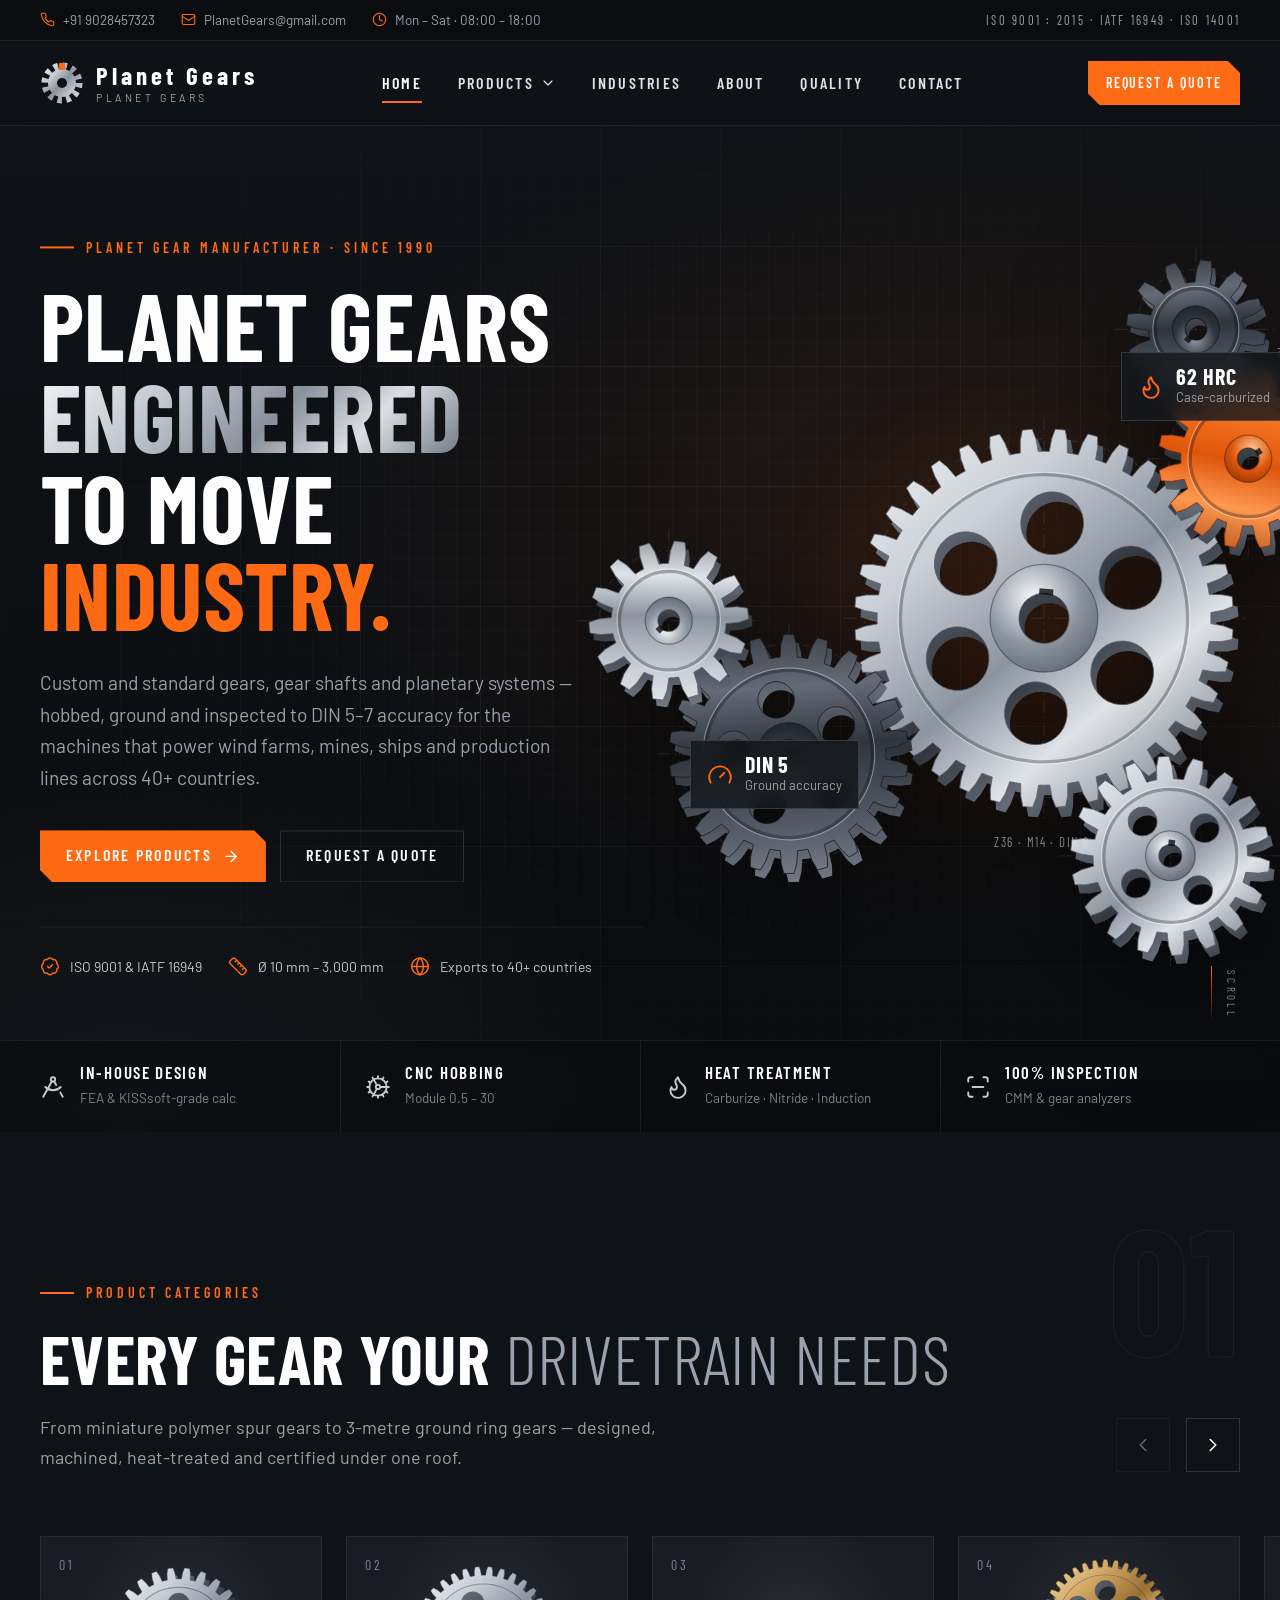
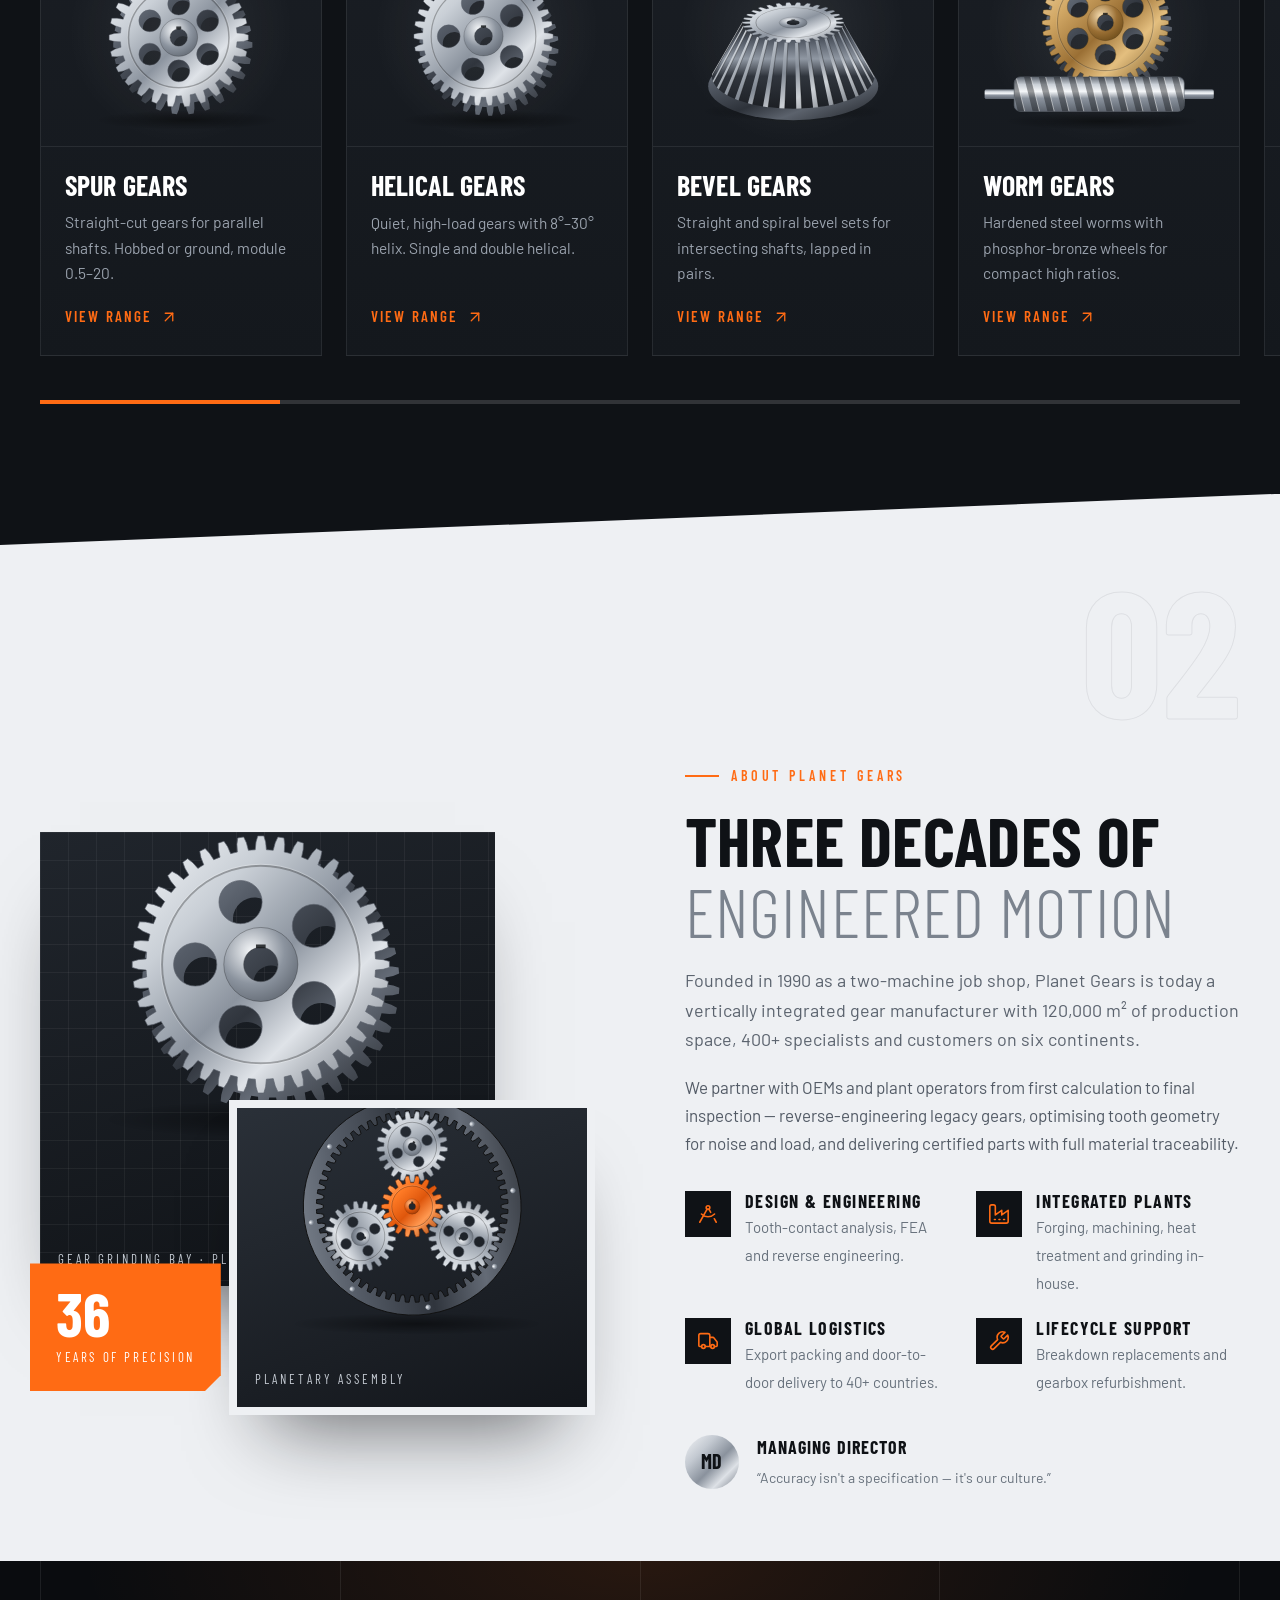
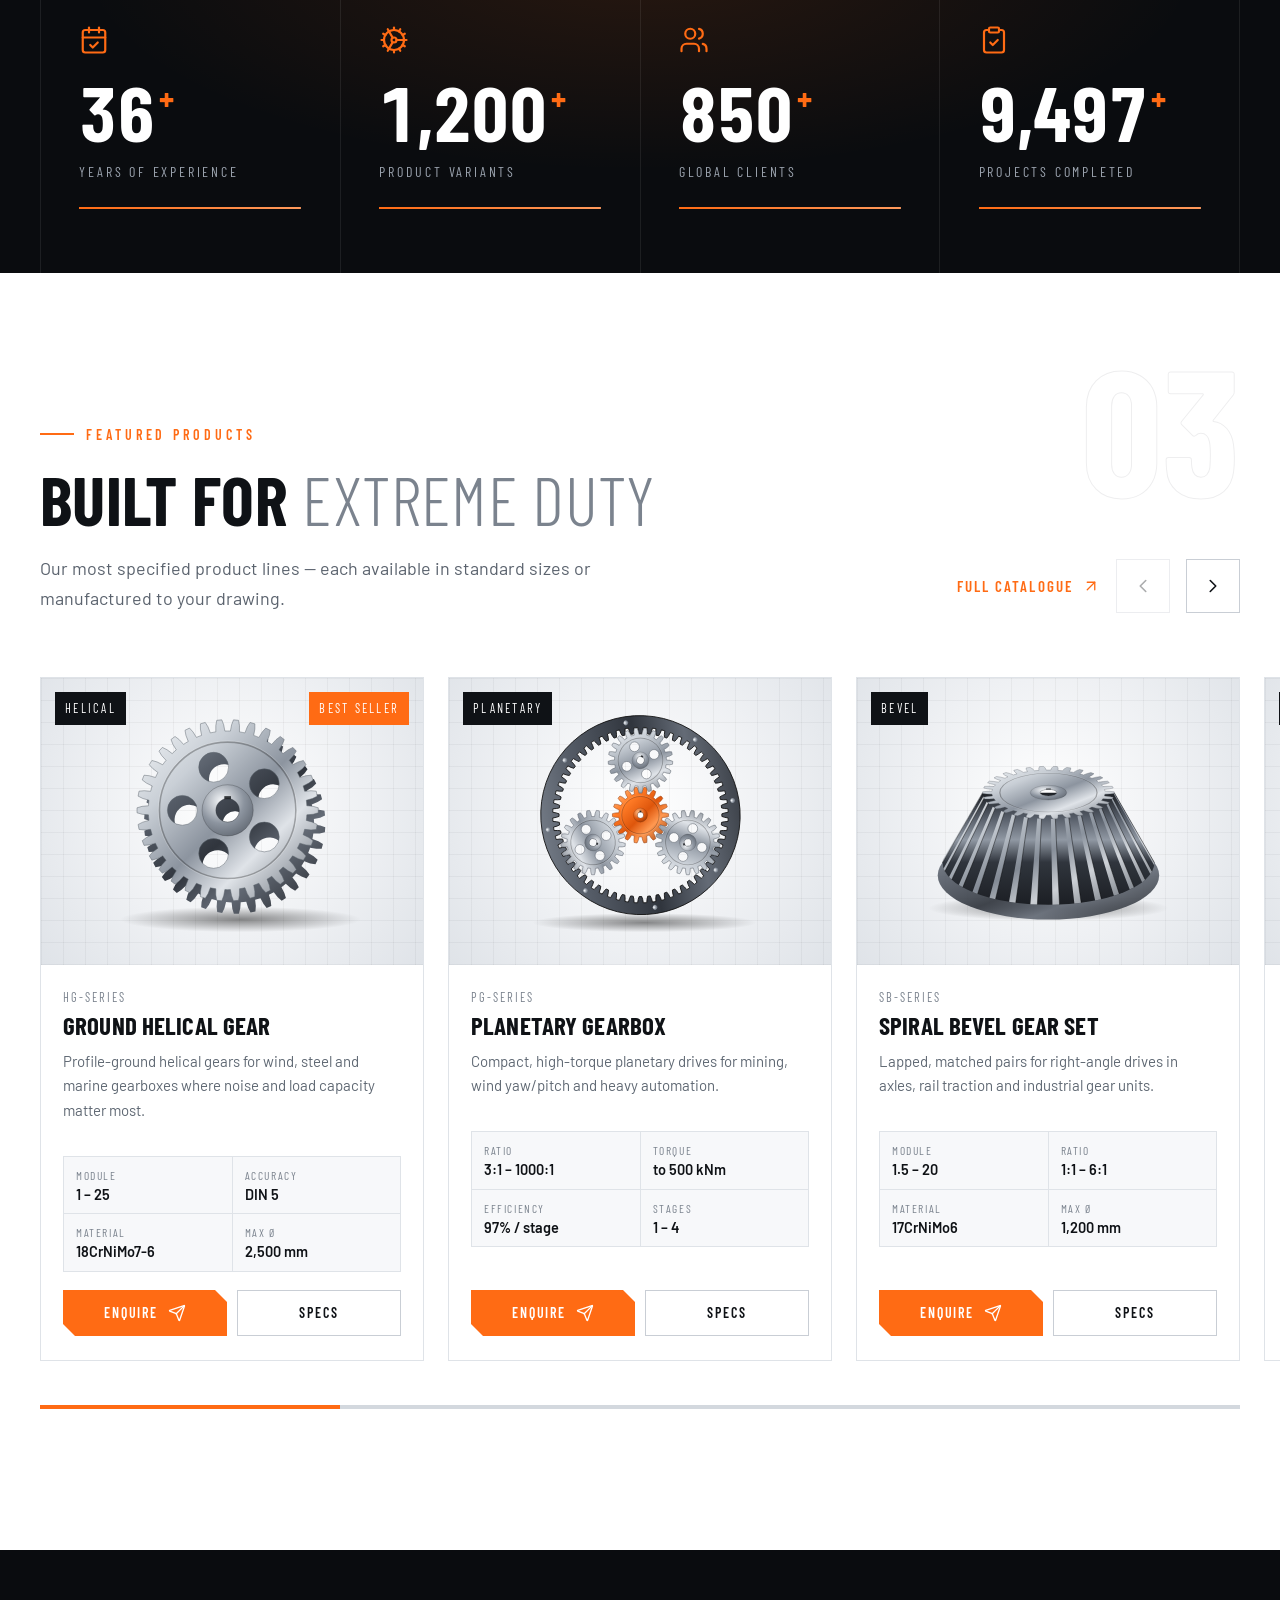
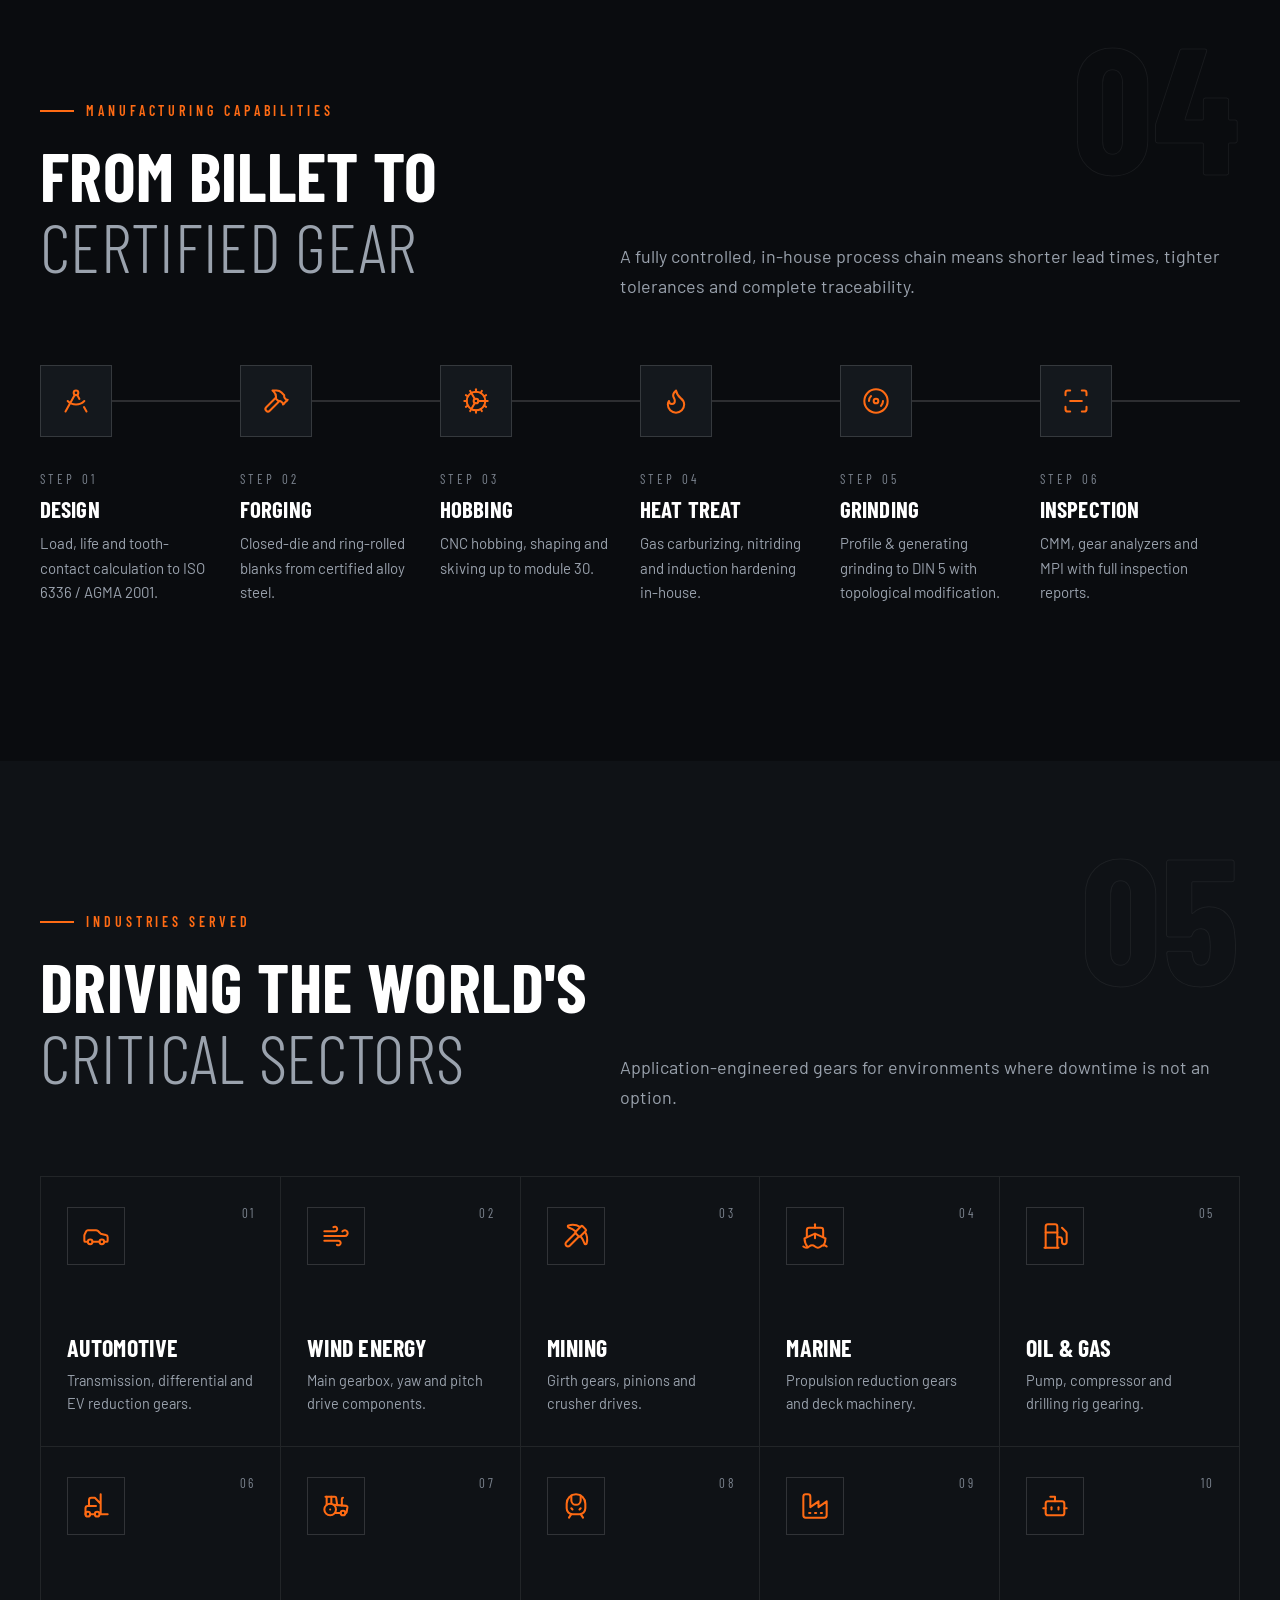
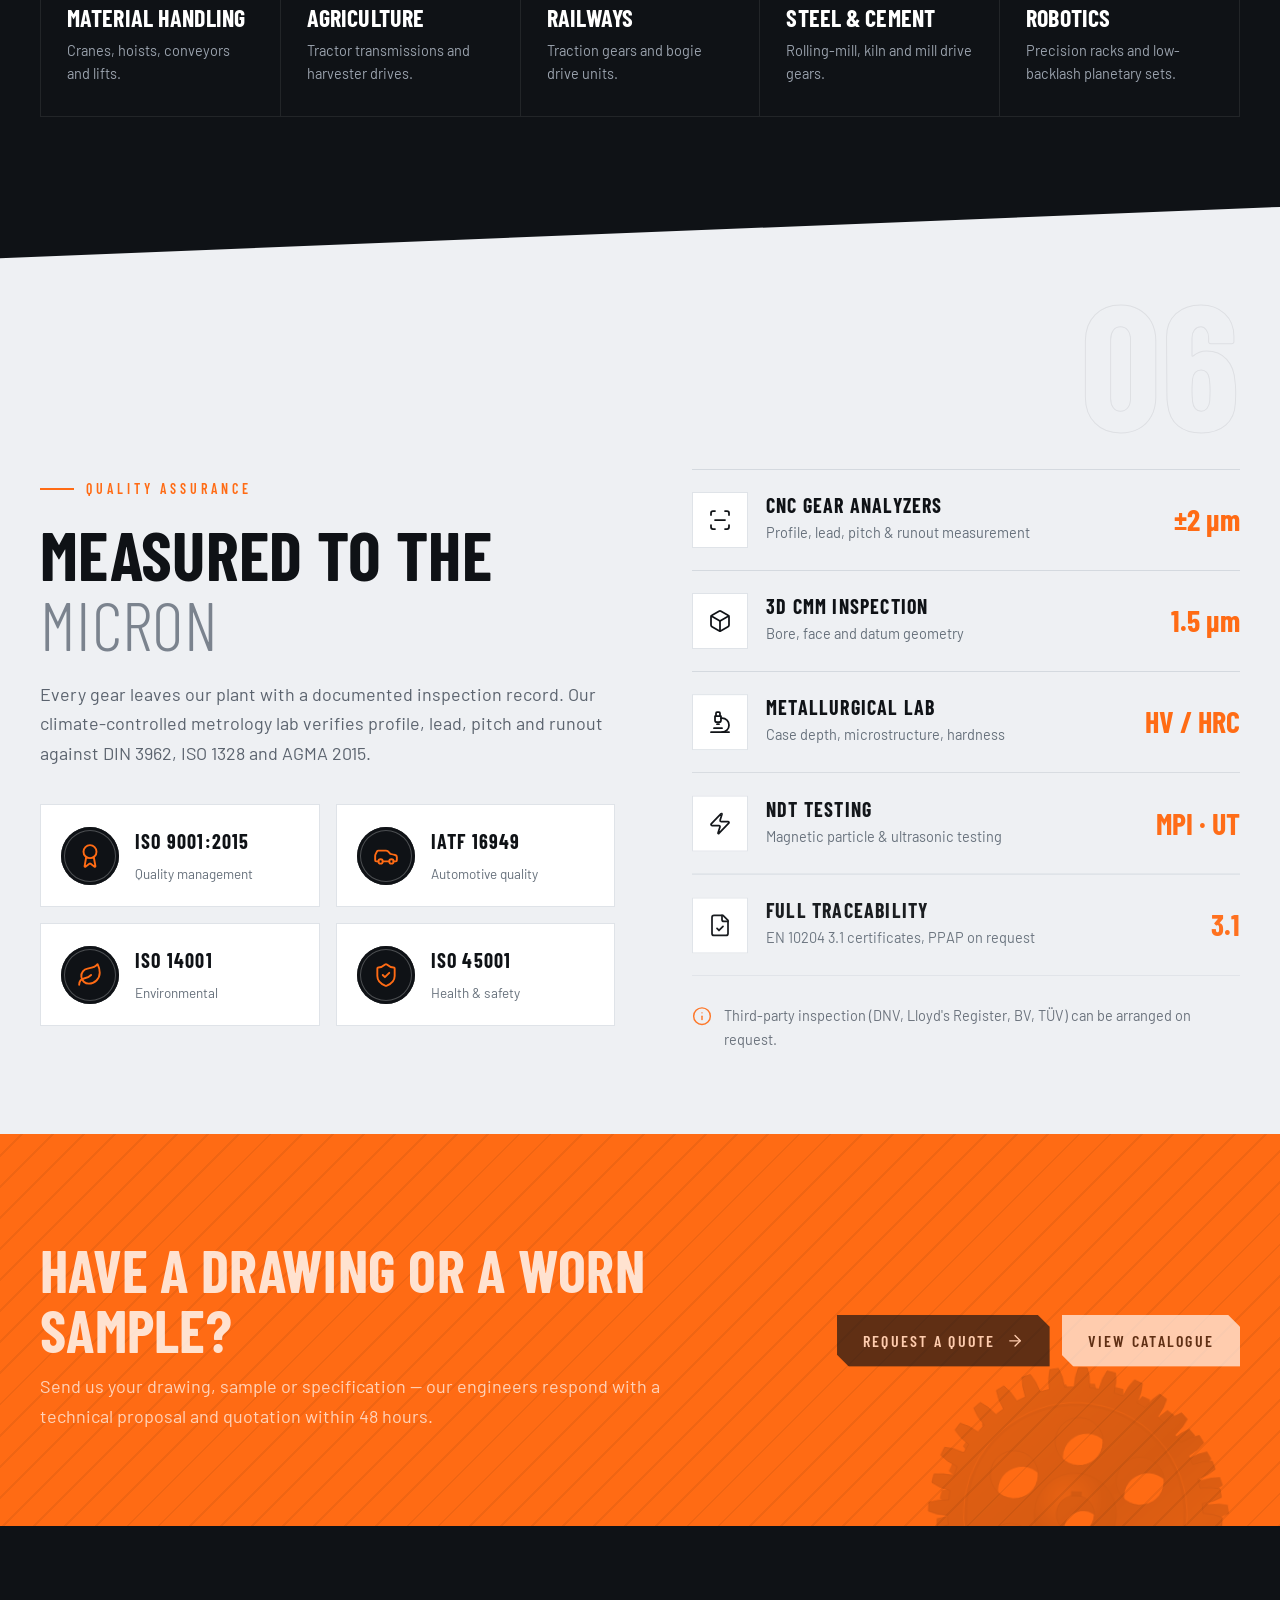
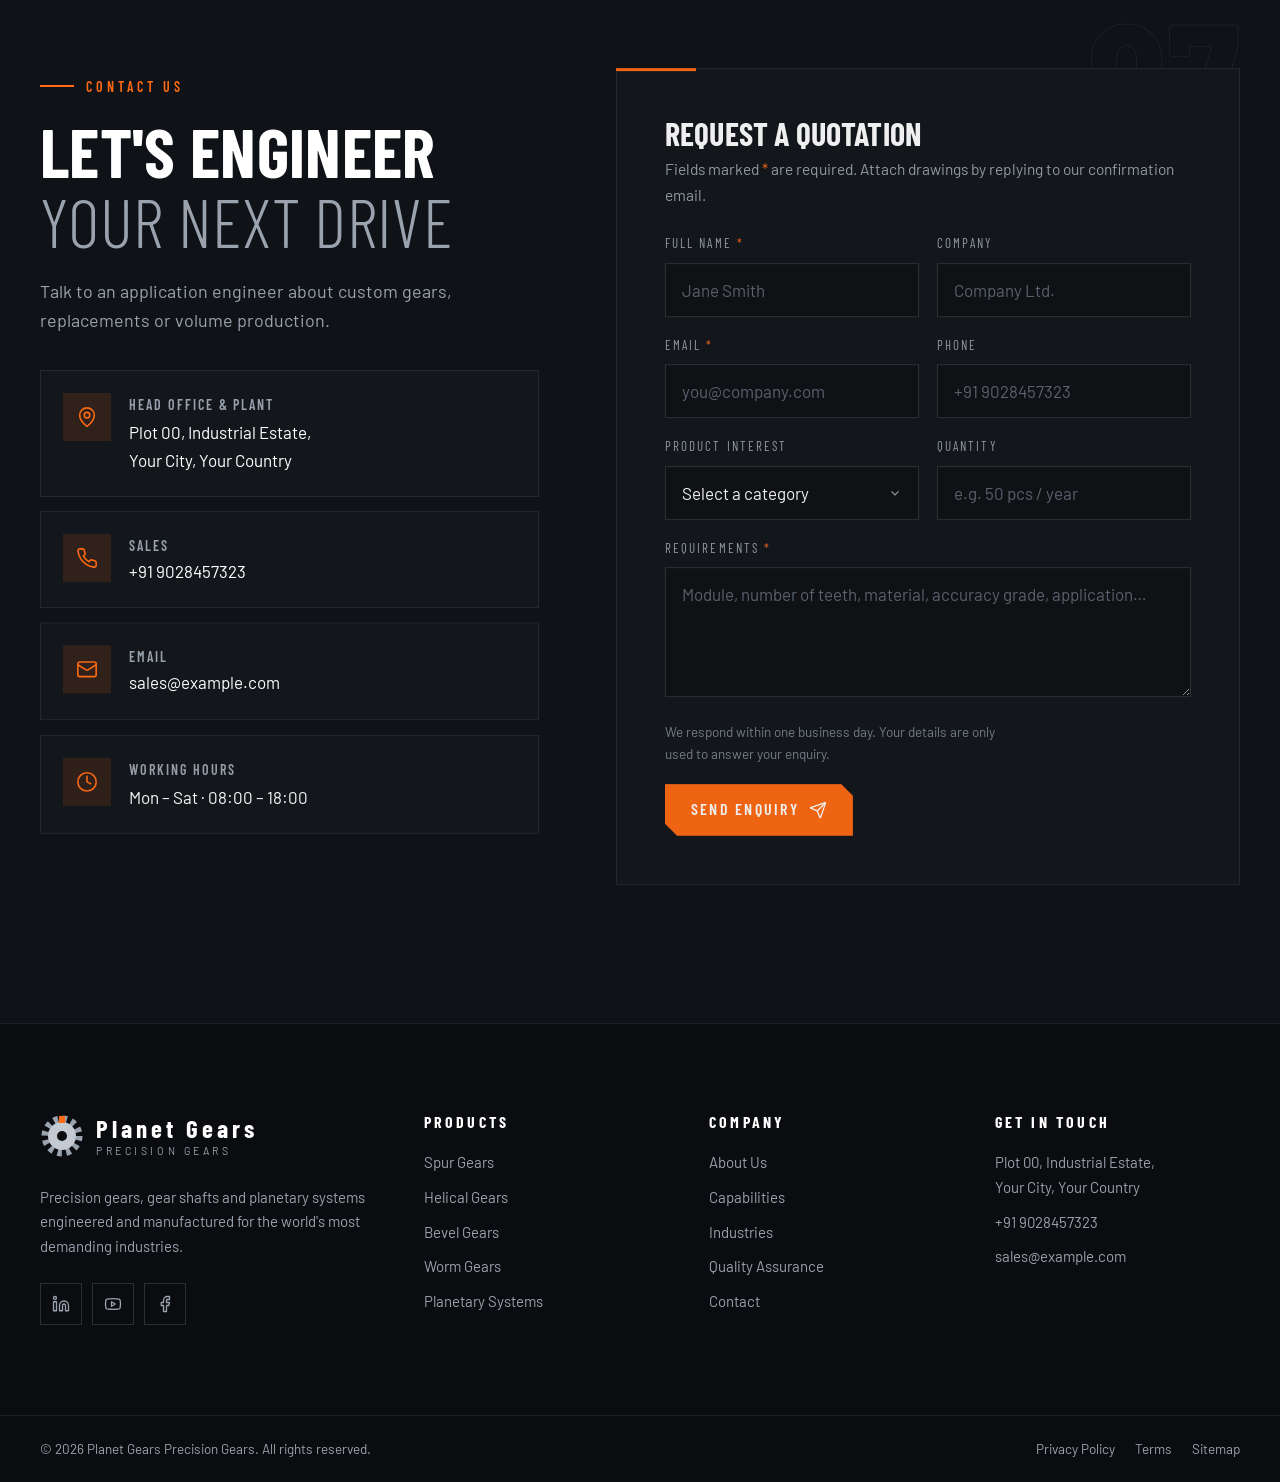
<file: index.html>
<!doctype html>
<html lang="en" class="has-anim">
<head>
  <meta charset="utf-8">
  <meta name="viewport" content="width=device-width, initial-scale=1">
  <title>Planet Gears | Spur, Helical, Bevel &amp; Planetary Gear Manufacturer</title>
  <meta name="description" content="Planet Gears manufactures precision spur, helical, bevel, worm and planetary gears to DIN 5–7 accuracy for automotive, wind energy, mining, marine and heavy industry. ISO 9001 certified. Request a quote.">
  <meta name="theme-color" content="#0f1216">
  <link rel="canonical" href="https://YOUR-USERNAME.github.io/gears-website/">
  <meta property="og:type" content="website">
  <meta property="og:title" content="Planet Gears — Engineered to Move Industry">
  <meta property="og:description" content="Planet gears and gearboxes to DIN 5–7 accuracy for the world's heaviest industries.">
  <meta property="og:image" content="assets/img/og-image.svg">
  <meta name="twitter:card" content="summary_large_image">
  <link rel="icon" href="assets/img/favicon.svg" type="image/svg+xml">

  <script>
    /* Hide reveal elements only if animations will run; fail-safe: show everything if scripts haven't started after 4s
       (main.js still animates everything further down the page when it arrives late, e.g. on a slow phone connection) */
    if (window.matchMedia('(prefers-reduced-motion: reduce)').matches) document.documentElement.classList.remove('has-anim');
    setTimeout(function () { if (!window.__animReady) document.documentElement.classList.remove('has-anim'); }, 4000);
  </script>

  <link rel="preconnect" href="https://fonts.googleapis.com">
  <link rel="preconnect" href="https://fonts.gstatic.com" crossorigin>
  <link href="https://fonts.googleapis.com/css2?family=Barlow+Condensed:wght@300;500;600;700&family=Barlow:wght@400;500;600&display=swap" rel="stylesheet">
  <link rel="stylesheet" href="assets/vendor/swiper-bundle.min.css">
  <link rel="stylesheet" href="assets/css/style.css">
  <link rel="preload" href="assets/vendor/gsap.min.js" as="script">
  <link rel="preload" href="assets/vendor/ScrollTrigger.min.js" as="script">

  <script type="application/ld+json">
  {
    "@context": "https://schema.org",
    "@type": "Organization",
    "name": "Planet Gears Precision Gears",
    "url": "https://YOUR-USERNAME.github.io/gears-website/",
    "logo": "https://YOUR-USERNAME.github.io/gears-website/assets/img/favicon.svg",
    "description": "Manufacturer of precision spur, helical, bevel, worm and planetary gears and gearboxes.",
    "foundingDate": "1990",
    "email": "sales@example.com",
    "telephone": "+91 9028457323",
    "address": { "@type": "PostalAddress", "streetAddress": "Plot 00, Industrial Estate", "addressLocality": "Your City", "addressCountry": "Your Country" }
  }
  </script>
</head>
<body>
  <a class="skip-link" href="#main">Skip to content</a>

  <!-- ================= HEADER ================= -->
  <header class="site-header">
    <div class="topbar">
      <div class="container">
        <ul class="contact-mini">
          <li><a href="tel:+000000000000"><i data-lucide="phone"></i>+91 9028457323</a></li>
          <li class="hide-md"><a href="mailto:sales@example.com"><i data-lucide="mail"></i>PlanetGears@gmail.com</a></li>
          <li class="hide-md"><i data-lucide="clock"></i>Mon – Sat · 08:00 – 18:00</li>
        </ul>
        <span class="topbar-cert">ISO 9001 : 2015 · IATF 16949 · ISO 14001</span>
      </div>
    </div>

    <div class="navbar">
      <div class="container">
        <a class="brand" href="index.html" aria-label="Planet Gears Precision Gears — home">
          <svg class="brand-mark" viewBox="0 0 44 44" aria-hidden="true">
            <defs><linearGradient id="lg-brand" x1="0" y1="0" x2="1" y2="1"><stop offset="0" stop-color="#f4f6f8"/><stop offset=".5" stop-color="#8a929d"/><stop offset="1" stop-color="#dde1e6"/></linearGradient></defs>
            <g class="spin">
              <circle cx="22" cy="22" r="17" fill="none" stroke="url(#lg-brand)" stroke-width="7" stroke-dasharray="4.45 4.45"/>
              <circle cx="22" cy="22" r="14" fill="url(#lg-brand)"/>
              <circle cx="22" cy="22" r="5" fill="#0f1216"/>
            </g>
            <rect x="19" y="2" width="6" height="7" fill="#ff6b14"/>
          </svg>
          <span class="brand-name"><strong>Planet Gears</strong><small>Planet Gears</small></span>
        </a>

        <nav class="main-nav" id="main-nav" aria-label="Primary">
          <div class="nav-drawer-head">
            <span class="brand-name"><strong>Planet Gears</strong><small>Planet Gears</small></span>
            <button type="button" data-close-nav aria-label="Close menu"><i data-lucide="x"></i></button>
          </div>
          <ul class="nav-list">
            <li><a class="nav-link" href="#top" data-section="top">Home</a></li>
            <li class="has-mega">
              <button type="button" class="nav-link mega-toggle" aria-expanded="false" aria-controls="mega-products">Products <i data-lucide="chevron-down"></i></button>
              <div class="mega" id="mega-products">
                <div class="container mega-inner">
                  <div>
                    <p class="mega-label">Product Range</p>
                    <ul class="mega-grid">
                      <li><a class="mega-item" href="products.html?cat=spur"><span class="mini" data-gear="spur" data-teeth="20" data-label="Spur gear"></span><span><strong>Spur Gears</strong><span>Module 0.5 – 20, DIN 6</span></span></a></li>
                      <li><a class="mega-item" href="products.html?cat=helical"><span class="mini" data-gear="helical" data-teeth="24" data-label="Helical gear"></span><span><strong>Helical Gears</strong><span>Ground, up to DIN 5</span></span></a></li>
                      <li><a class="mega-item" href="products.html?cat=bevel"><span class="mini" data-gear="bevel" data-teeth="22" data-label="Bevel gear"></span><span><strong>Bevel Gears</strong><span>Straight &amp; spiral bevel</span></span></a></li>
                      <li><a class="mega-item" href="products.html?cat=worm"><span class="mini" data-gear="worm" data-label="Worm gear set"></span><span><strong>Worm Gears</strong><span>Ratios 5:1 – 100:1</span></span></a></li>
                      <li><a class="mega-item" href="products.html?cat=rack"><span class="mini" data-gear="rack" data-label="Gear rack and pinion"></span><span><strong>Racks &amp; Pinions</strong><span>Lengths to 3 m</span></span></a></li>
                      <li><a class="mega-item" href="products.html?cat=planetary"><span class="mini" data-gear="planetary" data-label="Planetary gear set"></span><span><strong>Planetary Systems</strong><span>Gearboxes &amp; ring gears</span></span></a></li>
                      <li><a class="mega-item" href="products.html?cat=shaft"><span class="mini" data-gear="shaft" data-label="Gear shaft"></span><span><strong>Gear Shafts</strong><span>Integral pinions, splines</span></span></a></li>
                      <li><a class="mega-item" href="products.html?cat=sprocket"><span class="mini" data-gear="sprocket" data-teeth="18" data-label="Chain sprocket"></span><span><strong>Sprockets</strong><span>Simplex to triplex</span></span></a></li>
                    </ul>
                  </div>
                  <a class="mega-feature" href="products.html">
                    <span data-gear="helical" data-teeth="30" data-tone="orange" data-holes="0" aria-hidden="true"></span>
                    <h3>Full Catalogue</h3>
                    <p>Filter 12 product families by type, material and industry — with full specifications.</p>
                    <span class="link-arrow">Browse catalogue <i data-lucide="arrow-up-right"></i></span>
                  </a>
                </div>
              </div>
            </li>
            <li><a class="nav-link" href="#industries" data-section="industries">Industries</a></li>
            <li><a class="nav-link" href="#about" data-section="about">About</a></li>
            <li><a class="nav-link" href="#quality" data-section="quality">Quality</a></li>
            <li><a class="nav-link" href="#contact" data-section="contact">Contact</a></li>
          </ul>
          <div class="nav-drawer-foot">
            <a href="tel:+000000000000"><i data-lucide="phone"></i>+91 9028457323</a>
            <a href="mailto:sales@example.com"><i data-lucide="mail"></i>PlanetGears@gmail.com</a>
            <a class="btn btn-primary" href="#contact" data-enquire>Request a Quote <i data-lucide="arrow-right"></i></a>
          </div>
        </nav>

        <div class="nav-actions">
          <a class="btn btn-primary btn-sm" href="#contact" data-enquire data-magnetic>Request a Quote</a>
          <button type="button" class="menu-toggle" aria-label="Open menu" aria-controls="main-nav" aria-expanded="false"><i data-lucide="menu"></i></button>
        </div>
      </div>
    </div>
  </header>
  <div class="nav-overlay" aria-hidden="true"></div>

  <main id="main">

    <!-- ================= HERO ================= -->
    <section class="hero" id="top" aria-labelledby="hero-title">
      <div class="blueprint" aria-hidden="true"></div>
      <div class="container hero-grid">
        <div class="hero-copy">
          <span class="eyebrow" data-hero>Planet Gear Manufacturer · Since 1990</span>
          <h1 id="hero-title">
            <span class="line"><span>Planet gears</span></span>
            <span class="line"><span class="metal-text">Engineered</span></span>
            <span class="line"><span>To Move <span class="accent">Industry.</span></span></span>
          </h1>
          <p class="hero-lead" data-hero>Custom and standard gears, gear shafts and planetary systems — hobbed, ground and inspected to DIN 5–7 accuracy for the machines that power wind farms, mines, ships and production lines across 40+ countries.</p>
          <div class="hero-cta" data-hero>
            <a class="btn btn-primary" href="products.html" data-magnetic>Explore Products <i data-lucide="arrow-right"></i></a>
            <a class="btn btn-ghost" href="#contact" data-enquire>Request a Quote</a>
          </div>
          <ul class="hero-badges" data-hero>
            <li><i data-lucide="badge-check"></i>ISO 9001 &amp; IATF 16949</li>
            <li><i data-lucide="ruler"></i>Ø 10 mm – 3,000 mm</li>
            <li><i data-lucide="globe"></i>Exports to 40+ countries</li>
          </ul>
        </div>

        <div class="hero-visual" aria-hidden="true">
          <div class="hero-gears" data-hero-gears></div>
          <div class="hero-chip c1"><i data-lucide="gauge"></i><div><strong>DIN 5</strong>Ground accuracy</div></div>
          <div class="hero-chip c2"><i data-lucide="flame"></i><div><strong>62 HRC</strong>Case-carburized</div></div>
        </div>
      </div>

      <div class="hero-strip">
        <div class="container">
          <div class="item"><i data-lucide="drafting-compass"></i><div><strong>In-house Design</strong><span>FEA &amp; KISSsoft-grade calc</span></div></div>
          <div class="item"><i data-lucide="cog"></i><div><strong>CNC Hobbing</strong><span>Module 0.5 – 30</span></div></div>
          <div class="item"><i data-lucide="flame"></i><div><strong>Heat Treatment</strong><span>Carburize · Nitride · Induction</span></div></div>
          <div class="item"><i data-lucide="scan-line"></i><div><strong>100% Inspection</strong><span>CMM &amp; gear analyzers</span></div></div>
        </div>
      </div>
      <span class="scroll-cue" aria-hidden="true">SCROLL</span>
    </section>

    <!-- ================= CATEGORIES (Swiper) ================= -->
    <section class="section section-dark" id="products" aria-labelledby="cat-title">
      <span class="section-index" aria-hidden="true">01</span>
      <div class="container">
        <div class="section-head">
          <div>
            <span class="eyebrow">Product Categories</span>
            <h2 class="section-title" id="cat-title" data-reveal>Every Gear Your <span class="thin">Drivetrain Needs</span></h2>
            <p class="section-lead" data-reveal>From miniature polymer spur gears to 3-metre ground ring gears — designed, machined, heat-treated and certified under one roof.</p>
          </div>
          <div class="slider-controls" data-reveal>
            <button class="slider-btn cat-prev" type="button" aria-label="Previous category"><i data-lucide="chevron-left"></i></button>
            <button class="slider-btn cat-next" type="button" aria-label="Next category"><i data-lucide="chevron-right"></i></button>
          </div>
        </div>

        <div class="swiper cat-slider" data-reveal>
          <div class="swiper-wrapper">
            <article class="swiper-slide"><a class="cat-card" href="products.html?cat=spur"><div class="art"><span class="num">01</span><div data-gear="spur" data-teeth="26" data-label="Spur gear"></div></div><div class="body"><h3>Spur Gears</h3><p>Straight-cut gears for parallel shafts. Hobbed or ground, module 0.5–20.</p><span class="link-arrow">View range <i data-lucide="arrow-up-right"></i></span></div></a></article>
            <article class="swiper-slide"><a class="cat-card" href="products.html?cat=helical"><div class="art"><span class="num">02</span><div data-gear="helical" data-teeth="34" data-label="Helical gear"></div></div><div class="body"><h3>Helical Gears</h3><p>Quiet, high-load gears with 8°–30° helix. Single and double helical.</p><span class="link-arrow">View range <i data-lucide="arrow-up-right"></i></span></div></a></article>
            <article class="swiper-slide"><a class="cat-card" href="products.html?cat=bevel"><div class="art"><span class="num">03</span><div data-gear="bevel" data-teeth="30" data-label="Bevel gear"></div></div><div class="body"><h3>Bevel Gears</h3><p>Straight and spiral bevel sets for intersecting shafts, lapped in pairs.</p><span class="link-arrow">View range <i data-lucide="arrow-up-right"></i></span></div></a></article>
            <article class="swiper-slide"><a class="cat-card" href="products.html?cat=worm"><div class="art"><span class="num">04</span><div data-gear="worm" data-label="Worm and wheel"></div></div><div class="body"><h3>Worm Gears</h3><p>Hardened steel worms with phosphor-bronze wheels for compact high ratios.</p><span class="link-arrow">View range <i data-lucide="arrow-up-right"></i></span></div></a></article>
            <article class="swiper-slide"><a class="cat-card" href="products.html?cat=rack"><div class="art"><span class="num">05</span><div data-gear="rack" data-label="Rack and pinion"></div></div><div class="body"><h3>Racks &amp; Pinions</h3><p>Induction-hardened racks for linear motion, joinable to any length.</p><span class="link-arrow">View range <i data-lucide="arrow-up-right"></i></span></div></a></article>
            <article class="swiper-slide"><a class="cat-card" href="products.html?cat=planetary"><div class="art"><span class="num">06</span><div data-gear="planetary" data-label="Planetary gear system"></div></div><div class="body"><h3>Planetary Systems</h3><p>Sun, planet and ring gear sets plus complete planetary gearboxes.</p><span class="link-arrow">View range <i data-lucide="arrow-up-right"></i></span></div></a></article>
            <article class="swiper-slide"><a class="cat-card" href="products.html?cat=shaft"><div class="art"><span class="num">07</span><div data-gear="shaft" data-label="Gear shaft"></div></div><div class="body"><h3>Gear Shafts</h3><p>Integral pinion shafts and DIN 5480 splined shafts up to 2.5 m.</p><span class="link-arrow">View range <i data-lucide="arrow-up-right"></i></span></div></a></article>
            <article class="swiper-slide"><a class="cat-card" href="products.html?cat=sprocket"><div class="art"><span class="num">08</span><div data-gear="sprocket" data-teeth="22" data-label="Chain sprocket"></div></div><div class="body"><h3>Sprockets</h3><p>Simplex, duplex and triplex sprockets with hardened teeth.</p><span class="link-arrow">View range <i data-lucide="arrow-up-right"></i></span></div></a></article>
          </div>
        </div>
        <div class="slider-progress cat-progress"></div>
      </div>
    </section>

    <!-- ================= ABOUT ================= -->
    <section class="section section-light edge-top" id="about" aria-labelledby="about-title" data-transition>
      <span class="section-index" aria-hidden="true">02</span>
      <div class="container about-grid">
        <div class="about-visual" data-reveal="left">
          <div class="about-panel p1">
            <div class="bp"></div>
            <div data-gear="helical" data-teeth="40" data-parallax="6" data-label="Large ground helical gear"></div>
            <span class="tag">Gear Grinding Bay · Plant 1</span>
          </div>
          <div class="about-panel p2">
            <div data-gear="planetary" data-parallax="10" data-label="Planetary gear assembly"></div>
            <span class="tag">Planetary Assembly</span>
          </div>
          <div class="about-years"><strong>36</strong><span>Years of precision</span></div>
        </div>

        <div class="about-copy">
          <span class="eyebrow">About Planet Gears</span>
          <h2 class="section-title" id="about-title" data-reveal>Three Decades of <span class="thin">Engineered Motion</span></h2>
          <p class="section-lead" data-reveal>Founded in 1990 as a two-machine job shop, Planet Gears is today a vertically integrated gear manufacturer with 120,000 m² of production space, 400+ specialists and customers on six continents.</p>
          <p data-reveal>We partner with OEMs and plant operators from first calculation to final inspection — reverse-engineering legacy gears, optimising tooth geometry for noise and load, and delivering certified parts with full material traceability.</p>
          <ul class="about-points">
            <li data-reveal><span class="ico"><i data-lucide="drafting-compass"></i></span><div><strong>Design &amp; Engineering</strong><span>Tooth-contact analysis, FEA and reverse engineering.</span></div></li>
            <li data-reveal><span class="ico"><i data-lucide="factory"></i></span><div><strong>Integrated Plants</strong><span>Forging, machining, heat treatment and grinding in-house.</span></div></li>
            <li data-reveal><span class="ico"><i data-lucide="truck"></i></span><div><strong>Global Logistics</strong><span>Export packing and door-to-door delivery to 40+ countries.</span></div></li>
            <li data-reveal><span class="ico"><i data-lucide="wrench"></i></span><div><strong>Lifecycle Support</strong><span>Breakdown replacements and gearbox refurbishment.</span></div></li>
          </ul>
          <div class="signature" data-reveal>
            <span class="avatar" aria-hidden="true">MD</span>
            <div><strong>Managing Director</strong><span>“Accuracy isn't a specification — it's our culture.”</span></div>
          </div>
        </div>
      </div>
    </section>

    <!-- ================= COUNTERS ================= -->
    <section class="stats" aria-label="Company in numbers">
      <div class="container">
        <div class="stats-grid">
          <div class="stat" data-reveal><i data-lucide="calendar-check"></i><div class="value"><span data-count="36">36</span><sup>+</sup></div><div class="label">Years of Experience</div><div class="bar"><i></i></div></div>
          <div class="stat" data-reveal><i data-lucide="cog"></i><div class="value"><span data-count="1200">1,200</span><sup>+</sup></div><div class="label">Product Variants</div><div class="bar"><i></i></div></div>
          <div class="stat" data-reveal><i data-lucide="users"></i><div class="value"><span data-count="850">850</span><sup>+</sup></div><div class="label">Global Clients</div><div class="bar"><i></i></div></div>
          <div class="stat" data-reveal><i data-lucide="clipboard-check"></i><div class="value"><span data-count="9500">9,500</span><sup>+</sup></div><div class="label">Projects Completed</div><div class="bar"><i></i></div></div>
        </div>
      </div>
    </section>

    <!-- ================= FEATURED PRODUCTS (Swiper) ================= -->
    <section class="section section-white" id="featured" aria-labelledby="feat-title">
      <span class="section-index" aria-hidden="true">03</span>
      <div class="container">
        <div class="section-head">
          <div>
            <span class="eyebrow">Featured Products</span>
            <h2 class="section-title" id="feat-title" data-reveal>Built for <span class="thin">Extreme Duty</span></h2>
            <p class="section-lead" data-reveal>Our most specified product lines — each available in standard sizes or manufactured to your drawing.</p>
          </div>
          <div class="slider-controls" data-reveal>
            <a class="link-arrow" href="products.html">Full catalogue <i data-lucide="arrow-up-right"></i></a>
            <button class="slider-btn feat-prev" type="button" aria-label="Previous product"><i data-lucide="chevron-left"></i></button>
            <button class="slider-btn feat-next" type="button" aria-label="Next product"><i data-lucide="chevron-right"></i></button>
          </div>
        </div>

        <div class="swiper featured-slider" data-reveal>
          <div class="swiper-wrapper">
            <article class="swiper-slide product-card">
              <div class="media"><span class="badge">Helical</span><span class="badge hot">Best seller</span><div data-gear="helical" data-teeth="34" data-label="Ground helical gear HG-Series"></div></div>
              <div class="content">
                <span class="sku">HG-Series</span>
                <h3>Ground Helical Gear</h3>
                <p class="desc">Profile-ground helical gears for wind, steel and marine gearboxes where noise and load capacity matter most.</p>
                <dl class="spec-list">
                  <div><dt>Module</dt><dd>1 – 25</dd></div>
                  <div><dt>Accuracy</dt><dd>DIN 5</dd></div>
                  <div><dt>Material</dt><dd>18CrNiMo7-6</dd></div>
                  <div><dt>Max Ø</dt><dd>2,500 mm</dd></div>
                </dl>
                <div class="actions"><a class="btn btn-primary" href="#contact" data-enquire data-product="Ground Helical Gear (HG-Series)">Enquire <i data-lucide="send"></i></a><a class="btn btn-outline-dark" href="products.html?cat=helical">Specs</a></div>
              </div>
            </article>
            <article class="swiper-slide product-card">
              <div class="media"><span class="badge">Planetary</span><div data-gear="planetary" data-label="Planetary gearbox PG-Series"></div></div>
              <div class="content">
                <span class="sku">PG-Series</span>
                <h3>Planetary Gearbox</h3>
                <p class="desc">Compact, high-torque planetary drives for mining, wind yaw/pitch and heavy automation.</p>
                <dl class="spec-list">
                  <div><dt>Ratio</dt><dd>3:1 – 1000:1</dd></div>
                  <div><dt>Torque</dt><dd>to 500 kNm</dd></div>
                  <div><dt>Efficiency</dt><dd>97% / stage</dd></div>
                  <div><dt>Stages</dt><dd>1 – 4</dd></div>
                </dl>
                <div class="actions"><a class="btn btn-primary" href="#contact" data-enquire data-product="Planetary Gearbox (PG-Series)">Enquire <i data-lucide="send"></i></a><a class="btn btn-outline-dark" href="products.html?cat=planetary">Specs</a></div>
              </div>
            </article>
            <article class="swiper-slide product-card">
              <div class="media"><span class="badge">Bevel</span><div data-gear="bevel" data-teeth="30" data-label="Spiral bevel gear set"></div></div>
              <div class="content">
                <span class="sku">SB-Series</span>
                <h3>Spiral Bevel Gear Set</h3>
                <p class="desc">Lapped, matched pairs for right-angle drives in axles, rail traction and industrial gear units.</p>
                <dl class="spec-list">
                  <div><dt>Module</dt><dd>1.5 – 20</dd></div>
                  <div><dt>Ratio</dt><dd>1:1 – 6:1</dd></div>
                  <div><dt>Material</dt><dd>17CrNiMo6</dd></div>
                  <div><dt>Max Ø</dt><dd>1,200 mm</dd></div>
                </dl>
                <div class="actions"><a class="btn btn-primary" href="#contact" data-enquire data-product="Spiral Bevel Gear Set (SB-Series)">Enquire <i data-lucide="send"></i></a><a class="btn btn-outline-dark" href="products.html?cat=bevel">Specs</a></div>
              </div>
            </article>
            <article class="swiper-slide product-card">
              <div class="media"><span class="badge">Worm</span><div data-gear="worm" data-label="Worm and worm wheel set"></div></div>
              <div class="content">
                <span class="sku">WG-Series</span>
                <h3>Worm &amp; Wheel Set</h3>
                <p class="desc">Case-hardened, ground worms paired with centrifugally-cast bronze wheels for smooth, self-locking drives.</p>
                <dl class="spec-list">
                  <div><dt>Ratio</dt><dd>5:1 – 100:1</dd></div>
                  <div><dt>Module</dt><dd>1 – 20</dd></div>
                  <div><dt>Wheel</dt><dd>CuSn12 bronze</dd></div>
                  <div><dt>Accuracy</dt><dd>DIN 7</dd></div>
                </dl>
                <div class="actions"><a class="btn btn-primary" href="#contact" data-enquire data-product="Worm & Wheel Set (WG-Series)">Enquire <i data-lucide="send"></i></a><a class="btn btn-outline-dark" href="products.html?cat=worm">Specs</a></div>
              </div>
            </article>
            <article class="swiper-slide product-card">
              <div class="media"><span class="badge">Spur</span><div data-gear="spur" data-teeth="28" data-label="Precision spur gear SG-Series"></div></div>
              <div class="content">
                <span class="sku">SG-Series</span>
                <h3>Precision Spur Gear</h3>
                <p class="desc">Hobbed and ground spur gears with carburized flanks for transmissions and material handling.</p>
                <dl class="spec-list">
                  <div><dt>Module</dt><dd>0.5 – 20</dd></div>
                  <div><dt>Accuracy</dt><dd>DIN 6</dd></div>
                  <div><dt>Hardness</dt><dd>58 – 62 HRC</dd></div>
                  <div><dt>Max Ø</dt><dd>2,000 mm</dd></div>
                </dl>
                <div class="actions"><a class="btn btn-primary" href="#contact" data-enquire data-product="Precision Spur Gear (SG-Series)">Enquire <i data-lucide="send"></i></a><a class="btn btn-outline-dark" href="products.html?cat=spur">Specs</a></div>
              </div>
            </article>
            <article class="swiper-slide product-card">
              <div class="media"><span class="badge">Racks</span><div data-gear="rack" data-label="Gear rack and pinion"></div></div>
              <div class="content">
                <span class="sku">RP-Series</span>
                <h3>Rack &amp; Pinion</h3>
                <p class="desc">Induction-hardened, ground racks with matched pinions for gantries, lifts and CNC axes.</p>
                <dl class="spec-list">
                  <div><dt>Module</dt><dd>1 – 12</dd></div>
                  <div><dt>Length</dt><dd>to 3,000 mm</dd></div>
                  <div><dt>Accuracy</dt><dd>DIN 6 – 7</dd></div>
                  <div><dt>Material</dt><dd>42CrMo4</dd></div>
                </dl>
                <div class="actions"><a class="btn btn-primary" href="#contact" data-enquire data-product="Rack & Pinion (RP-Series)">Enquire <i data-lucide="send"></i></a><a class="btn btn-outline-dark" href="products.html?cat=rack">Specs</a></div>
              </div>
            </article>
          </div>
        </div>
        <div class="slider-progress feat-progress"></div>
      </div>
    </section>

    <!-- ================= PROCESS ================= -->
    <section class="section section-darker process" id="capabilities" aria-labelledby="proc-title">
      <span class="section-index" aria-hidden="true">04</span>
      <div class="container">
        <div class="section-head">
          <div>
            <span class="eyebrow">Manufacturing Capabilities</span>
            <h2 class="section-title" id="proc-title" data-reveal>From Billet to <span class="thin">Certified Gear</span></h2>
          </div>
          <p class="section-lead" data-reveal>A fully controlled, in-house process chain means shorter lead times, tighter tolerances and complete traceability.</p>
        </div>
        <ol class="process-track">
          <li class="process-line" aria-hidden="true"><i></i></li>
          <li class="step" data-reveal><div class="dot"><i data-lucide="drafting-compass"></i></div><span class="n">STEP 01</span><h3>Design</h3><p>Load, life and tooth-contact calculation to ISO 6336 / AGMA 2001.</p></li>
          <li class="step" data-reveal><div class="dot"><i data-lucide="hammer"></i></div><span class="n">STEP 02</span><h3>Forging</h3><p>Closed-die and ring-rolled blanks from certified alloy steel.</p></li>
          <li class="step" data-reveal><div class="dot"><i data-lucide="cog"></i></div><span class="n">STEP 03</span><h3>Hobbing</h3><p>CNC hobbing, shaping and skiving up to module 30.</p></li>
          <li class="step" data-reveal><div class="dot"><i data-lucide="flame"></i></div><span class="n">STEP 04</span><h3>Heat Treat</h3><p>Gas carburizing, nitriding and induction hardening in-house.</p></li>
          <li class="step" data-reveal><div class="dot"><i data-lucide="disc-3"></i></div><span class="n">STEP 05</span><h3>Grinding</h3><p>Profile &amp; generating grinding to DIN 5 with topological modification.</p></li>
          <li class="step" data-reveal><div class="dot"><i data-lucide="scan-line"></i></div><span class="n">STEP 06</span><h3>Inspection</h3><p>CMM, gear analyzers and MPI with full inspection reports.</p></li>
        </ol>
      </div>
    </section>

    <!-- ================= INDUSTRIES ================= -->
    <section class="section section-dark" id="industries" aria-labelledby="ind-title">
      <span class="section-index" aria-hidden="true">05</span>
      <div class="container">
        <div class="section-head">
          <div>
            <span class="eyebrow">Industries Served</span>
            <h2 class="section-title" id="ind-title" data-reveal>Driving the World's <span class="thin">Critical Sectors</span></h2>
          </div>
          <p class="section-lead" data-reveal>Application-engineered gears for environments where downtime is not an option.</p>
        </div>
        <ul class="ind-grid">
          <li class="ind-card"><span class="idx">01</span><span class="ico"><i data-lucide="car"></i></span><div><h3>Automotive</h3><p>Transmission, differential and EV reduction gears.</p></div></li>
          <li class="ind-card"><span class="idx">02</span><span class="ico"><i data-lucide="wind"></i></span><div><h3>Wind Energy</h3><p>Main gearbox, yaw and pitch drive components.</p></div></li>
          <li class="ind-card"><span class="idx">03</span><span class="ico"><i data-lucide="pickaxe"></i></span><div><h3>Mining</h3><p>Girth gears, pinions and crusher drives.</p></div></li>
          <li class="ind-card"><span class="idx">04</span><span class="ico"><i data-lucide="ship"></i></span><div><h3>Marine</h3><p>Propulsion reduction gears and deck machinery.</p></div></li>
          <li class="ind-card"><span class="idx">05</span><span class="ico"><i data-lucide="fuel"></i></span><div><h3>Oil &amp; Gas</h3><p>Pump, compressor and drilling rig gearing.</p></div></li>
          <li class="ind-card"><span class="idx">06</span><span class="ico"><i data-lucide="forklift"></i></span><div><h3>Material Handling</h3><p>Cranes, hoists, conveyors and lifts.</p></div></li>
          <li class="ind-card"><span class="idx">07</span><span class="ico"><i data-lucide="tractor"></i></span><div><h3>Agriculture</h3><p>Tractor transmissions and harvester drives.</p></div></li>
          <li class="ind-card"><span class="idx">08</span><span class="ico"><i data-lucide="train-front"></i></span><div><h3>Railways</h3><p>Traction gears and bogie drive units.</p></div></li>
          <li class="ind-card"><span class="idx">09</span><span class="ico"><i data-lucide="factory"></i></span><div><h3>Steel &amp; Cement</h3><p>Rolling-mill, kiln and mill drive gears.</p></div></li>
          <li class="ind-card"><span class="idx">10</span><span class="ico"><i data-lucide="bot"></i></span><div><h3>Robotics</h3><p>Precision racks and low-backlash planetary sets.</p></div></li>
        </ul>
      </div>
    </section>

    <!-- ================= QUALITY ================= -->
    <section class="section section-light edge-top" id="quality" aria-labelledby="qa-title" data-transition>
      <span class="section-index" aria-hidden="true">06</span>
      <div class="container quality-grid">
        <div>
          <span class="eyebrow">Quality Assurance</span>
          <h2 class="section-title" id="qa-title" data-reveal>Measured to the <span class="thin">Micron</span></h2>
          <p class="section-lead" data-reveal>Every gear leaves our plant with a documented inspection record. Our climate-controlled metrology lab verifies profile, lead, pitch and runout against DIN 3962, ISO 1328 and AGMA 2015.</p>
          <div class="cert-grid">
            <div class="cert" data-reveal><span class="seal"><i data-lucide="award"></i></span><div><strong>ISO 9001:2015</strong><span>Quality management</span></div></div>
            <div class="cert" data-reveal><span class="seal"><i data-lucide="car"></i></span><div><strong>IATF 16949</strong><span>Automotive quality</span></div></div>
            <div class="cert" data-reveal><span class="seal"><i data-lucide="leaf"></i></span><div><strong>ISO 14001</strong><span>Environmental</span></div></div>
            <div class="cert" data-reveal><span class="seal"><i data-lucide="shield-check"></i></span><div><strong>ISO 45001</strong><span>Health &amp; safety</span></div></div>
          </div>
        </div>
        <div>
          <ul class="qa-list">
            <li class="qa-item" data-reveal><span class="ico"><i data-lucide="scan-line"></i></span><div><strong>CNC Gear Analyzers</strong><span>Profile, lead, pitch &amp; runout measurement</span></div><span class="metric">±2 µm</span></li>
            <li class="qa-item" data-reveal><span class="ico"><i data-lucide="box"></i></span><div><strong>3D CMM Inspection</strong><span>Bore, face and datum geometry</span></div><span class="metric">1.5 µm</span></li>
            <li class="qa-item" data-reveal><span class="ico"><i data-lucide="microscope"></i></span><div><strong>Metallurgical Lab</strong><span>Case depth, microstructure, hardness</span></div><span class="metric">HV / HRC</span></li>
            <li class="qa-item" data-reveal><span class="ico"><i data-lucide="zap"></i></span><div><strong>NDT Testing</strong><span>Magnetic particle &amp; ultrasonic testing</span></div><span class="metric">MPI · UT</span></li>
            <li class="qa-item" data-reveal><span class="ico"><i data-lucide="file-check"></i></span><div><strong>Full Traceability</strong><span>EN 10204 3.1 certificates, PPAP on request</span></div><span class="metric">3.1</span></li>
          </ul>
          <p class="qa-note" data-reveal><i data-lucide="info"></i>Third-party inspection (DNV, Lloyd's Register, BV, TÜV) can be arranged on request.</p>
        </div>
      </div>
    </section>

    <!-- ================= CTA ================= -->
    <section class="cta-band" aria-label="Request a quotation">
      <div data-gear="spur" data-teeth="32" data-tone="dark" data-scroll-spin="120" aria-hidden="true"></div>
      <div class="container">
        <div data-reveal>
          <h2>Have a drawing or a worn sample?</h2>
          <p>Send us your drawing, sample or specification — our engineers respond with a technical proposal and quotation within 48 hours.</p>
        </div>
        <div class="btns" data-reveal>
          <a class="btn btn-dark" href="#contact" data-enquire data-magnetic>Request a Quote <i data-lucide="arrow-right"></i></a>
          <a class="btn btn-light" href="products.html">View Catalogue</a>
        </div>
      </div>
    </section>

    <!-- ================= CONTACT ================= -->
    <section class="section section-dark" id="contact" aria-labelledby="contact-title">
      <span class="section-index" aria-hidden="true">07</span>
      <div class="container contact-grid">
        <div>
          <span class="eyebrow">Contact Us</span>
          <h2 class="section-title" id="contact-title" data-reveal>Let's Engineer <span class="thin">Your Next Drive</span></h2>
          <p class="section-lead" data-reveal>Talk to an application engineer about custom gears, replacements or volume production.</p>
          <div class="contact-cards">
            <div class="contact-card" data-reveal><span class="ico"><i data-lucide="map-pin"></i></span><div><strong>Head Office &amp; Plant</strong><p>Plot 00, Industrial Estate,<br>Your City, Your Country</p></div></div>
            <div class="contact-card" data-reveal><span class="ico"><i data-lucide="phone"></i></span><div><strong>Sales</strong><a href="tel:+000000000000">+91 9028457323</a></div></div>
            <div class="contact-card" data-reveal><span class="ico"><i data-lucide="mail"></i></span><div><strong>Email</strong><a href="mailto:sales@example.com">sales@example.com</a></div></div>
            <div class="contact-card" data-reveal><span class="ico"><i data-lucide="clock"></i></span><div><strong>Working Hours</strong><p>Mon – Sat · 08:00 – 18:00</p></div></div>
          </div>
        </div>

        <div class="form-card" data-reveal="right">
          <h3>Request a Quotation</h3>
          <p>Fields marked <span class="accent">*</span> are required. Attach drawings by replying to our confirmation email.</p>
          <form data-enquiry-form data-mailto="sales@example.com" novalidate>
            <!-- To receive submissions without an email client, add data-endpoint="https://formspree.io/f/YOUR_ID" to this form -->
            <div class="form-grid">
              <div class="field"><label for="c-name">Full name <span class="req">*</span></label><input id="c-name" name="name" autocomplete="name" required placeholder="Jane Smith"></div>
              <div class="field"><label for="c-company">Company</label><input id="c-company" name="company" autocomplete="organization" placeholder="Company Ltd."></div>
              <div class="field"><label for="c-email">Email <span class="req">*</span></label><input id="c-email" name="email" type="email" autocomplete="email" required placeholder="you@company.com"></div>
              <div class="field"><label for="c-phone">Phone</label><input id="c-phone" name="phone" type="tel" autocomplete="tel" placeholder="+91 9028457323"></div>
              <div class="field"><label for="c-product">Product interest</label>
                <select id="c-product" name="product">
                  <option value="">Select a category</option>
                  <option>Spur Gears</option><option>Helical Gears</option><option>Bevel Gears</option><option>Worm Gears</option>
                  <option>Racks &amp; Pinions</option><option>Planetary Systems</option><option>Gear Shafts</option><option>Sprockets</option><option>Custom / To Drawing</option>
                </select>
              </div>
              <div class="field"><label for="c-qty">Quantity</label><input id="c-qty" name="quantity" placeholder="e.g. 50 pcs / year"></div>
              <div class="field full"><label for="c-msg">Requirements <span class="req">*</span></label><textarea id="c-msg" name="message" required placeholder="Module, number of teeth, material, accuracy grade, application…"></textarea></div>
              <input type="text" name="_gotcha" tabindex="-1" autocomplete="off" class="sr-only" aria-hidden="true">
            </div>
            <div class="form-foot">
              <small>We respond within one business day. Your details are only used to answer your enquiry.</small>
              <button class="btn btn-primary" type="submit" data-magnetic>Send Enquiry <i data-lucide="send"></i></button>
            </div>
            <div class="form-status" role="status" aria-live="polite"><i data-lucide="circle-check"></i><span></span></div>
          </form>
        </div>
      </div>
    </section>
  </main>

  <!-- ================= FOOTER ================= -->
  <footer class="site-footer">
    <div class="container footer-top">
      <div>
        <a class="brand" href="index.html" aria-label="Planet Gears home">
          <svg class="brand-mark" viewBox="0 0 44 44" aria-hidden="true"><g class="spin"><circle cx="22" cy="22" r="17" fill="none" stroke="#9aa2ad" stroke-width="7" stroke-dasharray="4.45 4.45"/><circle cx="22" cy="22" r="14" fill="#c4cad2"/><circle cx="22" cy="22" r="5" fill="#0a0c0f"/></g><rect x="19" y="2" width="6" height="7" fill="#ff6b14"/></svg>
          <span class="brand-name"><strong>Planet Gears</strong><small>Precision Gears</small></span>
        </a>
        <p>Precision gears, gear shafts and planetary systems engineered and manufactured for the world's most demanding industries.</p>
        <div class="socials">
          <a href="#" aria-label="LinkedIn"><i data-lucide="linkedin"></i></a>
          <a href="#" aria-label="YouTube"><i data-lucide="youtube"></i></a>
          <a href="#" aria-label="Facebook"><i data-lucide="facebook"></i></a>
        </div>
      </div>
      <div>
        <h4>Products</h4>
        <ul>
          <li><a href="products.html?cat=spur">Spur Gears</a></li>
          <li><a href="products.html?cat=helical">Helical Gears</a></li>
          <li><a href="products.html?cat=bevel">Bevel Gears</a></li>
          <li><a href="products.html?cat=worm">Worm Gears</a></li>
          <li><a href="products.html?cat=planetary">Planetary Systems</a></li>
        </ul>
      </div>
      <div>
        <h4>Company</h4>
        <ul>
          <li><a href="#about">About Us</a></li>
          <li><a href="#capabilities">Capabilities</a></li>
          <li><a href="#industries">Industries</a></li>
          <li><a href="#quality">Quality Assurance</a></li>
          <li><a href="#contact">Contact</a></li>
        </ul>
      </div>
      <div>
        <h4>Get in Touch</h4>
        <ul>
          <li>Plot 00, Industrial Estate,<br>Your City, Your Country</li>
          <li><a href="tel:+000000000000">+91 9028457323</a></li>
          <li><a href="mailto:sales@example.com">sales@example.com</a></li>
        </ul>
      </div>
    </div>
    <div class="footer-bottom">
      <div class="container">
        <span>© <span data-year>2026</span> Planet Gears Precision Gears. All rights reserved.</span>
        <ul><li><a href="#">Privacy Policy</a></li><li><a href="#">Terms</a></li><li><a href="sitemap.xml">Sitemap</a></li></ul>
      </div>
    </div>
  </footer>

  <button class="to-top" type="button" aria-label="Back to top"><i data-lucide="arrow-up"></i></button>

  <!-- ================= ENQUIRY MODAL ================= -->
  <div class="modal" id="enquiry-modal" role="dialog" aria-modal="true" aria-labelledby="modal-title" aria-hidden="true">
    <div class="modal-backdrop" data-close-modal></div>
    <div class="modal-dialog">
      <button class="modal-close" type="button" data-close-modal aria-label="Close"><i data-lucide="x"></i></button>
      <div class="form-card">
        <h3 id="modal-title">Product Enquiry</h3>
        <p>Tell us what you need — we'll reply with a technical proposal and price.</p>
        <span class="product-pill"></span>
        <form data-enquiry-form data-mailto="sales@example.com" novalidate>
          <input type="hidden" name="product">
          <div class="form-grid">
            <div class="field"><label for="m-name">Full name <span class="req">*</span></label><input id="m-name" name="name" autocomplete="name" required></div>
            <div class="field"><label for="m-company">Company</label><input id="m-company" name="company" autocomplete="organization"></div>
            <div class="field"><label for="m-email">Email <span class="req">*</span></label><input id="m-email" name="email" type="email" autocomplete="email" required></div>
            <div class="field"><label for="m-phone">Phone</label><input id="m-phone" name="phone" type="tel" autocomplete="tel"></div>
            <div class="field full"><label for="m-msg">Requirements <span class="req">*</span></label><textarea id="m-msg" name="message" required placeholder="Quantity, module, teeth, material, drawings…"></textarea></div>
            <input type="text" name="_gotcha" tabindex="-1" autocomplete="off" class="sr-only" aria-hidden="true">
          </div>
          <div class="form-foot"><small>Response within one business day.</small><button class="btn btn-primary" type="submit">Send Enquiry <i data-lucide="send"></i></button></div>
          <div class="form-status" role="status" aria-live="polite"><i data-lucide="circle-check"></i><span></span></div>
        </form>
      </div>
    </div>
  </div>

  <!-- ================= SCRIPTS (all free, self-hosted copies in assets/vendor so phones load them from one site) =================
       GSAP 3.12.5 + ScrollTrigger · Swiper 11.1.14 · Motion 11.11.13 · Lucide 0.460.0 icons (assets/js/icons.js) -->
  <script src="assets/js/icons.js" defer></script>
  <script src="assets/vendor/gsap.min.js" defer></script>
  <script src="assets/vendor/ScrollTrigger.min.js" defer></script>
  <script src="assets/vendor/swiper-bundle.min.js" defer></script>
  <script src="assets/vendor/motion.js" defer></script>
  <script src="assets/js/gears.js" defer></script>
  <script src="assets/js/main.js" defer></script>
</body>
</html>
</file>
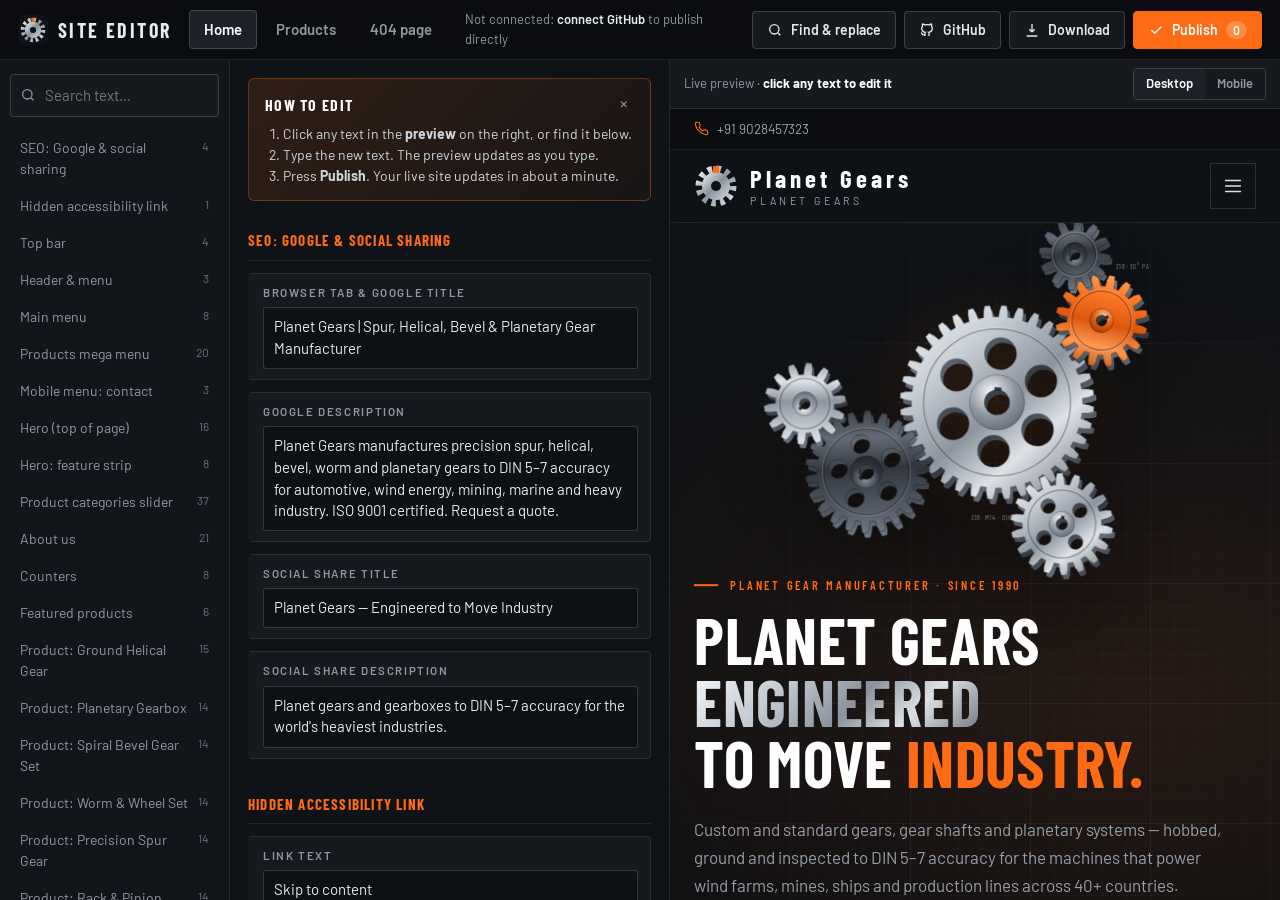
<file: admin.html>
<!doctype html>
<html lang="en">
<head>
  <meta charset="utf-8">
  <meta name="viewport" content="width=device-width, initial-scale=1">
  <meta name="robots" content="noindex, nofollow">
  <title>Site Editor</title>
  <link rel="icon" href="assets/img/favicon.svg" type="image/svg+xml">
  <link rel="preconnect" href="https://fonts.googleapis.com">
  <link rel="preconnect" href="https://fonts.gstatic.com" crossorigin>
  <link href="https://fonts.googleapis.com/css2?family=Barlow+Condensed:wght@600;700&family=Barlow:wght@400;500;600&display=swap" rel="stylesheet">
  <style>
    :root {
      --bg: #0f1216; --panel: #161a1f; --panel-2: #1d2228; --line: rgba(255,255,255,.09); --line-2: rgba(255,255,255,.16);
      --text: #e6e9ed; --muted: #8f98a3; --orange: #ff6b14; --orange-2: #e85a06; --ok: #3fbf6a; --err: #ff6161;
    }
    * { box-sizing: border-box; }
    html, body { height: 100%; }
    body { margin: 0; background: var(--bg); color: var(--text); font: 15px/1.5 "Barlow", system-ui, sans-serif; display: flex; flex-direction: column; overflow: hidden; }
    button, input, textarea, select { font: inherit; color: inherit; }
    button { cursor: pointer; }
    h1, h2, h3 { font-family: "Barlow Condensed", sans-serif; text-transform: uppercase; letter-spacing: .08em; margin: 0; }

    /* Top bar */
    .bar { display: flex; align-items: center; gap: 18px; padding: 0 18px; min-height: 60px; background: #0a0c0f; border-bottom: 1px solid var(--line); flex-shrink: 0; flex-wrap: wrap; }
    .logo { display: flex; align-items: center; gap: 10px; font-family: "Barlow Condensed", sans-serif; font-size: 20px; font-weight: 700; letter-spacing: .12em; text-transform: uppercase; }
    .logo img { width: 30px; height: 30px; }
    .logo small { font-size: 12px; color: var(--muted); letter-spacing: .2em; font-weight: 600; }
    .tabs { display: flex; gap: 4px; }
    .tab { background: none; border: 1px solid transparent; padding: 7px 14px; color: var(--muted); font-weight: 600; border-radius: 4px; display: inline-flex; align-items: center; gap: 8px; }
    .tab:hover { color: #fff; background: var(--panel); }
    .tab.active { color: #fff; background: var(--panel-2); border-color: var(--line-2); }
    .tab .dot { width: 7px; height: 7px; border-radius: 50%; background: var(--orange); display: none; }
    .tab.dirty .dot { display: inline-block; }
    .status { flex: 1; font-size: 13px; color: var(--muted); min-width: 160px; }
    .status b { color: var(--text); font-weight: 600; }
    .actions { display: flex; gap: 8px; flex-wrap: wrap; }
    .btn { display: inline-flex; align-items: center; gap: 8px; min-height: 38px; padding: 0 14px; border-radius: 4px; border: 1px solid var(--line-2); background: var(--panel); color: var(--text); font-weight: 600; font-size: 14px; white-space: nowrap; }
    .btn:hover { background: var(--panel-2); }
    .btn.primary { background: var(--orange); border-color: var(--orange); color: #fff; }
    .btn.primary:hover { background: var(--orange-2); }
    .btn:disabled { opacity: .5; cursor: not-allowed; }
    .btn svg { width: 16px; height: 16px; }
    .count-pill { background: rgba(255,255,255,.22); border-radius: 20px; padding: 0 7px; font-size: 12px; }

    /* Layout */
    .layout { flex: 1; display: grid; grid-template-columns: 230px 440px 1fr; min-height: 0; }
    .groups, .fields { overflow-y: auto; border-right: 1px solid var(--line); }
    .groups { background: #12151a; padding: 14px 10px; }
    .search { position: relative; margin-bottom: 12px; }
    .search input { width: 100%; padding: 9px 12px 9px 34px; background: var(--panel); border: 1px solid var(--line-2); border-radius: 4px; outline: none; }
    .search input:focus { border-color: var(--orange); }
    .search svg { position: absolute; left: 10px; top: 50%; transform: translateY(-50%); width: 16px; height: 16px; color: var(--muted); }
    .group-list { list-style: none; margin: 0; padding: 0; }
    .group-list button { width: 100%; text-align: left; background: none; border: 0; padding: 8px 10px; border-radius: 4px; color: var(--muted); display: flex; justify-content: space-between; gap: 8px; font-size: 14px; }
    .group-list button:hover { background: var(--panel); color: #fff; }
    .group-list button.active { background: var(--panel-2); color: #fff; }
    .group-list .n { font-size: 12px; opacity: .7; }
    .group-list .n.changed { color: var(--orange); opacity: 1; font-weight: 600; }

    .fields { padding: 18px 18px 80px; background: var(--bg); scroll-behavior: smooth; }
    .help { background: linear-gradient(135deg, rgba(255,107,20,.14), rgba(255,107,20,.04)); border: 1px solid rgba(255,107,20,.35); border-radius: 6px; padding: 14px 16px; margin-bottom: 20px; font-size: 14px; }
    .help h3 { font-size: 16px; margin-bottom: 6px; color: #fff; }
    .help ol { margin: 0; padding-left: 18px; color: #cfd4da; }
    .help .x { float: right; background: none; border: 0; color: var(--muted); font-size: 18px; line-height: 1; }
    .group { margin-bottom: 26px; }
    .group > h2 { font-size: 15px; color: var(--orange); padding: 8px 0; border-bottom: 1px solid var(--line); margin-bottom: 12px; position: sticky; top: -18px; background: var(--bg); z-index: 1; }
    .field { margin-bottom: 12px; padding: 10px 12px; background: var(--panel); border: 1px solid var(--line); border-left: 3px solid transparent; border-radius: 4px; transition: border-color .2s; }
    .field.focus { border-color: var(--line-2); border-left-color: var(--orange); }
    .field.changed { border-left-color: var(--orange); }
    .f-head { display: flex; justify-content: space-between; align-items: center; gap: 10px; margin-bottom: 6px; }
    .f-head label { font-size: 11.5px; letter-spacing: .14em; text-transform: uppercase; color: var(--muted); font-weight: 600; }
    .f-head .revert { display: none; background: none; border: 0; color: var(--orange); font-size: 12.5px; font-weight: 600; padding: 0; }
    .field.changed .revert { display: inline; }
    .field textarea { width: 100%; resize: none; overflow: hidden; background: #0d1014; border: 1px solid var(--line-2); border-radius: 3px; padding: 8px 10px; min-height: 38px; line-height: 1.45; outline: none; display: block; }
    .field textarea:focus { border-color: var(--orange); box-shadow: 0 0 0 3px rgba(255,107,20,.15); }
    .orig { display: none; margin-top: 6px; font-size: 12.5px; color: var(--muted); }
    .field.changed .orig { display: block; }
    .orig s { color: #6d7580; }
    .empty { color: var(--muted); padding: 30px 0; text-align: center; }

    /* Preview */
    .preview { display: flex; flex-direction: column; min-width: 0; background: #262b31; }
    .pv-bar { display: flex; align-items: center; gap: 10px; padding: 8px 14px; background: var(--panel); border-bottom: 1px solid var(--line); font-size: 13px; color: var(--muted); }
    .pv-bar .grow { flex: 1; }
    .seg { display: inline-flex; border: 1px solid var(--line-2); border-radius: 4px; overflow: hidden; }
    .seg button { background: none; border: 0; padding: 5px 12px; color: var(--muted); font-size: 13px; font-weight: 600; }
    .seg button.on { background: var(--panel-2); color: #fff; }
    .pv-wrap { flex: 1; display: flex; justify-content: center; overflow: hidden; }
    .pv-wrap iframe { width: 100%; height: 100%; border: 0; background: #0f1216; transition: width .3s; }
    .pv-wrap.mobile iframe { width: 390px; border-left: 1px solid var(--line); border-right: 1px solid var(--line); }

    /* Overlays */
    dialog { background: var(--panel); color: var(--text); border: 1px solid var(--line-2); border-radius: 8px; padding: 0; width: min(560px, calc(100vw - 32px)); box-shadow: 0 30px 80px rgba(0,0,0,.6); }
    dialog::backdrop { background: rgba(5,6,8,.7); }
    .dlg-head { display: flex; justify-content: space-between; align-items: center; padding: 16px 20px; border-bottom: 1px solid var(--line); }
    .dlg-head h2 { font-size: 20px; }
    .dlg-head button { background: none; border: 0; color: var(--muted); font-size: 22px; line-height: 1; }
    .dlg-body { padding: 18px 20px; display: grid; gap: 14px; max-height: 70vh; overflow-y: auto; }
    .dlg-foot { display: flex; justify-content: flex-end; gap: 8px; padding: 14px 20px; border-top: 1px solid var(--line); flex-wrap: wrap; }
    .in label { display: block; font-size: 12px; letter-spacing: .12em; text-transform: uppercase; color: var(--muted); font-weight: 600; margin-bottom: 5px; }
    .in input, .in textarea { width: 100%; padding: 9px 12px; background: #0d1014; border: 1px solid var(--line-2); border-radius: 4px; outline: none; }
    .in input:focus, .in textarea:focus { border-color: var(--orange); }
    .in small { display: block; color: var(--muted); font-size: 12.5px; margin-top: 4px; }
    .row2 { display: grid; grid-template-columns: 1fr 1fr; gap: 12px; }
    .note { font-size: 13.5px; color: #c9cfd6; background: var(--panel-2); border-radius: 4px; padding: 10px 12px; }
    .note ol { margin: 6px 0 0; padding-left: 18px; }
    .note a { color: var(--orange); }
    .check { display: flex; gap: 8px; align-items: center; font-size: 14px; color: #cfd4da; }
    .msg { font-size: 13.5px; min-height: 20px; }
    .msg.ok { color: var(--ok); } .msg.err { color: var(--err); }
    .file-list { margin: 0; padding-left: 18px; color: #cfd4da; }

    .loader { position: fixed; inset: 60px 0 0; display: grid; place-items: center; background: var(--bg); z-index: 5; text-align: center; padding: 20px; }
    .loader.hidden { display: none; }
    .loader .box { max-width: 520px; }
    .loader h2 { font-size: 26px; margin-bottom: 10px; }
    .loader p { color: var(--muted); }
    .loader .btns { display: flex; gap: 10px; justify-content: center; flex-wrap: wrap; margin-top: 18px; }

    .toast { position: fixed; left: 50%; bottom: 24px; transform: translate(-50%, 20px); background: #fff; color: #111; padding: 11px 18px; border-radius: 6px; font-weight: 600; box-shadow: 0 10px 40px rgba(0,0,0,.5); opacity: 0; pointer-events: none; transition: opacity .25s, transform .25s; z-index: 50; max-width: calc(100vw - 32px); }
    .toast.show { opacity: 1; transform: translate(-50%, 0); }
    .toast.err { background: var(--err); color: #fff; }

    .only-small { display: none; }
    @media (max-width: 1180px) {
      .layout { grid-template-columns: 200px 1fr; }
      .preview { display: none; }
      .layout.show-preview { grid-template-columns: 1fr; }
      .layout.show-preview .groups, .layout.show-preview .fields { display: none; }
      .layout.show-preview .preview { display: flex; }
      .only-small { display: inline-flex; }
    }
    @media (max-width: 700px) {
      .layout { grid-template-columns: 1fr; }
      .groups { display: none; }
      .row2 { grid-template-columns: 1fr; }
      .status { order: 5; flex-basis: 100%; padding-bottom: 8px; }
    }
  </style>
</head>
<body>
  <header class="bar">
    <div class="logo"><img src="assets/img/favicon.svg" alt=""><span>Site Editor</span></div>
    <nav class="tabs" id="tabs" aria-label="Pages"></nav>
    <div class="status" id="status">Loading…</div>
    <div class="actions">
      <button class="btn only-small" id="btn-toggle-preview" type="button">Preview</button>
      <button class="btn" id="btn-find" type="button" title="Change a word everywhere at once (e.g. phone number, company name)">
        <svg viewBox="0 0 24 24" fill="none" stroke="currentColor" stroke-width="2"><circle cx="11" cy="11" r="7"/><path d="m20 20-3.5-3.5"/></svg>Find &amp; replace</button>
      <button class="btn" id="btn-settings" type="button">
        <svg viewBox="0 0 24 24" fill="none" stroke="currentColor" stroke-width="2"><path d="M9 19c-4.3 1.4-4.3-2.5-6-3m12 5v-3.5c0-1 .1-1.4-.5-2 2.8-.3 5.5-1.4 5.5-6a4.6 4.6 0 0 0-1.3-3.2 4.2 4.2 0 0 0-.1-3.2s-1.1-.3-3.5 1.3a12.3 12.3 0 0 0-6.2 0C6.5 2.8 5.4 3.1 5.4 3.1a4.2 4.2 0 0 0-.1 3.2A4.6 4.6 0 0 0 4 9.5c0 4.6 2.7 5.7 5.5 6-.6.6-.6 1.2-.5 2V21"/></svg>GitHub</button>
      <button class="btn" id="btn-download" type="button" title="Download the changed pages to upload yourself">
        <svg viewBox="0 0 24 24" fill="none" stroke="currentColor" stroke-width="2"><path d="M12 3v12m0 0-4-4m4 4 4-4M4 21h16"/></svg>Download</button>
      <button class="btn primary" id="btn-publish" type="button">
        <svg viewBox="0 0 24 24" fill="none" stroke="currentColor" stroke-width="2"><path d="M5 12l5 5L20 7"/></svg>Publish <span class="count-pill" id="change-count">0</span></button>
    </div>
  </header>

  <div class="layout" id="layout">
    <aside class="groups">
      <div class="search">
        <svg viewBox="0 0 24 24" fill="none" stroke="currentColor" stroke-width="2"><circle cx="11" cy="11" r="7"/><path d="m20 20-3.5-3.5"/></svg>
        <input id="search" type="search" placeholder="Search text…" aria-label="Search text">
      </div>
      <ul class="group-list" id="group-list"></ul>
    </aside>

    <main class="fields" id="fields"></main>

    <section class="preview" aria-label="Live preview">
      <div class="pv-bar">
        <span class="grow">Live preview · <b style="color:#fff">click any text to edit it</b></span>
        <div class="seg"><button type="button" class="on" data-pv="desktop">Desktop</button><button type="button" data-pv="mobile">Mobile</button></div>
        <button class="btn only-small" type="button" id="btn-back">Back to fields</button>
      </div>
      <div class="pv-wrap" id="pv-wrap"><iframe id="pv" title="Page preview"></iframe></div>
    </section>
  </div>

  <!-- Shown if the pages can't be loaded automatically -->
  <div class="loader" id="loader">
    <div class="box">
      <h2 id="loader-title">Loading your pages…</h2>
      <p id="loader-text"></p>
      <div class="btns" id="loader-btns" hidden>
        <button class="btn primary" type="button" id="btn-connect">Connect GitHub</button>
        <label class="btn" for="file-input">Open files from computer</label>
        <input type="file" id="file-input" accept=".html" multiple hidden>
      </div>
    </div>
  </div>

  <!-- GitHub settings -->
  <dialog id="dlg-settings">
    <form method="dialog">
      <div class="dlg-head"><h2>Connect GitHub</h2><button value="cancel" aria-label="Close">×</button></div>
      <div class="dlg-body">
        <div class="note">
          Connecting lets <b>Publish</b> save your changes straight to your GitHub repository. Your website then updates by itself in about a minute.
          <ol>
            <li>Open <a href="https://github.com/settings/personal-access-tokens/new" target="_blank" rel="noopener">GitHub → New fine-grained token</a>.</li>
            <li><b>Repository access:</b> “Only select repositories” → choose your website repo.</li>
            <li><b>Permissions → Repository → Contents:</b> “Read and write”.</li>
            <li>Generate the token, copy it and paste it below.</li>
          </ol>
        </div>
        <div class="row2">
          <div class="in"><label for="s-owner">GitHub username</label><input id="s-owner" autocomplete="off" placeholder="your-username"></div>
          <div class="in"><label for="s-repo">Repository name</label><input id="s-repo" autocomplete="off" placeholder="gears-website"></div>
        </div>
        <div class="row2">
          <div class="in"><label for="s-branch">Branch</label><input id="s-branch" autocomplete="off" placeholder="main"></div>
          <div class="in"><label for="s-dir">Folder in repo</label><input id="s-dir" autocomplete="off" placeholder="(leave empty)"><small>Only if the site files are inside a sub-folder.</small></div>
        </div>
        <div class="in"><label for="s-token">Access token</label><input id="s-token" type="password" autocomplete="off" placeholder="github_pat_…"><small>Stored only in this browser on this computer. Never shared with anyone else.</small></div>
        <div class="msg" id="s-msg"></div>
      </div>
      <div class="dlg-foot">
        <button class="btn" type="button" id="s-forget">Disconnect</button>
        <button class="btn" value="cancel">Cancel</button>
        <button class="btn primary" type="button" id="s-save">Test &amp; connect</button>
      </div>
    </form>
  </dialog>

  <!-- Find & replace -->
  <dialog id="dlg-find">
    <form method="dialog">
      <div class="dlg-head"><h2>Find &amp; replace</h2><button value="cancel" aria-label="Close">×</button></div>
      <div class="dlg-body">
        <p class="note" style="margin:0">Changes a word or number <b>everywhere on every page</b>, including links. Use it for the company name, phone number, email address or address.</p>
        <div class="in"><label for="r-find">Find</label><input id="r-find" autocomplete="off" placeholder="+00 000 000 0000"></div>
        <div class="in"><label for="r-rep">Replace with</label><input id="r-rep" autocomplete="off" placeholder="+91 98765 43210"></div>
        <label class="check"><input type="checkbox" id="r-case"> Match upper/lower case exactly</label>
        <div class="msg" id="r-msg"></div>
      </div>
      <div class="dlg-foot">
        <button class="btn" value="cancel">Cancel</button>
        <button class="btn primary" type="button" id="r-go">Replace all</button>
      </div>
    </form>
  </dialog>

  <!-- Publish -->
  <dialog id="dlg-publish">
    <form method="dialog">
      <div class="dlg-head"><h2>Publish changes</h2><button value="cancel" aria-label="Close">×</button></div>
      <div class="dlg-body">
        <div>These pages will be updated on your live website:</div>
        <ul class="file-list" id="p-files"></ul>
        <div class="in"><label for="p-msg">Short note about this change (optional)</label><input id="p-msg" placeholder="Updated contact details"></div>
        <div class="msg" id="p-status"></div>
      </div>
      <div class="dlg-foot">
        <button class="btn" value="cancel">Cancel</button>
        <button class="btn primary" type="button" id="p-go">Publish now</button>
      </div>
    </form>
  </dialog>

  <div class="toast" id="toast" role="status" aria-live="polite"></div>

<script>
(function () {
  'use strict';

  /* Pages the editor can change. Add new pages here. */
  var PAGES = [
    { file: 'index.html', name: 'Home' },
    { file: 'products.html', name: 'Products' },
    { file: '404.html', name: '404 page' }
  ];

  var SEO = 'SEO: Google & social sharing';
  var GROUP_IDS = {
    top: 'Hero (top of page)', products: 'Product categories slider', about: 'About us', featured: 'Featured products',
    capabilities: 'Manufacturing process', industries: 'Industries served', quality: 'Quality assurance', contact: 'Contact section',
    'enquiry-modal': 'Enquiry popup', 'mega-products': 'Products mega menu', 'main-nav': 'Main menu', filters: 'Catalogue filters',
    'empty-state': 'Catalogue: no-results message'
  };
  var GROUP_CLASSES = [
    ['topbar', 'Top bar'], ['hero-strip', 'Hero: feature strip'], ['nav-drawer-foot', 'Mobile menu: contact'],
    ['page-hero', 'Page header'], ['stats', 'Counters'], ['cta-band', 'Call-to-action band'], ['toolbar', 'Catalogue toolbar'],
    ['footer-bottom', 'Footer: bottom line'], ['nf', 'Page content'], ['skip-link', 'Hidden accessibility link']
  ];
  var TAGS = {
    title: 'Browser tab & Google title', h1: 'Main heading', h2: 'Section title', h3: 'Heading', h4: 'Small heading', p: 'Paragraph',
    a: 'Link text', button: 'Button text', label: 'Form label', option: 'Dropdown option', dt: 'Spec name', dd: 'Spec value',
    th: 'Spec name', td: 'Spec value', li: 'List item', strong: 'Bold text', small: 'Small print', summary: 'Expand toggle', span: 'Text'
  };
  var CLASSES = {
    eyebrow: 'Small label above title', 'section-lead': 'Intro paragraph', 'hero-lead': 'Intro paragraph', badge: 'Badge',
    sku: 'Product code', desc: 'Description', thin: 'Title: light part', accent: 'Highlighted words', 'metal-text': 'Highlighted words',
    'section-index': 'Background number', idx: 'Number', num: 'Number', metric: 'Measurement', tag: 'Image caption', btn: 'Button text',
    'link-arrow': 'Link text', label: 'Label', 'brand-name': 'Company name'
  };

  var $ = function (s, r) { return (r || document).querySelector(s); };
  var ta = document.createElement('textarea');
  function decode(s) { ta.innerHTML = s; return ta.value; }
  function encText(s) { return s.replace(/&/g, '&amp;').replace(/</g, '&lt;').replace(/>/g, '&gt;'); }
  function encAttr(s) { return encText(s).replace(/"/g, '&quot;'); }
  function esc(s) { return encAttr(String(s)); }
  function attr(tag, name) {
    var m = new RegExp('\\s' + name + '\\s*=\\s*(?:"([^"]*)"|\'([^\']*)\')', 'i').exec(tag);
    return m ? (m[1] != null ? m[1] : m[2]) : null;
  }

  /* ---------- Settings (stored only in this browser) ---------- */
  var S = {};
  try { S = JSON.parse(localStorage.getItem('site-editor-gh') || '{}'); } catch (e) { S = {}; }
  function saveSettings() { try { localStorage.setItem('site-editor-gh', JSON.stringify(S)); } catch (e) {} }
  function hasGH() { return !!(S.owner && S.repo && S.token); }
  (function guess() {
    var h = location.hostname;
    if (!S.owner && /\.github\.io$/.test(h)) {
      S.owner = h.split('.')[0];
      var seg = location.pathname.split('/').filter(Boolean);
      S.repo = seg.length > 1 ? seg[0] : h;
    }
    if (!S.branch) S.branch = 'main';
  })();

  /* ---------- State ---------- */
  var pages = {};            // file -> { file, name, base, src, sha, fields, groups }
  var cur = null;
  var source = '';           // 'github' | 'site' | 'local'
  var focusedId = null;

  /* =========================================================
     HTML scanner: finds every piece of visible text and its exact
     position in the file, so edits change only that text and
     leave the rest of the code untouched.
     ========================================================= */
  var VOID = /^(area|base|br|col|embed|hr|img|input|link|meta|param|source|track|wbr)$/;
  var SKIP = /^(script|style|svg|template|noscript|textarea)$/;

  function tagEnd(src, i) {
    var q = null;
    for (var j = i + 1; j < src.length; j++) {
      var c = src[j];
      if (q) { if (c === q) q = null; }
      else if (c === '"' || c === "'") q = c;
      else if (c === '>') return j;
    }
    return src.length - 1;
  }

  function groupOf(stack) {
    for (var k = stack.length - 1; k >= 0; k--) {
      var el = stack[k], id = attr(el.tag, 'id'), cls = ' ' + (attr(el.tag, 'class') || '') + ' ';
      if (el.name === 'article' && cls.indexOf(' product-card ') >= 0) return 'product:' + el.start;
      if (id && GROUP_IDS[id]) return GROUP_IDS[id];
      for (var g = 0; g < GROUP_CLASSES.length; g++) if (cls.indexOf(' ' + GROUP_CLASSES[g][0] + ' ') >= 0) return GROUP_CLASSES[g][1];
      if (el.name === 'header') return 'Header & menu';
      if (el.name === 'footer') return 'Footer';
      var al = attr(el.tag, 'aria-label');
      if (al && /^(section|aside)$/.test(el.name)) return al;
    }
    return 'Other text';
  }

  function labelOf(stack) {
    for (var k = stack.length - 1; k >= Math.max(0, stack.length - 4); k--) {
      var el = stack[k];
      var cls = (attr(el.tag, 'class') || '').split(/\s+/);
      for (var c = 0; c < cls.length; c++) if (CLASSES[cls[c]]) return CLASSES[cls[c]];
      if (/^(h1|h2|h3|h4|button|a|label|option|dt|dd|th|td|title|summary)$/.test(el.name)) return TAGS[el.name];
    }
    var p = stack[stack.length - 1];
    return TAGS[p.name] || 'Text';
  }

  function scan(src) {
    var fields = [], stack = [], i = 0, n = src.length, low = src.toLowerCase(), uid = 0;

    function text(a, b) {
      var raw = src.slice(a, b);
      var parent = stack[stack.length - 1];
      if (!parent) return;
      var inHead = stack.some(function (s) { return s.name === 'head'; });
      if (inHead && parent.name !== 'title') return;
      if (attr(parent.tag, 'data-year') != null) return;
      if (!/[A-Za-z0-9\u00C0-\uFFFF]/.test(decode(raw).replace(/[\u00A0-\u00BF\u2000-\u206F]/g, ''))) return;
      var lead = raw.length - raw.replace(/^\s+/, '').length;
      var trail = raw.length - raw.replace(/\s+$/, '').length;
      var f = { id: 'f' + (uid++), kind: 'text', start: a + lead, end: b - trail, group: inHead ? SEO : groupOf(stack), label: labelOf(stack), parent: parent.name };
      f.raw = src.slice(f.start, f.end);
      f.original = f.value = decode(f.raw);
      var cnt = attr(parent.tag, 'data-count');
      if (cnt != null) {
        f.kind = 'count'; f.label = 'Counter number';
        var m = /\sdata-count\s*=\s*"/.exec(parent.tag);
        f.attrStart = parent.start + m.index + m[0].length;
        f.attrEnd = parent.start + parent.tag.indexOf('"', m.index + m[0].length);
      }
      f.noWrap = inHead || f.kind === 'count' || parent.name === 'option';
      fields.push(f);
    }

    while (i < n) {
      var lt = src.indexOf('<', i);
      if (lt < 0) lt = n;
      if (lt > i) text(i, lt);
      if (lt >= n) break;
      if (src.substr(lt, 4) === '<!--') { var e = src.indexOf('-->', lt + 4); i = e < 0 ? n : e + 3; continue; }
      var c1 = src[lt + 1];
      if (c1 === '!' || c1 === '?') { var g = src.indexOf('>', lt); i = g < 0 ? n : g + 1; continue; }
      var m = /^<(\/?)([a-zA-Z][a-zA-Z0-9-]*)/.exec(src.slice(lt, lt + 60));
      if (!m) { i = lt + 1; continue; }
      var gt = tagEnd(src, lt), tag = src.slice(lt, gt + 1), name = m[2].toLowerCase();
      if (m[1]) {
        for (var k = stack.length - 1; k >= 0; k--) if (stack[k].name === name) { stack.length = k; break; }
        i = gt + 1; continue;
      }
      if (SKIP.test(name)) {
        var cl = low.indexOf('</' + name, gt + 1);
        i = cl < 0 ? n : src.indexOf('>', cl) + 1;
        continue;
      }
      if (!VOID.test(name) && tag[tag.length - 2] !== '/') stack.push({ name: name, tag: tag, start: lt });
      i = gt + 1;
    }

    // SEO meta descriptions (attributes)
    var re = /<meta\s+(?:name|property)="(description|og:title|og:description)"\s+content="/gi, mm;
    var metaLabels = { description: 'Google description', 'og:title': 'Social share title', 'og:description': 'Social share description' };
    while ((mm = re.exec(src))) {
      var s = mm.index + mm[0].length, en = src.indexOf('"', s);
      var mf = { id: 'f' + (uid++), kind: 'attr', start: s, end: en, raw: src.slice(s, en), group: SEO, label: metaLabels[mm[1].toLowerCase()], noWrap: true };
      mf.original = mf.value = decode(mf.raw);
      fields.push(mf);
    }
    fields.sort(function (a, b) { return a.start - b.start; });

    // Friendly names for product groups
    var names = {};
    fields.forEach(function (f) { if (f.group.indexOf('product:') === 0 && f.parent === 'h3' && !names[f.group]) names[f.group] = 'Product: ' + f.value; });
    fields.forEach(function (f) { if (f.group.indexOf('product:') === 0) f.group = names[f.group] || 'Product'; });
    return fields;
  }

  /* Apply edits to the source. wrap=true marks each text for the clickable preview. */
  function build(page, wrap) {
    var list = [];
    page.fields.forEach(function (f) {
      var changed = f.value !== f.original;
      var rep = changed ? (f.kind === 'attr' ? encAttr(f.value) : encText(f.value)) : f.raw;
      if (wrap && !f.noWrap) rep = '<cms-t data-cms="' + f.id + '">' + rep + '</cms-t>';
      if (changed || (wrap && !f.noWrap)) list.push({ s: f.start, e: f.end, r: rep });
      if (changed && f.kind === 'count') {
        var num = f.value.replace(/[^0-9.]/g, '');
        if (num) list.push({ s: f.attrStart, e: f.attrEnd, r: num });
      }
    });
    list.sort(function (a, b) { return a.s - b.s; });
    var out = [], pos = 0;
    list.forEach(function (x) { out.push(page.src.slice(pos, x.s), x.r); pos = x.e; });
    out.push(page.src.slice(pos));
    return out.join('');
  }

  function bake(page) { page.src = build(page, false); page.fields = scan(page.src); }
  function fieldChanges(page) { return page.fields.filter(function (f) { return f.value !== f.original; }).length; }
  function isDirty(page) { return page.src !== page.base || fieldChanges(page) > 0; }

  /* =========================================================
     Loading & saving
     ========================================================= */
  function repoPath(file) { var d = (S.dir || '').replace(/^\/+|\/+$/g, ''); return (d ? d + '/' : '') + file; }
  function ghFetch(path, opts) {
    var url = 'https://api.github.com/repos/' + encodeURIComponent(S.owner) + '/' + encodeURIComponent(S.repo) + '/contents/' + path.split('/').map(encodeURIComponent).join('/');
    if (!opts) url += '?ref=' + encodeURIComponent(S.branch || 'main') + '&t=' + Date.now();
    return fetch(url, Object.assign({ headers: { Authorization: 'Bearer ' + S.token, Accept: 'application/vnd.github+json' } }, opts || {}))
      .then(function (r) {
        return r.json().catch(function () { return {}; }).then(function (j) {
          if (!r.ok) throw new Error(r.status === 401 ? 'The token was rejected. Check that it was copied correctly and hasn\'t expired.' : r.status === 404 ? 'Not found. Check the username, repository, branch and folder.' : (j.message || ('GitHub error ' + r.status)));
          return j;
        });
      });
  }
  function b64enc(str) {
    var bytes = new TextEncoder().encode(str), bin = '';
    for (var i = 0; i < bytes.length; i += 0x8000) bin += String.fromCharCode.apply(null, bytes.subarray(i, i + 0x8000));
    return btoa(bin);
  }
  function b64dec(b) {
    var bin = atob(b.replace(/\s/g, '')), bytes = new Uint8Array(bin.length);
    for (var i = 0; i < bin.length; i++) bytes[i] = bin.charCodeAt(i);
    return new TextDecoder().decode(bytes);
  }

  function addPage(file, name, text, sha) {
    pages[file] = { file: file, name: name, base: text, src: text, sha: sha || null, fields: scan(text) };
  }

  function loadAll() {
    showLoader('Loading your pages…', '', false);
    var viaGH = hasGH();
    var jobs = PAGES.map(function (p) {
      var job = viaGH
        ? ghFetch(repoPath(p.file)).then(function (j) { return { text: b64dec(j.content), sha: j.sha }; })
        : fetch(p.file + '?t=' + Date.now(), { cache: 'no-store' }).then(function (r) { if (!r.ok) throw new Error(r.status); return r.text().then(function (t) { return { text: t }; }); });
      return job.then(function (res) { addPage(p.file, p.name, res.text, res.sha); return null; }, function (err) { return err; });
    });
    Promise.all(jobs).then(function (errs) {
      var loaded = Object.keys(pages).length;
      if (!loaded) {
        var e = errs.filter(Boolean)[0];
        if (viaGH) showLoader('Couldn\'t load from GitHub', (e ? e.message : '') + ' Fix the GitHub settings, or open the files from your computer.', true);
        else showLoader('Open your website files', 'This page can\'t read the files directly when opened from your computer. Connect GitHub (recommended), or choose index.html and products.html from the gears-website folder.', true);
        return;
      }
      source = viaGH ? 'github' : 'site';
      hideLoader();
      switchPage(PAGES.filter(function (p) { return pages[p.file]; })[0].file);
    });
  }

  function showLoader(title, text, btns) {
    $('#loader').classList.remove('hidden');
    $('#loader-title').textContent = title;
    $('#loader-text').textContent = text;
    $('#loader-btns').hidden = !btns;
  }
  function hideLoader() { $('#loader').classList.add('hidden'); }

  $('#file-input').addEventListener('change', function (e) {
    var files = Array.prototype.slice.call(e.target.files);
    if (!files.length) return;
    Promise.all(files.map(function (f) { return f.text().then(function (t) { return { f: f, t: t }; }); })).then(function (list) {
      list.forEach(function (x) {
        var known = PAGES.filter(function (p) { return p.file === x.f.name; })[0];
        if (!known) PAGES.push(known = { file: x.f.name, name: x.f.name.replace(/\.html$/, '') });
        addPage(x.f.name, known.name, x.t, null);
      });
      source = 'local';
      hideLoader();
      switchPage(list[0].f.name);
    });
  });

  /* =========================================================
     Rendering
     ========================================================= */
  function updateStatus() {
    var dirtyPages = Object.keys(pages).filter(function (k) { return isDirty(pages[k]); });
    var total = 0;
    Object.keys(pages).forEach(function (k) { total += fieldChanges(pages[k]) + (pages[k].src !== pages[k].base ? 1 : 0); });
    $('#change-count').textContent = total;
    var where = source === 'github' ? 'Connected to GitHub <b>' + esc(S.owner + '/' + S.repo) + '</b>'
      : source === 'local' ? 'Files opened from your computer: use <b>Download</b> to save'
      : 'Not connected: <b>connect GitHub</b> to publish directly';
    $('#status').innerHTML = where + (dirtyPages.length ? ' · <b style="color:#ff6b14">unsaved changes</b>' : '');
    document.querySelectorAll('.tab').forEach(function (t) { t.classList.toggle('dirty', !!pages[t.dataset.file] && isDirty(pages[t.dataset.file])); });
  }

  function renderTabs() {
    var nav = $('#tabs');
    nav.innerHTML = '';
    PAGES.forEach(function (p) {
      if (!pages[p.file]) return;
      var b = document.createElement('button');
      b.type = 'button'; b.className = 'tab' + (p.file === cur ? ' active' : ''); b.dataset.file = p.file;
      b.innerHTML = '<span class="dot"></span>' + esc(p.name);
      b.addEventListener('click', function () { switchPage(p.file); });
      nav.appendChild(b);
    });
  }

  function groupsOf(page) {
    var order = [], map = {};
    page.fields.forEach(function (f) {
      if (!map[f.group]) { map[f.group] = []; order.push(f.group); }
      map[f.group].push(f);
    });
    return order.map(function (g) { return { name: g, fields: map[g] }; });
  }

  function autosize(t) { t.style.height = 'auto'; t.style.height = t.scrollHeight + 2 + 'px'; }

  function renderFields() {
    var page = pages[cur];
    var q = $('#search').value.trim().toLowerCase();
    var wrap = $('#fields');
    var html = '';
    var helpHidden = false;
    try { helpHidden = localStorage.getItem('site-editor-help') === 'hide'; } catch (e) {}
    if (!helpHidden) {
      html += '<div class="help"><button class="x" type="button" data-hide-help aria-label="Hide help">×</button><h3>How to edit</h3><ol>' +
        '<li>Click any text in the <b>preview</b> on the right, or find it below.</li>' +
        '<li>Type the new text. The preview updates as you type.</li>' +
        '<li>Press <b>Publish</b>. Your live site updates in about a minute.</li></ol></div>';
    }
    var groups = groupsOf(page), navHtml = '', gi = 0;
    groups.forEach(function (g) {
      var fs = q ? g.fields.filter(function (f) { return f.value.toLowerCase().indexOf(q) >= 0 || f.label.toLowerCase().indexOf(q) >= 0 || g.name.toLowerCase().indexOf(q) >= 0; }) : g.fields;
      if (!fs.length) return;
      var gid = 'g' + (gi++);
      var changed = fs.filter(function (f) { return f.value !== f.original; }).length;
      navHtml += '<li><button type="button" data-goto="' + gid + '"><span>' + esc(g.name) + '</span><span class="n' + (changed ? ' changed' : '') + '" data-gcount="' + gid + '">' + (changed ? changed + ' edited' : fs.length) + '</span></button></li>';
      html += '<section class="group" id="' + gid + '"><h2>' + esc(g.name) + '</h2>';
      fs.forEach(function (f) {
        var ch = f.value !== f.original;
        html += '<div class="field' + (ch ? ' changed' : '') + '" data-id="' + f.id + '" data-group="' + gid + '">' +
          '<div class="f-head"><label for="t-' + f.id + '">' + esc(f.label) + '</label><button type="button" class="revert" data-revert="' + f.id + '">Undo</button></div>' +
          '<textarea id="t-' + f.id + '" rows="1" spellcheck="true">' + esc(f.value) + '</textarea>' +
          '<div class="orig">Was: <s>' + esc(f.original) + '</s></div></div>';
      });
      html += '</section>';
    });
    if (!gi) html += '<p class="empty">No text matches “' + esc(q) + '”.</p>';
    wrap.innerHTML = html;
    $('#group-list').innerHTML = navHtml;
    wrap.querySelectorAll('textarea').forEach(autosize);
  }

  function fieldById(id) { var p = pages[cur]; for (var i = 0; i < p.fields.length; i++) if (p.fields[i].id === id) return p.fields[i]; return null; }

  function refreshGroupCount(gid) {
    var el = document.querySelector('[data-gcount="' + gid + '"]');
    if (!el) return;
    var all = document.querySelectorAll('.field[data-group="' + gid + '"]');
    var ch = document.querySelectorAll('.field.changed[data-group="' + gid + '"]').length;
    el.textContent = ch ? ch + ' edited' : all.length;
    el.classList.toggle('changed', !!ch);
  }

  $('#fields').addEventListener('input', function (e) {
    if (e.target.tagName !== 'TEXTAREA') return;
    var box = e.target.closest('.field'), f = fieldById(box.dataset.id);
    f.value = e.target.value;
    autosize(e.target);
    var ch = f.value !== f.original;
    box.classList.toggle('changed', ch);
    $('.orig s', box).textContent = f.original;
    refreshGroupCount(box.dataset.group);
    var el = pvEl(f.id);
    if (el) el.textContent = f.value;
    if (f.kind === 'count' || f.noWrap) schedulePreview();
    updateStatus();
  });
  $('#fields').addEventListener('focusin', function (e) {
    if (e.target.tagName !== 'TEXTAREA') return;
    var box = e.target.closest('.field');
    document.querySelectorAll('.field.focus').forEach(function (x) { x.classList.remove('focus'); });
    box.classList.add('focus');
    highlight(box.dataset.id, true);
  });
  $('#fields').addEventListener('click', function (e) {
    var r = e.target.closest('[data-revert]');
    if (r) {
      var f = fieldById(r.dataset.revert), box = r.closest('.field'), t = $('textarea', box);
      f.value = f.original; t.value = f.value; autosize(t);
      box.classList.remove('changed'); refreshGroupCount(box.dataset.group);
      var el = pvEl(f.id); if (el) el.textContent = f.value;
      updateStatus();
    }
    if (e.target.closest('[data-hide-help]')) {
      try { localStorage.setItem('site-editor-help', 'hide'); } catch (err) {}
      e.target.closest('.help').remove();
    }
  });
  $('#group-list').addEventListener('click', function (e) {
    var b = e.target.closest('[data-goto]');
    if (!b) return;
    document.querySelectorAll('#group-list button').forEach(function (x) { x.classList.remove('active'); });
    b.classList.add('active');
    var g = document.getElementById(b.dataset.goto);
    $('#fields').scrollTo({ top: g.offsetTop - 10 });
    var first = g.querySelector('.field');
    if (first) highlight(first.dataset.id, true);
  });
  var st;
  $('#search').addEventListener('input', function () { clearTimeout(st); st = setTimeout(renderFields, 180); });

  function switchPage(file) {
    cur = file;
    focusedId = null;
    renderTabs();
    renderFields();
    renderPreview();
    updateStatus();
  }

  /* =========================================================
     Live preview (click text to jump to its field)
     ========================================================= */
  var pv = $('#pv'), pvTimer;
  function pvDoc() { try { return pv.contentDocument; } catch (e) { return null; } }
  function pvEl(id) { var d = pvDoc(); return d ? d.querySelector('cms-t[data-cms="' + id + '"]') : null; }
  function schedulePreview() { clearTimeout(pvTimer); pvTimer = setTimeout(renderPreview, 700); }

  function renderPreview() {
    var page = pages[cur];
    if (!page) return;
    var d = pvDoc(), y = d && d.defaultView ? d.defaultView.scrollY : 0;
    var html = build(page, true);
    var baseHref = new URL('.', location.href).href;
    var inject = '<base href="' + baseHref + '"><style>cms-t{cursor:text}cms-t:hover{outline:1px dashed rgba(255,107,20,.9);outline-offset:2px}' +
      'cms-t.cms-focus{outline:2px solid #ff6b14!important;outline-offset:3px;background:rgba(255,107,20,.22)}</style>';
    html = html.replace(/<head([^>]*)>/i, function (m) { return m + inject; });
    pv.onload = function () {
      var doc = pvDoc();
      if (!doc) return;
      if (y) doc.defaultView.scrollTo(0, y);
      doc.addEventListener('click', function (e) {
        var t = e.target.closest && e.target.closest('cms-t');
        if (t) {
          e.preventDefault(); e.stopPropagation();
          focusField(t.getAttribute('data-cms'));
          return;
        }
        var a = e.target.closest && e.target.closest('a[href]');
        if (a && a.getAttribute('href').charAt(0) !== '#') e.preventDefault();
      }, true);
      if (focusedId) highlight(focusedId, false);
    };
    pv.srcdoc = html;
  }

  function highlight(id, scroll) {
    focusedId = id;
    var d = pvDoc();
    if (!d) return;
    d.querySelectorAll('.cms-focus').forEach(function (x) { x.classList.remove('cms-focus'); });
    var el = pvEl(id);
    if (el) {
      el.classList.add('cms-focus');
      if (scroll) {
        var r = el.getBoundingClientRect(), vh = d.defaultView.innerHeight;
        if (r.top < 60 || r.bottom > vh - 20) el.scrollIntoView({ block: 'center' });
      }
    }
  }

  function focusField(id) {
    if ($('#search').value) { $('#search').value = ''; renderFields(); }
    var t = document.getElementById('t-' + id);
    if (!t) return;
    $('#layout').classList.remove('show-preview');
    t.closest('.field').scrollIntoView({ block: 'center' });
    t.focus({ preventScroll: true });
    t.setSelectionRange(t.value.length, t.value.length);
  }

  document.querySelectorAll('[data-pv]').forEach(function (b) {
    b.addEventListener('click', function () {
      document.querySelectorAll('[data-pv]').forEach(function (x) { x.classList.toggle('on', x === b); });
      $('#pv-wrap').classList.toggle('mobile', b.dataset.pv === 'mobile');
    });
  });
  $('#btn-toggle-preview').addEventListener('click', function () { $('#layout').classList.add('show-preview'); });
  $('#btn-back').addEventListener('click', function () { $('#layout').classList.remove('show-preview'); });

  /* =========================================================
     Toolbar actions
     ========================================================= */
  function toast(msg, err) {
    var t = $('#toast');
    t.textContent = msg; t.classList.toggle('err', !!err); t.classList.add('show');
    clearTimeout(t._h); t._h = setTimeout(function () { t.classList.remove('show'); }, err ? 6000 : 3200);
  }

  // GitHub settings
  var dlgS = $('#dlg-settings');
  function openSettings() {
    $('#s-owner').value = S.owner || ''; $('#s-repo').value = S.repo || ''; $('#s-branch').value = S.branch || 'main';
    $('#s-dir').value = S.dir || ''; $('#s-token').value = S.token || ''; $('#s-msg').textContent = ''; $('#s-msg').className = 'msg';
    dlgS.showModal();
  }
  $('#btn-settings').addEventListener('click', openSettings);
  $('#btn-connect').addEventListener('click', openSettings);
  $('#s-save').addEventListener('click', function () {
    var prev = Object.assign({}, S);
    S.owner = $('#s-owner').value.trim(); S.repo = $('#s-repo').value.trim(); S.branch = $('#s-branch').value.trim() || 'main';
    S.dir = $('#s-dir').value.trim(); S.token = $('#s-token').value.trim();
    var msg = $('#s-msg');
    if (!hasGH()) { msg.className = 'msg err'; msg.textContent = 'Please fill in username, repository and token.'; return; }
    msg.className = 'msg'; msg.textContent = 'Checking…';
    ghFetch(repoPath(PAGES[0].file)).then(function () {
      saveSettings();
      msg.className = 'msg ok'; msg.textContent = 'Connected ✓';
      var dirty = Object.keys(pages).some(function (k) { return isDirty(pages[k]); });
      setTimeout(function () {
        dlgS.close();
        if (!dirty) { pages = {}; loadAll(); }
        else { source = 'github'; Object.keys(pages).forEach(function (k) { pages[k].sha = null; }); updateStatus(); toast('Connected. Your current edits are kept.'); }
      }, 500);
    }).catch(function (e) { S = prev; msg.className = 'msg err'; msg.textContent = e.message; });
  });
  $('#s-forget').addEventListener('click', function () {
    S.token = ''; saveSettings(); $('#s-token').value = '';
    if (source === 'github') source = 'site';
    $('#s-msg').className = 'msg ok'; $('#s-msg').textContent = 'Disconnected. The token was removed from this browser.';
    updateStatus();
  });

  // Find & replace
  var dlgF = $('#dlg-find');
  function countMatches() {
    var f = $('#r-find').value, n = 0;
    if (!f) { $('#r-msg').textContent = ''; return 0; }
    var re = new RegExp(f.replace(/[.*+?^${}()|[\]\\]/g, '\\$&'), $('#r-case').checked ? 'g' : 'gi');
    Object.keys(pages).forEach(function (k) { var m = build(pages[k], false).match(re); n += m ? m.length : 0; });
    $('#r-msg').className = 'msg'; $('#r-msg').textContent = n ? n + ' match' + (n > 1 ? 'es' : '') + ' found across ' + Object.keys(pages).length + ' page(s).' : 'No matches.';
    return n;
  }
  $('#btn-find').addEventListener('click', function () { if (!cur) return; $('#r-msg').textContent = ''; dlgF.showModal(); $('#r-find').focus(); });
  $('#r-find').addEventListener('input', countMatches);
  $('#r-case').addEventListener('change', countMatches);
  $('#r-go').addEventListener('click', function () {
    var f = $('#r-find').value, r = $('#r-rep').value;
    if (!f) return;
    var n = countMatches();
    if (!n) return;
    var re = new RegExp(f.replace(/[.*+?^${}()|[\]\\]/g, '\\$&'), $('#r-case').checked ? 'g' : 'gi');
    var encR = encText(r);
    Object.keys(pages).forEach(function (k) {
      var p = pages[k];
      bake(p);
      // If the text appears encoded in the file (e.g. "&amp;"), match that form too
      var encF = encText(f);
      p.src = p.src.replace(re, function () { return encR; });
      if (encF !== f) p.src = p.src.replace(new RegExp(encF.replace(/[.*+?^${}()|[\]\\]/g, '\\$&'), $('#r-case').checked ? 'g' : 'gi'), encR);
      p.fields = scan(p.src);
    });
    dlgF.close();
    switchPage(cur);
    toast('Replaced ' + n + ' time' + (n > 1 ? 's' : '') + '. Press Publish to save.');
  });

  // Download
  function download(name, text) {
    var a = document.createElement('a');
    a.href = URL.createObjectURL(new Blob([text], { type: 'text/html;charset=utf-8' }));
    a.download = name; document.body.appendChild(a); a.click();
    setTimeout(function () { URL.revokeObjectURL(a.href); a.remove(); }, 1000);
  }
  $('#btn-download').addEventListener('click', function () {
    var dirty = Object.keys(pages).filter(function (k) { return isDirty(pages[k]); });
    var list = dirty.length ? dirty : (cur ? [cur] : []);
    list.forEach(function (k, i) { setTimeout(function () { download(k, build(pages[k], false)); }, i * 400); });
    if (list.length) toast(dirty.length ? 'Downloaded ' + list.length + ' changed page(s). Replace the old files with these.' : 'No changes yet. Downloaded the current page.');
  });

  // Publish
  var dlgP = $('#dlg-publish');
  $('#btn-publish').addEventListener('click', function () {
    var dirty = Object.keys(pages).filter(function (k) { return isDirty(pages[k]); });
    if (!dirty.length) { toast('Nothing to publish yet. Edit some text first.'); return; }
    if (!hasGH()) { toast('Connect GitHub first, or use Download.'); openSettings(); return; }
    $('#p-files').innerHTML = dirty.map(function (k) { return '<li>' + esc(pages[k].name) + ' <span style="color:#8f98a3">(' + esc(k) + ')</span></li>'; }).join('');
    $('#p-status').textContent = ''; $('#p-status').className = 'msg';
    $('#p-go').disabled = false;
    dlgP.showModal();
  });
  $('#p-go').addEventListener('click', function () {
    var btn = this;
    var dirty = Object.keys(pages).filter(function (k) { return isDirty(pages[k]); });
    var note = $('#p-msg').value.trim() || 'Update website text';
    btn.disabled = true;
    var status = $('#p-status');
    var chain = Promise.resolve();
    dirty.forEach(function (k) {
      chain = chain.then(function () {
        var p = pages[k];
        status.textContent = 'Saving ' + p.name + '…';
        bake(p);
        var getSha = p.sha ? Promise.resolve(p.sha) : ghFetch(repoPath(k)).then(function (j) { return j.sha; }, function () { return null; });
        return getSha.then(function (sha) {
          var body = { message: note + ' (' + k + ')', content: b64enc(p.src), branch: S.branch || 'main' };
          if (sha) body.sha = sha;
          return ghFetch(repoPath(k), { method: 'PUT', headers: { Authorization: 'Bearer ' + S.token, Accept: 'application/vnd.github+json', 'Content-Type': 'application/json' }, body: JSON.stringify(body) });
        }).then(function (res) {
          p.sha = res.content && res.content.sha;
          p.base = p.src;
        });
      });
    });
    chain.then(function () {
      status.className = 'msg ok';
      status.textContent = 'Published ✓ Your website will show the changes in about 1–2 minutes.';
      source = 'github';
      switchPage(cur);
      setTimeout(function () { dlgP.close(); toast('Published. Live in about 1–2 minutes.'); }, 1400);
    }).catch(function (e) {
      btn.disabled = false;
      status.className = 'msg err';
      status.textContent = 'Couldn\'t publish: ' + e.message + (/sha|match/i.test(e.message) ? ' The file was changed on GitHub meanwhile. Download your edits, reload this page and apply them again.' : '');
    });
  });

  window.addEventListener('beforeunload', function (e) {
    if (Object.keys(pages).some(function (k) { return isDirty(pages[k]); })) { e.preventDefault(); e.returnValue = ''; }
  });

  /* Test hook (used only for automated checks) */
  window.__siteEditor = { pages: function () { return pages; }, build: build, scan: scan };

  loadAll();
})();
</script>
</body>
</html>
</file>
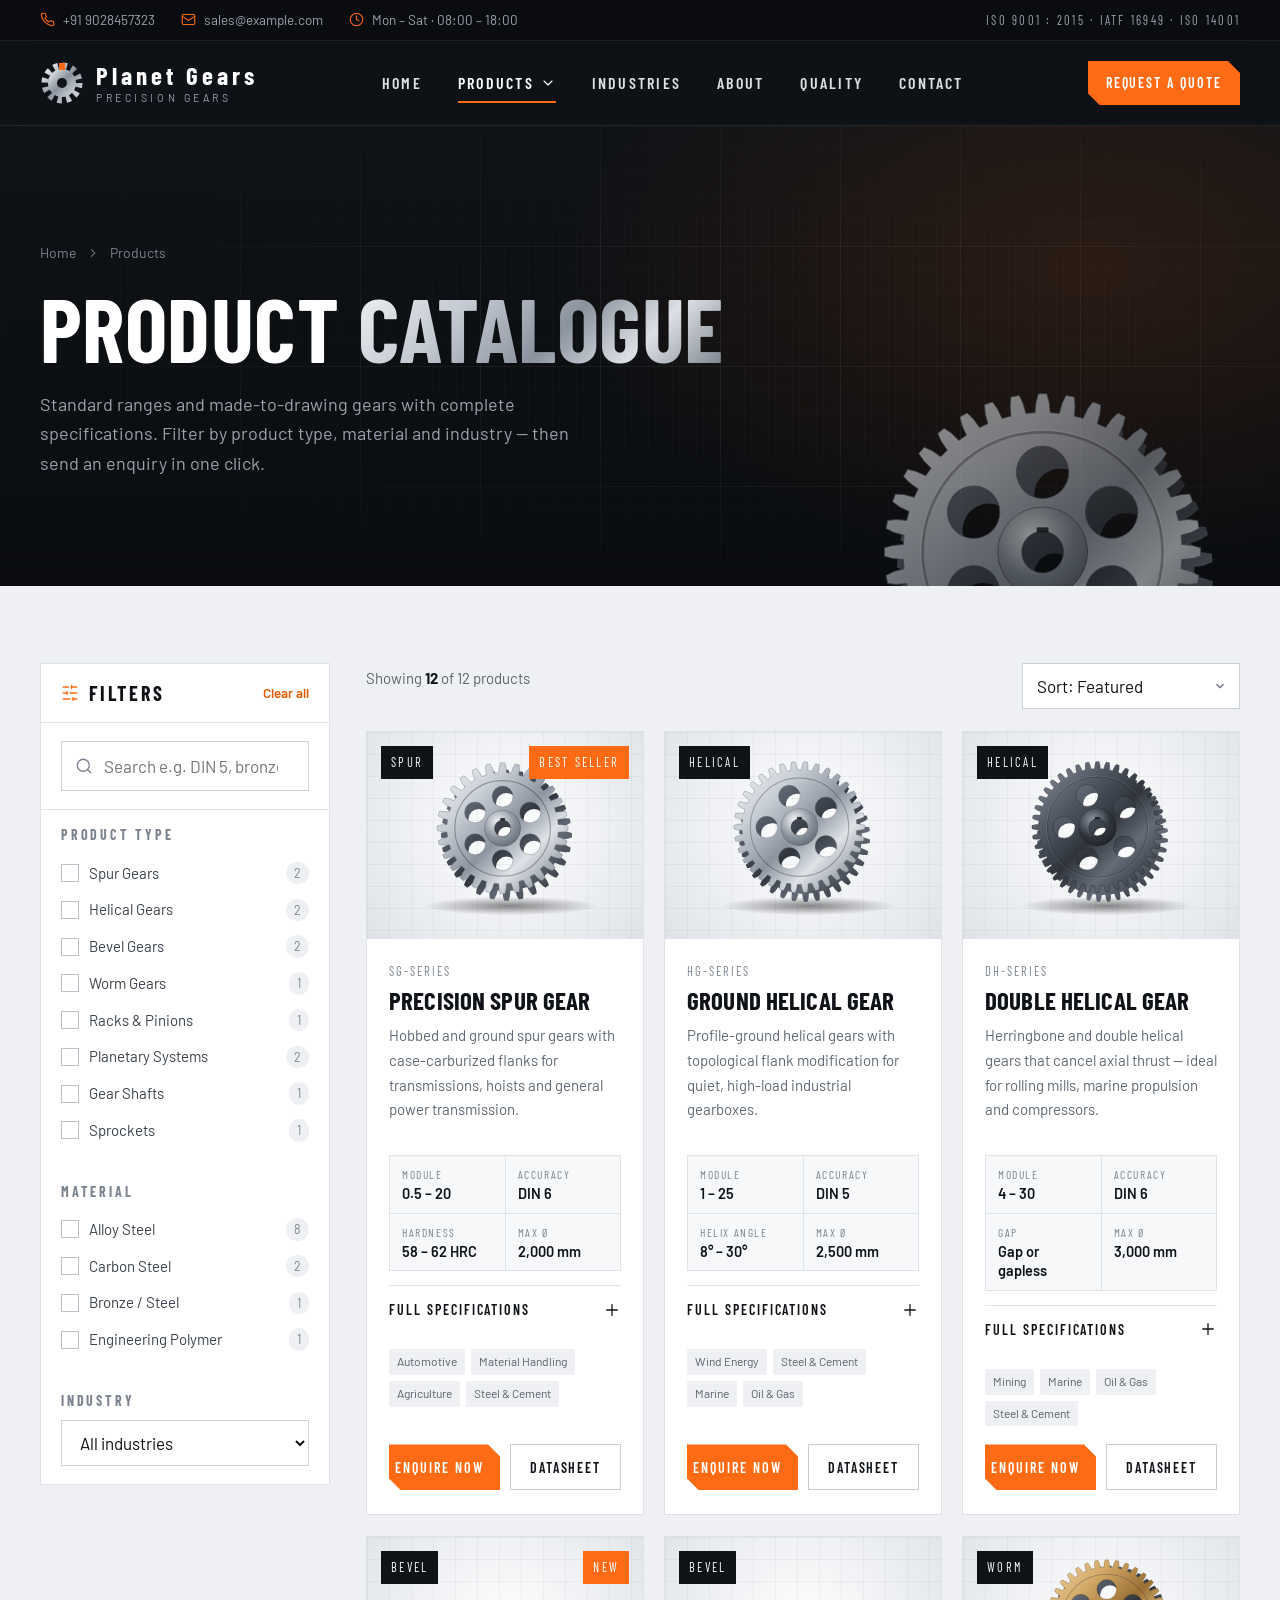
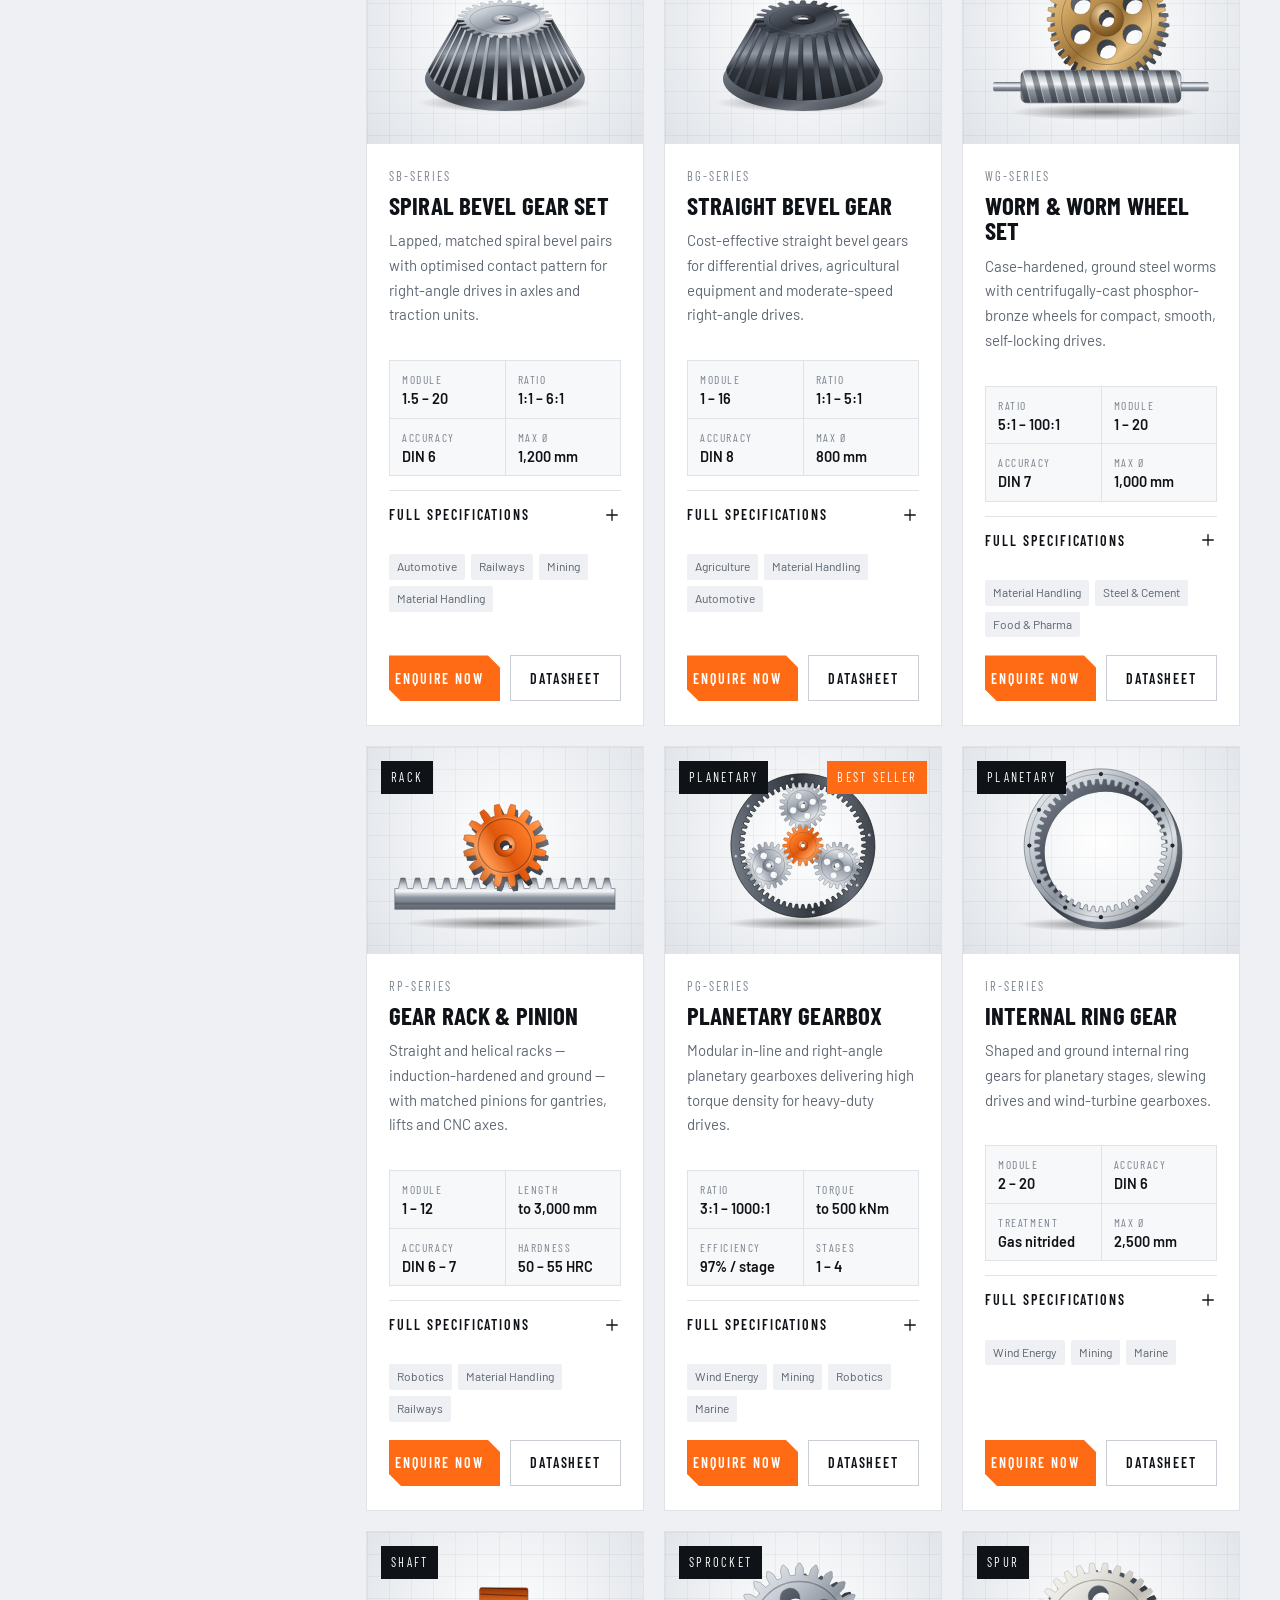
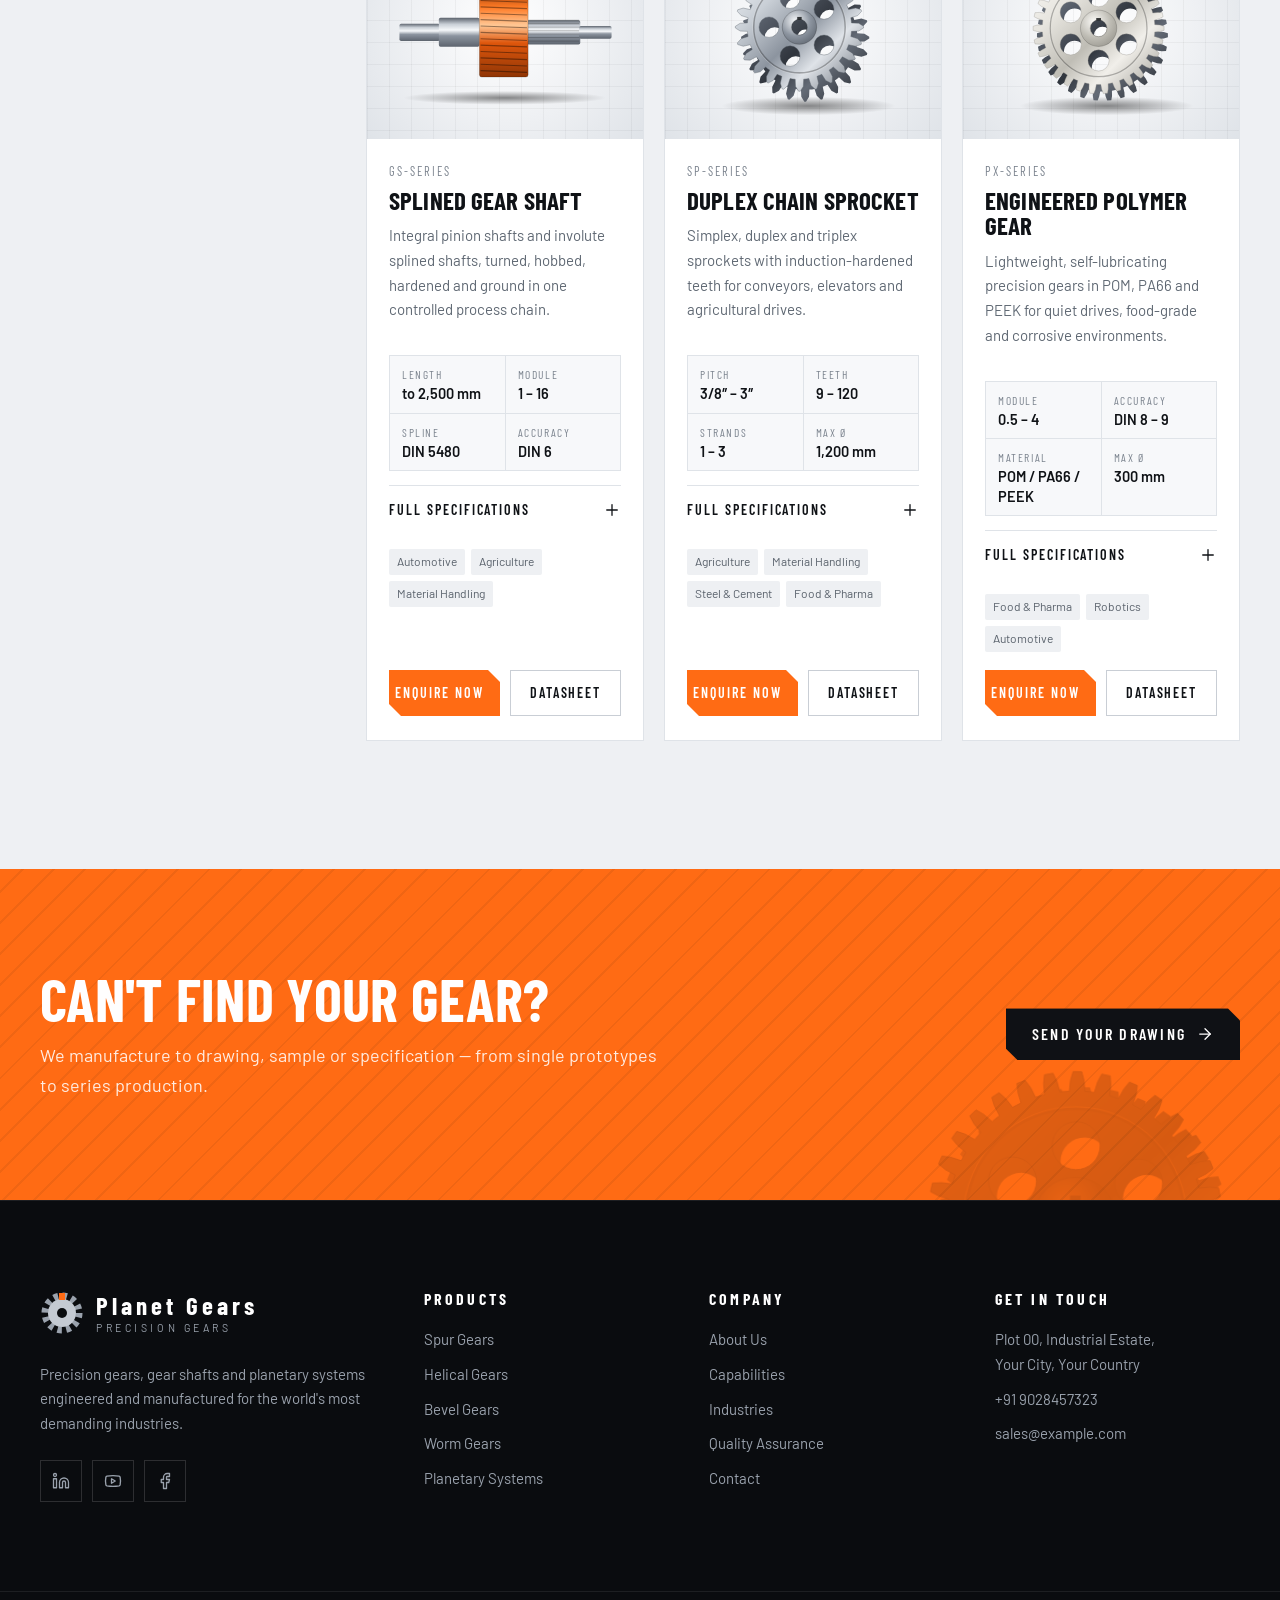
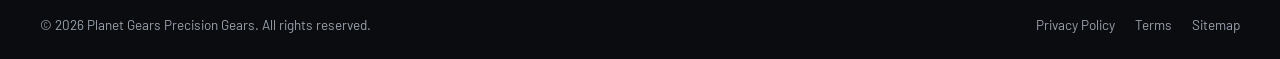
<file: products.html>
<!doctype html>
<html lang="en" class="has-anim">
<head>
  <meta charset="utf-8">
  <meta name="viewport" content="width=device-width, initial-scale=1">
  <title>Product Catalogue | Spur, Helical, Bevel, Worm &amp; Planetary Gears | Planet Gears</title>
  <meta name="description" content="Browse Planet Gears's precision gear catalogue: spur, helical, double helical, bevel, worm gears, racks, planetary gearboxes, ring gears, gear shafts and sprockets with full specifications.">
  <meta name="theme-color" content="#0f1216">
  <link rel="canonical" href="https://YOUR-USERNAME.github.io/gears-website/products.html">
  <meta property="og:type" content="website">
  <meta property="og:title" content="Precision Gear Catalogue — Planet Gears">
  <meta property="og:description" content="12 product families with full specifications. Filter by type, material and industry.">
  <meta property="og:image" content="assets/img/og-image.svg">
  <link rel="icon" href="assets/img/favicon.svg" type="image/svg+xml">
  <script>
    if (window.matchMedia('(prefers-reduced-motion: reduce)').matches) document.documentElement.classList.remove('has-anim');
    setTimeout(function () { if (!window.__animReady) document.documentElement.classList.remove('has-anim'); }, 4000);
  </script>
  <link rel="preconnect" href="https://fonts.googleapis.com">
  <link rel="preconnect" href="https://fonts.gstatic.com" crossorigin>
  <link href="https://fonts.googleapis.com/css2?family=Barlow+Condensed:wght@300;500;600;700&family=Barlow:wght@400;500;600&display=swap" rel="stylesheet">
  <link rel="stylesheet" href="assets/css/style.css">
  <link rel="preload" href="assets/vendor/gsap.min.js" as="script">
  <script type="application/ld+json">
  {
    "@context": "https://schema.org",
    "@type": "BreadcrumbList",
    "itemListElement": [
      { "@type": "ListItem", "position": 1, "name": "Home", "item": "https://YOUR-USERNAME.github.io/gears-website/" },
      { "@type": "ListItem", "position": 2, "name": "Products", "item": "https://YOUR-USERNAME.github.io/gears-website/products.html" }
    ]
  }
  </script>
</head>
<body>
  <a class="skip-link" href="index.html#main">Skip to content</a>

  <!-- ================= HEADER ================= -->
  <header class="site-header">
    <div class="topbar">
      <div class="container">
        <ul class="contact-mini">
          <li><a href="tel:+000000000000"><i data-lucide="phone"></i>+91 9028457323</a></li>
          <li class="hide-md"><a href="mailto:sales@example.com"><i data-lucide="mail"></i>sales@example.com</a></li>
          <li class="hide-md"><i data-lucide="clock"></i>Mon – Sat · 08:00 – 18:00</li>
        </ul>
        <span class="topbar-cert">ISO 9001 : 2015 · IATF 16949 · ISO 14001</span>
      </div>
    </div>

    <div class="navbar">
      <div class="container">
        <a class="brand" href="index.html" aria-label="Planet Gears Precision Gears — home">
          <svg class="brand-mark" viewBox="0 0 44 44" aria-hidden="true">
            <defs><linearGradient id="lg-brand" x1="0" y1="0" x2="1" y2="1"><stop offset="0" stop-color="#f4f6f8"/><stop offset=".5" stop-color="#8a929d"/><stop offset="1" stop-color="#dde1e6"/></linearGradient></defs>
            <g class="spin">
              <circle cx="22" cy="22" r="17" fill="none" stroke="url(#lg-brand)" stroke-width="7" stroke-dasharray="4.45 4.45"/>
              <circle cx="22" cy="22" r="14" fill="url(#lg-brand)"/>
              <circle cx="22" cy="22" r="5" fill="#0f1216"/>
            </g>
            <rect x="19" y="2" width="6" height="7" fill="#ff6b14"/>
          </svg>
          <span class="brand-name"><strong>Planet Gears</strong><small>Precision Gears</small></span>
        </a>

        <nav class="main-nav" id="main-nav" aria-label="Primary">
          <div class="nav-drawer-head">
            <span class="brand-name"><strong>Planet Gears</strong><small>Precision Gears</small></span>
            <button type="button" data-close-nav aria-label="Close menu"><i data-lucide="x"></i></button>
          </div>
          <ul class="nav-list">
            <li><a class="nav-link" href="index.html">Home</a></li>
            <li class="has-mega">
              <button type="button" class="nav-link mega-toggle is-active" aria-expanded="false" aria-controls="mega-products">Products <i data-lucide="chevron-down"></i></button>
              <div class="mega" id="mega-products">
                <div class="container mega-inner">
                  <div>
                    <p class="mega-label">Product Range</p>
                    <ul class="mega-grid">
                      <li><a class="mega-item" href="products.html?cat=spur"><span class="mini" data-gear="spur" data-teeth="20" data-label="Spur gear"></span><span><strong>Spur Gears</strong><span>Module 0.5 – 20, DIN 6</span></span></a></li>
                      <li><a class="mega-item" href="products.html?cat=helical"><span class="mini" data-gear="helical" data-teeth="24" data-label="Helical gear"></span><span><strong>Helical Gears</strong><span>Ground, up to DIN 5</span></span></a></li>
                      <li><a class="mega-item" href="products.html?cat=bevel"><span class="mini" data-gear="bevel" data-teeth="22" data-label="Bevel gear"></span><span><strong>Bevel Gears</strong><span>Straight &amp; spiral bevel</span></span></a></li>
                      <li><a class="mega-item" href="products.html?cat=worm"><span class="mini" data-gear="worm" data-label="Worm gear set"></span><span><strong>Worm Gears</strong><span>Ratios 5:1 – 100:1</span></span></a></li>
                      <li><a class="mega-item" href="products.html?cat=rack"><span class="mini" data-gear="rack" data-label="Gear rack and pinion"></span><span><strong>Racks &amp; Pinions</strong><span>Lengths to 3 m</span></span></a></li>
                      <li><a class="mega-item" href="products.html?cat=planetary"><span class="mini" data-gear="planetary" data-label="Planetary gear set"></span><span><strong>Planetary Systems</strong><span>Gearboxes &amp; ring gears</span></span></a></li>
                      <li><a class="mega-item" href="products.html?cat=shaft"><span class="mini" data-gear="shaft" data-label="Gear shaft"></span><span><strong>Gear Shafts</strong><span>Integral pinions, splines</span></span></a></li>
                      <li><a class="mega-item" href="products.html?cat=sprocket"><span class="mini" data-gear="sprocket" data-teeth="18" data-label="Chain sprocket"></span><span><strong>Sprockets</strong><span>Simplex to triplex</span></span></a></li>
                    </ul>
                  </div>
                  <a class="mega-feature" href="products.html">
                    <span data-gear="helical" data-teeth="30" data-tone="orange" data-holes="0" aria-hidden="true"></span>
                    <h3>Full Catalogue</h3>
                    <p>Filter 12 product families by type, material and industry — with full specifications.</p>
                    <span class="link-arrow">Browse catalogue <i data-lucide="arrow-up-right"></i></span>
                  </a>
                </div>
              </div>
            </li>
            <li><a class="nav-link" href="index.html#industries">Industries</a></li>
            <li><a class="nav-link" href="index.html#about">About</a></li>
            <li><a class="nav-link" href="index.html#quality">Quality</a></li>
            <li><a class="nav-link" href="index.html#contact">Contact</a></li>
          </ul>
          <div class="nav-drawer-foot">
            <a href="tel:+000000000000"><i data-lucide="phone"></i>+91 9028457323</a>
            <a href="mailto:sales@example.com"><i data-lucide="mail"></i>sales@example.com</a>
            <a class="btn btn-primary" href="index.html#contact" data-enquire>Request a Quote <i data-lucide="arrow-right"></i></a>
          </div>
        </nav>

        <div class="nav-actions">
          <a class="btn btn-primary btn-sm" href="index.html#contact" data-enquire data-magnetic>Request a Quote</a>
          <button type="button" class="menu-toggle" aria-label="Open menu" aria-controls="main-nav" aria-expanded="false"><i data-lucide="menu"></i></button>
        </div>
      </div>
    </div>
  </header>
  <div class="nav-overlay" aria-hidden="true"></div>

  <main id="main">
    <section class="page-hero" aria-labelledby="page-title">
      <div class="blueprint" aria-hidden="true"></div>
      <div data-gear="helical" data-teeth="36" data-holes="6" aria-hidden="true"></div>
      <div class="container">
        <nav class="breadcrumb" aria-label="Breadcrumb" data-hero-item><a href="index.html">Home</a><i data-lucide="chevron-right"></i><span aria-current="page">Products</span></nav>
        <h1 id="page-title" data-hero-item>Product <span class="metal-text">Catalogue</span></h1>
        <p data-hero-item>Standard ranges and made-to-drawing gears with complete specifications. Filter by product type, material and industry — then send an enquiry in one click.</p>
      </div>
    </section>

    <section class="catalogue" aria-label="Product catalogue">
      <div class="container catalogue-layout">

        <!-- Filters -->
        <aside class="filters" id="filters" aria-label="Product filters">
          <div class="filters-head">
            <h2><i data-lucide="sliders-horizontal"></i>Filters</h2>
            <div style="display:flex;gap:12px;align-items:center">
              <button type="button" data-clear-filters>Clear all</button>
              <button type="button" class="filters-close" data-close-filters aria-label="Close filters"><i data-lucide="x"></i></button>
            </div>
          </div>
          <form id="filter-form">
            <div class="filter-group">
              <label class="sr-only" for="f-search">Search products</label>
              <div class="search-box"><i data-lucide="search"></i><input id="f-search" type="search" placeholder="Search e.g. DIN 5, bronze…" autocomplete="off"></div>
            </div>
            <fieldset class="filter-group" style="border:0;margin:0">
              <h3>Product Type</h3>
              <label class="check"><span><input type="checkbox" name="category" value="spur"><span class="lbl">Spur Gears</span></span><span class="count"></span></label>
              <label class="check"><span><input type="checkbox" name="category" value="helical"><span class="lbl">Helical Gears</span></span><span class="count"></span></label>
              <label class="check"><span><input type="checkbox" name="category" value="bevel"><span class="lbl">Bevel Gears</span></span><span class="count"></span></label>
              <label class="check"><span><input type="checkbox" name="category" value="worm"><span class="lbl">Worm Gears</span></span><span class="count"></span></label>
              <label class="check"><span><input type="checkbox" name="category" value="rack"><span class="lbl">Racks &amp; Pinions</span></span><span class="count"></span></label>
              <label class="check"><span><input type="checkbox" name="category" value="planetary"><span class="lbl">Planetary Systems</span></span><span class="count"></span></label>
              <label class="check"><span><input type="checkbox" name="category" value="shaft"><span class="lbl">Gear Shafts</span></span><span class="count"></span></label>
              <label class="check"><span><input type="checkbox" name="category" value="sprocket"><span class="lbl">Sprockets</span></span><span class="count"></span></label>
            </fieldset>
            <fieldset class="filter-group" style="border:0;margin:0">
              <h3>Material</h3>
              <label class="check"><span><input type="checkbox" name="material" value="alloy-steel"><span class="lbl">Alloy Steel</span></span><span class="count"></span></label>
              <label class="check"><span><input type="checkbox" name="material" value="carbon-steel"><span class="lbl">Carbon Steel</span></span><span class="count"></span></label>
              <label class="check"><span><input type="checkbox" name="material" value="bronze"><span class="lbl">Bronze / Steel</span></span><span class="count"></span></label>
              <label class="check"><span><input type="checkbox" name="material" value="polymer"><span class="lbl">Engineering Polymer</span></span><span class="count"></span></label>
            </fieldset>
            <div class="filter-group">
              <h3><label for="f-industry">Industry</label></h3>
              <select id="f-industry">
                <option value="">All industries</option>
                <option value="automotive">Automotive</option>
                <option value="wind">Wind Energy</option>
                <option value="mining">Mining</option>
                <option value="marine">Marine</option>
                <option value="oil-gas">Oil &amp; Gas</option>
                <option value="material-handling">Material Handling</option>
                <option value="agriculture">Agriculture</option>
                <option value="railways">Railways</option>
                <option value="steel-cement">Steel &amp; Cement</option>
                <option value="robotics">Robotics &amp; Automation</option>
                <option value="food-pharma">Food &amp; Pharma</option>
              </select>
            </div>
          </form>
        </aside>

        <!-- Results -->
        <div>
          <div class="toolbar">
            <p class="result-count" id="result-count" aria-live="polite">Showing all products</p>
            <div class="right">
              <button type="button" class="btn btn-dark btn-sm filter-toggle" data-open-filters><i data-lucide="filter"></i>Filters</button>
              <label class="sr-only" for="f-sort">Sort products</label>
              <select id="f-sort">
                <option value="featured">Sort: Featured</option>
                <option value="name">Sort: Name A–Z</option>
                <option value="size">Sort: Largest diameter</option>
              </select>
            </div>
          </div>
          <div class="active-chips" id="active-chips"></div>

          <div class="product-grid" id="catalogue-grid">

            <article class="product-card" data-category="spur" data-material="alloy-steel" data-industry="automotive material-handling agriculture steel-cement" data-name="Precision Spur Gear" data-size="2000" data-order="1" id="sg-series">
              <div class="media"><span class="badge">Spur</span><span class="badge hot">Best seller</span><div data-gear="spur" data-teeth="28" data-label="Precision Spur Gear (SG-Series)"></div></div>
              <div class="content">
                <span class="sku">SG-Series</span>
                <h3>Precision Spur Gear</h3>
                <p class="desc">Hobbed and ground spur gears with case-carburized flanks for transmissions, hoists and general power transmission.</p>
                <dl class="spec-list"><div><dt>Module</dt><dd>0.5 – 20</dd></div><div><dt>Accuracy</dt><dd>DIN 6</dd></div><div><dt>Hardness</dt><dd>58 – 62 HRC</dd></div><div><dt>Max &#216;</dt><dd>2,000 mm</dd></div></dl>
                <details class="specs-more"><summary>Full specifications <i data-lucide="plus"></i></summary><table><tr><th scope="row">Number of teeth</th><td>12 – 200</td></tr><tr><th scope="row">Pressure angle</th><td>20&#176; (14.5&#176;, 25&#176; on request)</td></tr><tr><th scope="row">Material</th><td>20MnCr5 / 16MnCr5</td></tr><tr><th scope="row">Heat treatment</th><td>Case carburized &amp; hardened</td></tr><tr><th scope="row">Face width</th><td>up to 400 mm</td></tr><tr><th scope="row">Standards</th><td>DIN 3962 / ISO 1328 / AGMA 2015</td></tr></table></details>
                <ul class="ind-tags" aria-label="Industries"><li>Automotive</li><li>Material Handling</li><li>Agriculture</li><li>Steel &amp; Cement</li></ul>
                <div class="actions"><button type="button" class="btn btn-primary" data-enquire data-product="Precision Spur Gear (SG-Series)">Enquire Now <i data-lucide="send"></i></button><a class="btn btn-outline-dark" href="index.html#contact" data-enquire data-product="Precision Spur Gear (SG-Series) (datasheet request)">Datasheet</a></div>
              </div>
            </article>
            <article class="product-card" data-category="helical" data-material="alloy-steel" data-industry="wind steel-cement marine oil-gas" data-name="Ground Helical Gear" data-size="2500" data-order="2" id="hg-series">
              <div class="media"><span class="badge">Helical</span><div data-gear="helical" data-teeth="34" data-label="Ground Helical Gear (HG-Series)"></div></div>
              <div class="content">
                <span class="sku">HG-Series</span>
                <h3>Ground Helical Gear</h3>
                <p class="desc">Profile-ground helical gears with topological flank modification for quiet, high-load industrial gearboxes.</p>
                <dl class="spec-list"><div><dt>Module</dt><dd>1 – 25</dd></div><div><dt>Accuracy</dt><dd>DIN 5</dd></div><div><dt>Helix angle</dt><dd>8&#176; – 30&#176;</dd></div><div><dt>Max &#216;</dt><dd>2,500 mm</dd></div></dl>
                <details class="specs-more"><summary>Full specifications <i data-lucide="plus"></i></summary><table><tr><th scope="row">Number of teeth</th><td>14 – 250</td></tr><tr><th scope="row">Material</th><td>18CrNiMo7-6 / 17CrNiMo6</td></tr><tr><th scope="row">Heat treatment</th><td>Carburized, 0.8 – 3.5 mm case depth</td></tr><tr><th scope="row">Surface finish</th><td>Ra ≤ 0.4 &#181;m</td></tr><tr><th scope="row">Face width</th><td>up to 600 mm</td></tr><tr><th scope="row">Standards</th><td>ISO 6336 rating, ISO 1328 class 5</td></tr></table></details>
                <ul class="ind-tags" aria-label="Industries"><li>Wind Energy</li><li>Steel &amp; Cement</li><li>Marine</li><li>Oil &amp; Gas</li></ul>
                <div class="actions"><button type="button" class="btn btn-primary" data-enquire data-product="Ground Helical Gear (HG-Series)">Enquire Now <i data-lucide="send"></i></button><a class="btn btn-outline-dark" href="index.html#contact" data-enquire data-product="Ground Helical Gear (HG-Series) (datasheet request)">Datasheet</a></div>
              </div>
            </article>
            <article class="product-card" data-category="helical" data-material="alloy-steel" data-industry="mining marine oil-gas steel-cement" data-name="Double Helical Gear" data-size="3000" data-order="3" id="dh-series">
              <div class="media"><span class="badge">Helical</span><div data-gear="herringbone" data-teeth="40" data-tone="dark" data-label="Double Helical Gear (DH-Series)"></div></div>
              <div class="content">
                <span class="sku">DH-Series</span>
                <h3>Double Helical Gear</h3>
                <p class="desc">Herringbone and double helical gears that cancel axial thrust — ideal for rolling mills, marine propulsion and compressors.</p>
                <dl class="spec-list"><div><dt>Module</dt><dd>4 – 30</dd></div><div><dt>Accuracy</dt><dd>DIN 6</dd></div><div><dt>Gap</dt><dd>Gap or gapless</dd></div><div><dt>Max &#216;</dt><dd>3,000 mm</dd></div></dl>
                <details class="specs-more"><summary>Full specifications <i data-lucide="plus"></i></summary><table><tr><th scope="row">Number of teeth</th><td>20 – 300</td></tr><tr><th scope="row">Helix angle</th><td>25&#176; – 40&#176;</td></tr><tr><th scope="row">Material</th><td>34CrNiMo6 / 42CrMo4</td></tr><tr><th scope="row">Heat treatment</th><td>Through-hardened or nitrided</td></tr><tr><th scope="row">Face width</th><td>up to 1,200 mm</td></tr><tr><th scope="row">Standards</th><td>AGMA 2001 / ISO 6336</td></tr></table></details>
                <ul class="ind-tags" aria-label="Industries"><li>Mining</li><li>Marine</li><li>Oil &amp; Gas</li><li>Steel &amp; Cement</li></ul>
                <div class="actions"><button type="button" class="btn btn-primary" data-enquire data-product="Double Helical Gear (DH-Series)">Enquire Now <i data-lucide="send"></i></button><a class="btn btn-outline-dark" href="index.html#contact" data-enquire data-product="Double Helical Gear (DH-Series) (datasheet request)">Datasheet</a></div>
              </div>
            </article>
            <article class="product-card" data-category="bevel" data-material="alloy-steel" data-industry="automotive railways mining material-handling" data-name="Spiral Bevel Gear Set" data-size="1200" data-order="4" id="sb-series">
              <div class="media"><span class="badge">Bevel</span><span class="badge hot">New</span><div data-gear="bevel" data-teeth="30" data-label="Spiral Bevel Gear Set (SB-Series)"></div></div>
              <div class="content">
                <span class="sku">SB-Series</span>
                <h3>Spiral Bevel Gear Set</h3>
                <p class="desc">Lapped, matched spiral bevel pairs with optimised contact pattern for right-angle drives in axles and traction units.</p>
                <dl class="spec-list"><div><dt>Module</dt><dd>1.5 – 20</dd></div><div><dt>Ratio</dt><dd>1:1 – 6:1</dd></div><div><dt>Accuracy</dt><dd>DIN 6</dd></div><div><dt>Max &#216;</dt><dd>1,200 mm</dd></div></dl>
                <details class="specs-more"><summary>Full specifications <i data-lucide="plus"></i></summary><table><tr><th scope="row">Spiral angle</th><td>25&#176; – 40&#176;</td></tr><tr><th scope="row">Material</th><td>17CrNiMo6 / 20MnCr5</td></tr><tr><th scope="row">Heat treatment</th><td>Carburized, hardened &amp; lapped</td></tr><tr><th scope="row">Shaft angle</th><td>90&#176; (other angles on request)</td></tr><tr><th scope="row">Supplied as</th><td>Matched pair with contact report</td></tr><tr><th scope="row">Standards</th><td>DIN 3965 / AGMA 2005</td></tr></table></details>
                <ul class="ind-tags" aria-label="Industries"><li>Automotive</li><li>Railways</li><li>Mining</li><li>Material Handling</li></ul>
                <div class="actions"><button type="button" class="btn btn-primary" data-enquire data-product="Spiral Bevel Gear Set (SB-Series)">Enquire Now <i data-lucide="send"></i></button><a class="btn btn-outline-dark" href="index.html#contact" data-enquire data-product="Spiral Bevel Gear Set (SB-Series) (datasheet request)">Datasheet</a></div>
              </div>
            </article>
            <article class="product-card" data-category="bevel" data-material="alloy-steel" data-industry="agriculture material-handling automotive" data-name="Straight Bevel Gear" data-size="800" data-order="5" id="bg-series">
              <div class="media"><span class="badge">Bevel</span><div data-gear="bevel" data-teeth="24" data-tone="dark" data-label="Straight Bevel Gear (BG-Series)"></div></div>
              <div class="content">
                <span class="sku">BG-Series</span>
                <h3>Straight Bevel Gear</h3>
                <p class="desc">Cost-effective straight bevel gears for differential drives, agricultural equipment and moderate-speed right-angle drives.</p>
                <dl class="spec-list"><div><dt>Module</dt><dd>1 – 16</dd></div><div><dt>Ratio</dt><dd>1:1 – 5:1</dd></div><div><dt>Accuracy</dt><dd>DIN 8</dd></div><div><dt>Max &#216;</dt><dd>800 mm</dd></div></dl>
                <details class="specs-more"><summary>Full specifications <i data-lucide="plus"></i></summary><table><tr><th scope="row">Number of teeth</th><td>10 – 120</td></tr><tr><th scope="row">Material</th><td>EN19 / 42CrMo4</td></tr><tr><th scope="row">Heat treatment</th><td>Induction or through-hardened</td></tr><tr><th scope="row">Pressure angle</th><td>20&#176;</td></tr><tr><th scope="row">Shaft angle</th><td>90&#176;</td></tr><tr><th scope="row">Standards</th><td>DIN 3971</td></tr></table></details>
                <ul class="ind-tags" aria-label="Industries"><li>Agriculture</li><li>Material Handling</li><li>Automotive</li></ul>
                <div class="actions"><button type="button" class="btn btn-primary" data-enquire data-product="Straight Bevel Gear (BG-Series)">Enquire Now <i data-lucide="send"></i></button><a class="btn btn-outline-dark" href="index.html#contact" data-enquire data-product="Straight Bevel Gear (BG-Series) (datasheet request)">Datasheet</a></div>
              </div>
            </article>
            <article class="product-card" data-category="worm" data-material="bronze" data-industry="material-handling steel-cement food-pharma" data-name="Worm &amp; Worm Wheel Set" data-size="1000" data-order="6" id="wg-series">
              <div class="media"><span class="badge">Worm</span><div data-gear="worm" data-label="Worm &amp; Worm Wheel Set (WG-Series)"></div></div>
              <div class="content">
                <span class="sku">WG-Series</span>
                <h3>Worm &amp; Worm Wheel Set</h3>
                <p class="desc">Case-hardened, ground steel worms with centrifugally-cast phosphor-bronze wheels for compact, smooth, self-locking drives.</p>
                <dl class="spec-list"><div><dt>Ratio</dt><dd>5:1 – 100:1</dd></div><div><dt>Module</dt><dd>1 – 20</dd></div><div><dt>Accuracy</dt><dd>DIN 7</dd></div><div><dt>Max &#216;</dt><dd>1,000 mm</dd></div></dl>
                <details class="specs-more"><summary>Full specifications <i data-lucide="plus"></i></summary><table><tr><th scope="row">Worm material</th><td>16MnCr5, case-hardened &amp; ground</td></tr><tr><th scope="row">Wheel material</th><td>CuSn12 / CuSn12Ni2 bronze</td></tr><tr><th scope="row">Starts</th><td>1 – 6</td></tr><tr><th scope="row">Centre distance</th><td>40 – 600 mm</td></tr><tr><th scope="row">Profile</th><td>ZI (involute) / ZK / ZN</td></tr><tr><th scope="row">Standards</th><td>DIN 3974 / ISO 14521</td></tr></table></details>
                <ul class="ind-tags" aria-label="Industries"><li>Material Handling</li><li>Steel &amp; Cement</li><li>Food &amp; Pharma</li></ul>
                <div class="actions"><button type="button" class="btn btn-primary" data-enquire data-product="Worm &amp; Worm Wheel Set (WG-Series)">Enquire Now <i data-lucide="send"></i></button><a class="btn btn-outline-dark" href="index.html#contact" data-enquire data-product="Worm &amp; Worm Wheel Set (WG-Series) (datasheet request)">Datasheet</a></div>
              </div>
            </article>
            <article class="product-card" data-category="rack" data-material="carbon-steel" data-industry="robotics material-handling railways" data-name="Gear Rack &amp; Pinion" data-size="3000" data-order="7" id="rp-series">
              <div class="media"><span class="badge">Rack</span><div data-gear="rack" data-label="Gear Rack &amp; Pinion (RP-Series)"></div></div>
              <div class="content">
                <span class="sku">RP-Series</span>
                <h3>Gear Rack &amp; Pinion</h3>
                <p class="desc">Straight and helical racks — induction-hardened and ground — with matched pinions for gantries, lifts and CNC axes.</p>
                <dl class="spec-list"><div><dt>Module</dt><dd>1 – 12</dd></div><div><dt>Length</dt><dd>to 3,000 mm</dd></div><div><dt>Accuracy</dt><dd>DIN 6 – 7</dd></div><div><dt>Hardness</dt><dd>50 – 55 HRC</dd></div></dl>
                <details class="specs-more"><summary>Full specifications <i data-lucide="plus"></i></summary><table><tr><th scope="row">Tooth form</th><td>Straight or 19&#176;31′42″ helical</td></tr><tr><th scope="row">Material</th><td>C45 / 42CrMo4</td></tr><tr><th scope="row">Heat treatment</th><td>Induction hardened teeth</td></tr><tr><th scope="row">Pitch error</th><td>&#177;0.012 mm / 1000 mm</td></tr><tr><th scope="row">Joining</th><td>Machined ends for seamless joints</td></tr><tr><th scope="row">Standards</th><td>DIN 867 / DIN 3962</td></tr></table></details>
                <ul class="ind-tags" aria-label="Industries"><li>Robotics</li><li>Material Handling</li><li>Railways</li></ul>
                <div class="actions"><button type="button" class="btn btn-primary" data-enquire data-product="Gear Rack &amp; Pinion (RP-Series)">Enquire Now <i data-lucide="send"></i></button><a class="btn btn-outline-dark" href="index.html#contact" data-enquire data-product="Gear Rack &amp; Pinion (RP-Series) (datasheet request)">Datasheet</a></div>
              </div>
            </article>
            <article class="product-card" data-category="planetary" data-material="alloy-steel" data-industry="wind mining robotics marine" data-name="Planetary Gearbox" data-size="1600" data-order="8" id="pg-series">
              <div class="media"><span class="badge">Planetary</span><span class="badge hot">Best seller</span><div data-gear="planetary" data-label="Planetary Gearbox (PG-Series)"></div></div>
              <div class="content">
                <span class="sku">PG-Series</span>
                <h3>Planetary Gearbox</h3>
                <p class="desc">Modular in-line and right-angle planetary gearboxes delivering high torque density for heavy-duty drives.</p>
                <dl class="spec-list"><div><dt>Ratio</dt><dd>3:1 – 1000:1</dd></div><div><dt>Torque</dt><dd>to 500 kNm</dd></div><div><dt>Efficiency</dt><dd>97% / stage</dd></div><div><dt>Stages</dt><dd>1 – 4</dd></div></dl>
                <details class="specs-more"><summary>Full specifications <i data-lucide="plus"></i></summary><table><tr><th scope="row">Mounting</th><td>Foot, flange or shaft-mounted</td></tr><tr><th scope="row">Output</th><td>Solid, hollow or splined shaft</td></tr><tr><th scope="row">Backlash</th><td>≤ 3 arcmin (precision line)</td></tr><tr><th scope="row">Lubrication</th><td>Oil bath / forced lubrication</td></tr><tr><th scope="row">Service factor</th><td>up to 2.5</td></tr><tr><th scope="row">Standards</th><td>AGMA 6123 / ISO 6336</td></tr></table></details>
                <ul class="ind-tags" aria-label="Industries"><li>Wind Energy</li><li>Mining</li><li>Robotics</li><li>Marine</li></ul>
                <div class="actions"><button type="button" class="btn btn-primary" data-enquire data-product="Planetary Gearbox (PG-Series)">Enquire Now <i data-lucide="send"></i></button><a class="btn btn-outline-dark" href="index.html#contact" data-enquire data-product="Planetary Gearbox (PG-Series) (datasheet request)">Datasheet</a></div>
              </div>
            </article>
            <article class="product-card" data-category="planetary" data-material="alloy-steel" data-industry="wind mining marine" data-name="Internal Ring Gear" data-size="2500" data-order="9" id="ir-series">
              <div class="media"><span class="badge">Planetary</span><div data-gear="ring" data-label="Internal Ring Gear (IR-Series)"></div></div>
              <div class="content">
                <span class="sku">IR-Series</span>
                <h3>Internal Ring Gear</h3>
                <p class="desc">Shaped and ground internal ring gears for planetary stages, slewing drives and wind-turbine gearboxes.</p>
                <dl class="spec-list"><div><dt>Module</dt><dd>2 – 20</dd></div><div><dt>Accuracy</dt><dd>DIN 6</dd></div><div><dt>Treatment</dt><dd>Gas nitrided</dd></div><div><dt>Max &#216;</dt><dd>2,500 mm</dd></div></dl>
                <details class="specs-more"><summary>Full specifications <i data-lucide="plus"></i></summary><table><tr><th scope="row">Number of teeth</th><td>40 – 400</td></tr><tr><th scope="row">Material</th><td>42CrMo4 / 31CrMoV9</td></tr><tr><th scope="row">Nitriding depth</th><td>0.4 – 0.8 mm</td></tr><tr><th scope="row">Process</th><td>Shaping / power skiving / grinding</td></tr><tr><th scope="row">Bolt pattern</th><td>To customer drawing</td></tr><tr><th scope="row">Standards</th><td>ISO 1328 / ISO 6336</td></tr></table></details>
                <ul class="ind-tags" aria-label="Industries"><li>Wind Energy</li><li>Mining</li><li>Marine</li></ul>
                <div class="actions"><button type="button" class="btn btn-primary" data-enquire data-product="Internal Ring Gear (IR-Series)">Enquire Now <i data-lucide="send"></i></button><a class="btn btn-outline-dark" href="index.html#contact" data-enquire data-product="Internal Ring Gear (IR-Series) (datasheet request)">Datasheet</a></div>
              </div>
            </article>
            <article class="product-card" data-category="shaft" data-material="alloy-steel" data-industry="automotive agriculture material-handling" data-name="Splined Gear Shaft" data-size="400" data-order="10" id="gs-series">
              <div class="media"><span class="badge">Shaft</span><div data-gear="shaft" data-label="Splined Gear Shaft (GS-Series)"></div></div>
              <div class="content">
                <span class="sku">GS-Series</span>
                <h3>Splined Gear Shaft</h3>
                <p class="desc">Integral pinion shafts and involute splined shafts, turned, hobbed, hardened and ground in one controlled process chain.</p>
                <dl class="spec-list"><div><dt>Length</dt><dd>to 2,500 mm</dd></div><div><dt>Module</dt><dd>1 – 16</dd></div><div><dt>Spline</dt><dd>DIN 5480</dd></div><div><dt>Accuracy</dt><dd>DIN 6</dd></div></dl>
                <details class="specs-more"><summary>Full specifications <i data-lucide="plus"></i></summary><table><tr><th scope="row">Max pinion &#216;</th><td>400 mm</td></tr><tr><th scope="row">Material</th><td>20MnCr5 / 18CrNiMo7-6</td></tr><tr><th scope="row">Heat treatment</th><td>Carburized / induction hardened</td></tr><tr><th scope="row">Bearing seats</th><td>Ground to IT5</td></tr><tr><th scope="row">Runout</th><td>≤ 0.01 mm</td></tr><tr><th scope="row">Standards</th><td>DIN 5480 / ANSI B92.1</td></tr></table></details>
                <ul class="ind-tags" aria-label="Industries"><li>Automotive</li><li>Agriculture</li><li>Material Handling</li></ul>
                <div class="actions"><button type="button" class="btn btn-primary" data-enquire data-product="Splined Gear Shaft (GS-Series)">Enquire Now <i data-lucide="send"></i></button><a class="btn btn-outline-dark" href="index.html#contact" data-enquire data-product="Splined Gear Shaft (GS-Series) (datasheet request)">Datasheet</a></div>
              </div>
            </article>
            <article class="product-card" data-category="sprocket" data-material="carbon-steel" data-industry="agriculture material-handling steel-cement food-pharma" data-name="Duplex Chain Sprocket" data-size="1200" data-order="11" id="sp-series">
              <div class="media"><span class="badge">Sprocket</span><div data-gear="sprocket" data-teeth="24" data-label="Duplex Chain Sprocket (SP-Series)"></div></div>
              <div class="content">
                <span class="sku">SP-Series</span>
                <h3>Duplex Chain Sprocket</h3>
                <p class="desc">Simplex, duplex and triplex sprockets with induction-hardened teeth for conveyors, elevators and agricultural drives.</p>
                <dl class="spec-list"><div><dt>Pitch</dt><dd>3/8″ – 3″</dd></div><div><dt>Teeth</dt><dd>9 – 120</dd></div><div><dt>Strands</dt><dd>1 – 3</dd></div><div><dt>Max &#216;</dt><dd>1,200 mm</dd></div></dl>
                <details class="specs-more"><summary>Full specifications <i data-lucide="plus"></i></summary><table><tr><th scope="row">Chain standard</th><td>ISO 606 / ANSI B29.1</td></tr><tr><th scope="row">Material</th><td>C45 / EN8 / cast iron</td></tr><tr><th scope="row">Heat treatment</th><td>Induction hardened tips 45 – 50 HRC</td></tr><tr><th scope="row">Hub</th><td>Plain bore, taper-lock or QD</td></tr><tr><th scope="row">Finish</th><td>Black oxide / zinc plated</td></tr><tr><th scope="row">Standards</th><td>ISO 606</td></tr></table></details>
                <ul class="ind-tags" aria-label="Industries"><li>Agriculture</li><li>Material Handling</li><li>Steel &amp; Cement</li><li>Food &amp; Pharma</li></ul>
                <div class="actions"><button type="button" class="btn btn-primary" data-enquire data-product="Duplex Chain Sprocket (SP-Series)">Enquire Now <i data-lucide="send"></i></button><a class="btn btn-outline-dark" href="index.html#contact" data-enquire data-product="Duplex Chain Sprocket (SP-Series) (datasheet request)">Datasheet</a></div>
              </div>
            </article>
            <article class="product-card" data-category="spur" data-material="polymer" data-industry="food-pharma robotics automotive" data-name="Engineered Polymer Gear" data-size="300" data-order="12" id="px-series">
              <div class="media"><span class="badge">Spur</span><div data-gear="polymer" data-teeth="30" data-label="Engineered Polymer Gear (PX-Series)"></div></div>
              <div class="content">
                <span class="sku">PX-Series</span>
                <h3>Engineered Polymer Gear</h3>
                <p class="desc">Lightweight, self-lubricating precision gears in POM, PA66 and PEEK for quiet drives, food-grade and corrosive environments.</p>
                <dl class="spec-list"><div><dt>Module</dt><dd>0.5 – 4</dd></div><div><dt>Accuracy</dt><dd>DIN 8 – 9</dd></div><div><dt>Material</dt><dd>POM / PA66 / PEEK</dd></div><div><dt>Max &#216;</dt><dd>300 mm</dd></div></dl>
                <details class="specs-more"><summary>Full specifications <i data-lucide="plus"></i></summary><table><tr><th scope="row">Number of teeth</th><td>10 – 150</td></tr><tr><th scope="row">Process</th><td>CNC hobbed or injection moulded</td></tr><tr><th scope="row">Insert</th><td>Steel hub inserts available</td></tr><tr><th scope="row">Temperature</th><td>-40 &#176;C to +250 &#176;C (PEEK)</td></tr><tr><th scope="row">Compliance</th><td>FDA / EU 10/2011 grades</td></tr><tr><th scope="row">Standards</th><td>VDI 2736</td></tr></table></details>
                <ul class="ind-tags" aria-label="Industries"><li>Food &amp; Pharma</li><li>Robotics</li><li>Automotive</li></ul>
                <div class="actions"><button type="button" class="btn btn-primary" data-enquire data-product="Engineered Polymer Gear (PX-Series)">Enquire Now <i data-lucide="send"></i></button><a class="btn btn-outline-dark" href="index.html#contact" data-enquire data-product="Engineered Polymer Gear (PX-Series) (datasheet request)">Datasheet</a></div>
              </div>
            </article>

          </div>

          <div class="empty-state" id="empty-state">
            <i data-lucide="search-x"></i>
            <h3>No products match</h3>
            <p>Try removing a filter — or tell us what you need and we'll manufacture it to your drawing.</p>
            <div style="display:flex;gap:10px;justify-content:center;flex-wrap:wrap">
              <button type="button" class="btn btn-outline-dark" data-clear-filters>Clear filters</button>
              <a class="btn btn-primary" href="index.html#contact" data-enquire data-product="Custom gear to drawing">Custom Enquiry</a>
            </div>
          </div>
        </div>
      </div>
    </section>

    <section class="cta-band" aria-label="Request a quotation">
      <div data-gear="spur" data-teeth="32" data-tone="dark" data-scroll-spin="120" aria-hidden="true"></div>
      <div class="container">
        <div data-reveal>
          <h2>Can't find your gear?</h2>
          <p>We manufacture to drawing, sample or specification — from single prototypes to series production.</p>
        </div>
        <div class="btns" data-reveal>
          <a class="btn btn-dark" href="index.html#contact" data-enquire data-product="Custom gear to drawing" data-magnetic>Send Your Drawing <i data-lucide="arrow-right"></i></a>
        </div>
      </div>
    </section>
  </main>

<!-- ================= FOOTER ================= -->
  <footer class="site-footer">
    <div class="container footer-top">
      <div>
        <a class="brand" href="index.html" aria-label="Planet Gears home">
          <svg class="brand-mark" viewBox="0 0 44 44" aria-hidden="true"><g class="spin"><circle cx="22" cy="22" r="17" fill="none" stroke="#9aa2ad" stroke-width="7" stroke-dasharray="4.45 4.45"/><circle cx="22" cy="22" r="14" fill="#c4cad2"/><circle cx="22" cy="22" r="5" fill="#0a0c0f"/></g><rect x="19" y="2" width="6" height="7" fill="#ff6b14"/></svg>
          <span class="brand-name"><strong>Planet Gears</strong><small>Precision Gears</small></span>
        </a>
        <p>Precision gears, gear shafts and planetary systems engineered and manufactured for the world's most demanding industries.</p>
        <div class="socials">
          <a href="#" aria-label="LinkedIn"><i data-lucide="linkedin"></i></a>
          <a href="#" aria-label="YouTube"><i data-lucide="youtube"></i></a>
          <a href="#" aria-label="Facebook"><i data-lucide="facebook"></i></a>
        </div>
      </div>
      <div>
        <h4>Products</h4>
        <ul>
          <li><a href="products.html?cat=spur">Spur Gears</a></li>
          <li><a href="products.html?cat=helical">Helical Gears</a></li>
          <li><a href="products.html?cat=bevel">Bevel Gears</a></li>
          <li><a href="products.html?cat=worm">Worm Gears</a></li>
          <li><a href="products.html?cat=planetary">Planetary Systems</a></li>
        </ul>
      </div>
      <div>
        <h4>Company</h4>
        <ul>
          <li><a href="index.html#about">About Us</a></li>
          <li><a href="index.html#capabilities">Capabilities</a></li>
          <li><a href="index.html#industries">Industries</a></li>
          <li><a href="index.html#quality">Quality Assurance</a></li>
          <li><a href="index.html#contact">Contact</a></li>
        </ul>
      </div>
      <div>
        <h4>Get in Touch</h4>
        <ul>
          <li>Plot 00, Industrial Estate,<br>Your City, Your Country</li>
          <li><a href="tel:+000000000000">+91 9028457323</a></li>
          <li><a href="mailto:sales@example.com">sales@example.com</a></li>
        </ul>
      </div>
    </div>
    <div class="footer-bottom">
      <div class="container">
        <span>© <span data-year>2026</span> Planet Gears Precision Gears. All rights reserved.</span>
        <ul><li><a href="#">Privacy Policy</a></li><li><a href="#">Terms</a></li><li><a href="sitemap.xml">Sitemap</a></li></ul>
      </div>
    </div>
  </footer>

  <button class="to-top" type="button" aria-label="Back to top"><i data-lucide="arrow-up"></i></button>

  <!-- ================= ENQUIRY MODAL ================= -->
  <div class="modal" id="enquiry-modal" role="dialog" aria-modal="true" aria-labelledby="modal-title" aria-hidden="true">
    <div class="modal-backdrop" data-close-modal></div>
    <div class="modal-dialog">
      <button class="modal-close" type="button" data-close-modal aria-label="Close"><i data-lucide="x"></i></button>
      <div class="form-card">
        <h3 id="modal-title">Product Enquiry</h3>
        <p>Tell us what you need — we'll reply with a technical proposal and price.</p>
        <span class="product-pill"></span>
        <form data-enquiry-form data-mailto="sales@example.com" novalidate>
          <input type="hidden" name="product">
          <div class="form-grid">
            <div class="field"><label for="m-name">Full name <span class="req">*</span></label><input id="m-name" name="name" autocomplete="name" required></div>
            <div class="field"><label for="m-company">Company</label><input id="m-company" name="company" autocomplete="organization"></div>
            <div class="field"><label for="m-email">Email <span class="req">*</span></label><input id="m-email" name="email" type="email" autocomplete="email" required></div>
            <div class="field"><label for="m-phone">Phone</label><input id="m-phone" name="phone" type="tel" autocomplete="tel"></div>
            <div class="field full"><label for="m-msg">Requirements <span class="req">*</span></label><textarea id="m-msg" name="message" required placeholder="Quantity, module, teeth, material, drawings…"></textarea></div>
            <input type="text" name="_gotcha" tabindex="-1" autocomplete="off" class="sr-only" aria-hidden="true">
          </div>
          <div class="form-foot"><small>Response within one business day.</small><button class="btn btn-primary" type="submit">Send Enquiry <i data-lucide="send"></i></button></div>
          <div class="form-status" role="status" aria-live="polite"><i data-lucide="circle-check"></i><span></span></div>
        </form>
      </div>
    </div>
  </div>
  <script src="assets/js/icons.js" defer></script>
  <script src="assets/vendor/gsap.min.js" defer></script>
  <script src="assets/vendor/ScrollTrigger.min.js" defer></script>
  <script src="assets/vendor/Flip.min.js" defer></script>
  <script src="assets/vendor/motion.js" defer></script>
  <script src="assets/js/gears.js" defer></script>
  <script src="assets/js/main.js" defer></script>
  <script src="assets/js/catalogue.js" defer></script>
</body>
</html>
</file>
<file: assets/css/style.css>
/* =========================================================
   TORQLINE Precision Gears — premium industrial theme
   Palette: charcoal · metallic silver · white · industrial orange
   ========================================================= */

:root {
  --ink-950: #0a0c0f;
  --ink-900: #0f1216;
  --ink-850: #14181d;
  --ink-800: #191d23;
  --ink-700: #22272f;
  --ink-600: #2e343d;
  --line-dark: rgba(255, 255, 255, .08);
  --line-dark-2: rgba(255, 255, 255, .14);

  --steel-500: #7b838e;
  --steel-400: #9aa2ad;
  --silver-300: #c4cad2;
  --silver-200: #dde1e6;
  --silver-100: #eef0f3;
  --white: #ffffff;
  --line-light: #dfe3e8;

  --orange: #ff6b14;
  --orange-600: #e85a06;
  --orange-300: #ff9a5c;
  --orange-glow: rgba(255, 107, 20, .35);

  --metal: linear-gradient(135deg, #f4f6f8 0%, #c3c9d1 30%, #8a929d 55%, #dde1e6 75%, #6e7580 100%);

  --font-display: "Barlow Condensed", "Arial Narrow", sans-serif;
  --font-body: "Barlow", system-ui, -apple-system, "Segoe UI", sans-serif;

  --container: 1280px;
  --gutter: clamp(16px, 4vw, 40px);
  --radius: 4px;
  --radius-lg: 10px;
  --header-h: 84px;
  --ease: cubic-bezier(.22, .8, .24, 1);
  --shadow-card: 0 1px 0 rgba(255,255,255,.04) inset, 0 20px 50px -24px rgba(0,0,0,.6);
}

/* ---------- Reset ---------- */
*, *::before, *::after { box-sizing: border-box; }
html { -webkit-text-size-adjust: 100%; scroll-behavior: smooth; scroll-padding-top: calc(var(--header-h) + 12px); }
body {
  margin: 0;
  font-family: var(--font-body);
  font-size: 17px;
  line-height: 1.65;
  color: var(--silver-200);
  background: var(--ink-900);
  -webkit-font-smoothing: antialiased;
  overflow-x: hidden;
}
img, svg { display: block; max-width: 100%; }
a { color: inherit; text-decoration: none; }
button { font: inherit; color: inherit; background: none; border: 0; cursor: pointer; padding: 0; }
input, select, textarea { font: inherit; color: inherit; }
h1, h2, h3, h4 { font-family: var(--font-display); font-weight: 700; line-height: 1.02; margin: 0; letter-spacing: .005em; color: var(--white); text-transform: uppercase; }
p { margin: 0 0 1em; }
ul, ol { margin: 0; padding: 0; list-style: none; }
:focus-visible { outline: 2px solid var(--orange); outline-offset: 3px; }
::selection { background: var(--orange); color: #fff; }
.sr-only { position: absolute !important; width: 1px; height: 1px; padding: 0; margin: -1px; overflow: hidden; clip: rect(0 0 0 0); white-space: nowrap; border: 0; }
.skip-link { position: absolute; left: 16px; top: -60px; z-index: 200; background: var(--orange); color: #fff; padding: 10px 16px; font-weight: 600; }
.skip-link:focus { top: 12px; }

.container { width: 100%; max-width: var(--container); margin-inline: auto; padding-inline: var(--gutter); }

/* ---------- Type helpers ---------- */
.eyebrow {
  display: inline-flex; align-items: center; gap: 12px;
  font-family: var(--font-display); font-weight: 600; font-size: 14px;
  letter-spacing: .28em; text-transform: uppercase; color: var(--orange);
}
.eyebrow::before { content: ""; width: 34px; height: 2px; background: currentColor; }
.section-title { font-size: clamp(38px, 5.4vw, 72px); margin: 18px 0 20px; }
.section-title .thin { font-weight: 300; color: var(--steel-400); }
.section-lead { font-size: clamp(17px, 1.4vw, 19px); color: var(--steel-400); max-width: 620px; }
.metal-text { background: var(--metal); -webkit-background-clip: text; background-clip: text; color: transparent; }
.accent { color: var(--orange); }
.section-head { display: grid; grid-template-columns: 1fr auto; align-items: end; gap: 32px; margin-bottom: clamp(36px, 5vw, 64px); }
.section-head .section-lead { margin: 0; }

/* ---------- Buttons ---------- */
.btn {
  --bg: var(--orange); --fg: #fff;
  position: relative; display: inline-flex; align-items: center; justify-content: center; gap: 10px;
  min-height: 52px; padding: 0 26px;
  font-family: var(--font-display); font-weight: 600; font-size: 16px; letter-spacing: .14em; text-transform: uppercase;
  color: var(--fg); background: var(--bg);
  clip-path: polygon(0 0, calc(100% - 12px) 0, 100% 12px, 100% 100%, 12px 100%, 0 calc(100% - 12px));
  transition: background-color .3s var(--ease), color .3s var(--ease);
  overflow: hidden; isolation: isolate; white-space: nowrap;
}
.btn svg { width: 18px; height: 18px; transition: transform .35s var(--ease); }
.btn:hover svg { transform: translateX(4px); }
.btn::after {
  content: ""; position: absolute; inset: 0; z-index: -1;
  background: linear-gradient(110deg, transparent 30%, rgba(255,255,255,.35) 50%, transparent 70%);
  transform: translateX(-120%); transition: transform .7s var(--ease);
}
.btn:hover::after { transform: translateX(120%); }
.btn-primary:hover { --bg: var(--orange-600); }
.btn-ghost { --bg: transparent; --fg: var(--white); box-shadow: inset 0 0 0 1px var(--line-dark-2); clip-path: none; }
.btn-ghost:hover { --bg: rgba(255,255,255,.06); }
.btn-light { --bg: var(--white); --fg: var(--ink-900); }
.btn-light:hover { --bg: var(--silver-100); }
.btn-dark { --bg: var(--ink-900); --fg: #fff; }
.btn-dark:hover { --bg: var(--ink-700); }
.btn-sm { min-height: 44px; padding: 0 18px; font-size: 14px; }
.link-arrow {
  display: inline-flex; align-items: center; gap: 8px;
  font-family: var(--font-display); font-weight: 600; letter-spacing: .14em; text-transform: uppercase; font-size: 15px; color: var(--orange);
}
.link-arrow svg { width: 18px; height: 18px; transition: transform .3s var(--ease); }
.link-arrow:hover svg { transform: translate(3px, -3px); }

/* =========================================================
   Header + navigation
   ========================================================= */
.topbar { background: var(--ink-950); border-bottom: 1px solid var(--line-dark); font-size: 13.5px; color: var(--steel-400); }
.topbar .container { display: flex; justify-content: space-between; align-items: center; min-height: 40px; gap: 20px; }
.topbar ul { display: flex; gap: 26px; }
.topbar li, .topbar a { display: inline-flex; align-items: center; gap: 8px; }
.topbar svg { width: 15px; height: 15px; color: var(--orange); }
.topbar a:hover { color: #fff; }
.topbar .topbar-cert { font-family: var(--font-display); letter-spacing: .18em; text-transform: uppercase; font-size: 12.5px; }

.site-header { position: sticky; top: 0; z-index: 100; }
.navbar {
  position: relative;
  border-bottom: 1px solid var(--line-dark);
  transition: box-shadow .35s var(--ease);
}
/* The frosted-glass layer lives on a pseudo-element: a backdrop-filter on .navbar itself would trap the
   fixed-position mobile menu inside the 72px header bar (so the menu would open but be invisible). */
.navbar::before {
  content: ""; position: absolute; inset: 0; z-index: -1;
  background: rgba(15, 18, 22, .78);
  -webkit-backdrop-filter: blur(14px) saturate(140%); backdrop-filter: blur(14px) saturate(140%);
  transition: background-color .35s var(--ease);
}
.site-header.is-scrolled .navbar { box-shadow: 0 10px 40px -20px rgba(0,0,0,.9); }
.site-header.is-scrolled .navbar::before { background: rgba(10, 12, 15, .94); }
.navbar .container { display: flex; align-items: center; justify-content: space-between; height: var(--header-h); gap: 24px; }

.brand { display: inline-flex; align-items: center; gap: 12px; flex-shrink: 0; }
.brand-mark { width: 44px; height: 44px; }
.brand-mark .spin { transform-origin: 22px 22px; transition: transform 1.2s var(--ease); }
.brand:hover .brand-mark .spin { transform: rotate(90deg); }
.brand-name { display: flex; flex-direction: column; line-height: 1; }
.brand-name strong { font-family: var(--font-display); font-size: 25px; letter-spacing: .16em; color: #fff; font-weight: 700; }
.brand-name small { font-size: 10.5px; letter-spacing: .34em; text-transform: uppercase; color: var(--steel-400); margin-top: 5px; }

.nav-list { display: flex; align-items: center; gap: 4px; }
.nav-link {
  position: relative; display: inline-flex; align-items: center; gap: 6px;
  height: var(--header-h); padding: 0 16px;
  font-family: var(--font-display); font-weight: 600; font-size: 16px; letter-spacing: .14em; text-transform: uppercase; color: var(--silver-200);
  transition: color .25s;
}
.nav-link svg { width: 16px; height: 16px; transition: transform .3s var(--ease); }
.nav-link::after {
  content: ""; position: absolute; left: 16px; right: 16px; bottom: 22px; height: 2px; background: var(--orange);
  transform: scaleX(0); transform-origin: left; transition: transform .35s var(--ease);
}
.nav-link:hover, .nav-link.is-active, .nav-link[aria-expanded="true"] { color: #fff; }
.nav-link:hover::after, .nav-link.is-active::after, .nav-link[aria-expanded="true"]::after { transform: scaleX(1); }
.nav-link[aria-expanded="true"] svg { transform: rotate(180deg); }
.nav-actions { display: flex; align-items: center; gap: 14px; }
.menu-toggle { display: none; width: 46px; height: 46px; align-items: center; justify-content: center; border: 1px solid var(--line-dark-2); }
.menu-toggle svg { width: 22px; height: 22px; }
.nav-drawer-head, .nav-drawer-foot { display: none; }

/* Mega menu */
.mega {
  position: absolute; left: 0; right: 0; top: 100%;
  background: var(--ink-850); border-top: 1px solid var(--line-dark); border-bottom: 1px solid var(--line-dark);
  box-shadow: 0 40px 80px -30px rgba(0,0,0,.85);
  visibility: hidden; opacity: 0; transform: translateY(-8px);
  transition: opacity .3s var(--ease), transform .3s var(--ease), visibility 0s linear .3s;
}
.mega.is-open { visibility: visible; opacity: 1; transform: none; transition-delay: 0s; }
.mega-inner { display: grid; grid-template-columns: 1fr 340px; gap: 40px; padding-block: 36px; }
/* the mega panel's .container must not inherit the header bar's fixed height/flex layout (.navbar .container) */
.navbar .mega-inner { display: grid; height: auto; align-items: start; justify-content: stretch; }
.mega-label { font-family: var(--font-display); font-size: 13px; letter-spacing: .26em; text-transform: uppercase; color: var(--steel-500); margin-bottom: 18px; }
.mega-grid { display: grid; grid-template-columns: repeat(4, 1fr); gap: 10px; }
.mega-item {
  display: grid; grid-template-columns: 64px 1fr; align-items: center; gap: 14px;
  padding: 12px; border: 1px solid transparent; border-radius: var(--radius);
  transition: background-color .25s, border-color .25s;
}
.mega-item:hover { background: var(--ink-800); border-color: var(--line-dark); }
.mega-item .mini { display: block; width: 64px; height: 48px; }
.mega-item > span:last-child { display: block; }
.mega-item strong { display: block; font-family: var(--font-display); font-size: 17px; letter-spacing: .08em; text-transform: uppercase; color: #fff; font-weight: 600; line-height: 1.1; }
.mega-item span { font-size: 13.5px; color: var(--steel-400); line-height: 1.35; display: block; margin-top: 3px; }
.mega-feature {
  position: relative; display: flex; flex-direction: column; justify-content: flex-end; padding: 24px; min-height: 260px; overflow: hidden;
  background: radial-gradient(circle at 70% 20%, rgba(255,107,20,.25), transparent 60%), var(--ink-800);
  border: 1px solid var(--line-dark);
}
.mega-feature [data-gear] { position: absolute; inset: -10px -40px auto auto; width: 280px; opacity: .9; }
.mega-feature h3 { font-size: 28px; position: relative; }
.mega-feature p { font-size: 14.5px; color: var(--steel-400); margin: 8px 0 14px; position: relative; }

/* =========================================================
   Hero
   ========================================================= */
.hero {
  position: relative; overflow: hidden;
  min-height: calc(100svh - var(--header-h) - 40px);
  display: flex; align-items: center;
  padding-block: clamp(56px, 8vw, 110px) clamp(120px, 12vw, 170px);
  background:
    radial-gradient(1200px 700px at 78% 40%, rgba(255,107,20,.10), transparent 60%),
    radial-gradient(900px 600px at 10% 100%, rgba(150,165,185,.08), transparent 60%),
    linear-gradient(180deg, var(--ink-900), var(--ink-950));
  isolation: isolate;
}
.blueprint {
  position: absolute; inset: 0; z-index: -2; pointer-events: none;
  background-image:
    linear-gradient(rgba(255,255,255,.035) 1px, transparent 1px),
    linear-gradient(90deg, rgba(255,255,255,.035) 1px, transparent 1px),
    linear-gradient(rgba(255,255,255,.018) 1px, transparent 1px),
    linear-gradient(90deg, rgba(255,255,255,.018) 1px, transparent 1px);
  background-size: 120px 120px, 120px 120px, 24px 24px, 24px 24px;
  -webkit-mask-image: radial-gradient(ellipse at 60% 45%, #000 30%, transparent 78%);
  mask-image: radial-gradient(ellipse at 60% 45%, #000 30%, transparent 78%);
}
.hero-grid { display: grid; grid-template-columns: minmax(0, 1.05fr) minmax(0, 1fr); align-items: center; gap: 20px; width: 100%; }
.hero-copy { position: relative; z-index: 2; }
.hero h1 { font-size: clamp(48px, 7.4vw, 112px); line-height: .92; margin: 22px 0 26px; }
.hero h1 .line { display: block; overflow: hidden; padding-bottom: .04em; }
.hero h1 .line > span { display: inline-block; }
.hero-lead { font-size: clamp(17px, 1.5vw, 20px); color: var(--steel-400); max-width: 540px; margin-bottom: 36px; }
.hero-cta { display: flex; flex-wrap: wrap; gap: 14px; }
.hero-badges { display: flex; flex-wrap: wrap; gap: 26px; margin-top: 44px; padding-top: 28px; border-top: 1px solid var(--line-dark); }
.hero-badges li { display: flex; align-items: center; gap: 10px; font-size: 14px; color: var(--silver-300); }
.hero-badges svg { width: 20px; height: 20px; color: var(--orange); }

.hero-visual { position: relative; aspect-ratio: 10 / 9; margin-right: calc(var(--gutter) * -1.5); }
.hero-visual .hero-gears { position: absolute; inset: -6% -10% -6% -4%; }
.hero-visual .hero-gears svg { width: 100%; height: 100%; overflow: visible; filter: drop-shadow(0 40px 60px rgba(0,0,0,.55)); }
.hero-visual::before {
  content: ""; position: absolute; inset: 12% 8% 6% 18%; border-radius: 50%;
  background: radial-gradient(circle, rgba(255,107,20,.22), transparent 65%); filter: blur(30px); z-index: -1;
}
.hero-chip {
  position: absolute; z-index: 3; display: flex; align-items: center; gap: 12px;
  padding: 12px 16px; background: rgba(20, 24, 29, .82); border: 1px solid var(--line-dark-2);
  -webkit-backdrop-filter: blur(10px); backdrop-filter: blur(10px); font-size: 13px; color: var(--steel-400);
}
.hero-chip strong { display: block; font-family: var(--font-display); font-size: 22px; color: #fff; letter-spacing: .04em; line-height: 1; }
.hero-chip svg { width: 26px; height: 26px; color: var(--orange); }
.hero-chip.c1 { left: 4%; bottom: 14%; }
.hero-chip.c2 { right: 2%; top: 6%; }

.hero-strip {
  position: absolute; left: 0; right: 0; bottom: 0; z-index: 3;
  border-top: 1px solid var(--line-dark); background: rgba(10,12,15,.65);
  -webkit-backdrop-filter: blur(8px); backdrop-filter: blur(8px);
}
.hero-strip .container { display: grid; grid-template-columns: repeat(4, 1fr); }
.hero-strip .item { padding: 22px 0 22px 24px; border-left: 1px solid var(--line-dark); display: flex; align-items: center; gap: 14px; }
.hero-strip .item:first-child { border-left: 0; padding-left: 0; }
.hero-strip svg { width: 26px; height: 26px; color: var(--silver-300); flex-shrink: 0; }
.hero-strip strong { display: block; font-family: var(--font-display); font-size: 17px; letter-spacing: .1em; text-transform: uppercase; color: #fff; font-weight: 600; line-height: 1.1; }
.hero-strip span { font-size: 13.5px; color: var(--steel-500); }
.scroll-cue { position: absolute; right: var(--gutter); bottom: 110px; z-index: 3; display: flex; flex-direction: column; align-items: center; gap: 10px; font-family: var(--font-display); font-size: 11px; letter-spacing: .3em; color: var(--steel-500); writing-mode: vertical-rl; }
.scroll-cue::after { content: ""; width: 1px; height: 56px; background: linear-gradient(var(--orange), transparent); }

/* =========================================================
   Sections
   ========================================================= */
.section { position: relative; padding-block: clamp(80px, 11vw, 150px); }
.section-dark { background: var(--ink-900); }
.section-darker { background: var(--ink-950); }
.section-light { background: var(--silver-100); color: #3b424c; }
.section-white { background: var(--white); color: #3b424c; }
.section-light h2, .section-light h3, .section-white h2, .section-white h3 { color: var(--ink-900); }
.section-light .section-lead, .section-white .section-lead { color: #5b636e; }
.section-light .section-title .thin, .section-white .section-title .thin { color: var(--steel-500); }

/* Angled transitions between sections */
.edge-top { clip-path: polygon(0 4vw, 100% 0, 100% 100%, 0 100%); margin-top: -4vw; padding-top: calc(clamp(80px, 11vw, 150px) + 4vw); }
.edge-bottom { clip-path: polygon(0 0, 100% 0, 100% calc(100% - 4vw), 0 100%); padding-bottom: calc(clamp(80px, 11vw, 150px) + 4vw); }
.edge-top.edge-bottom { clip-path: polygon(0 4vw, 100% 0, 100% calc(100% - 4vw), 0 100%); }
.section-index {
  position: absolute; top: clamp(30px, 5vw, 70px); right: var(--gutter);
  font-family: var(--font-display); font-weight: 700; font-size: clamp(80px, 14vw, 200px); line-height: 1;
  color: transparent; -webkit-text-stroke: 1px rgba(255,255,255,.06); pointer-events: none; user-select: none;
}
.section-light .section-index, .section-white .section-index { -webkit-text-stroke-color: rgba(15,18,22,.07); }

/* ---------- Category slider ---------- */
.cat-slider { overflow: visible; }
.cat-slider .swiper-slide { height: auto; }
/* Keep sliders/decorations from widening the page. overflow:hidden is the fallback for older iPhones (Safari < 16). */
.section { overflow: hidden; }
@supports (overflow: clip) { .section { overflow: visible; overflow-x: clip; } }
.cat-card {
  position: relative; display: flex; flex-direction: column; height: 100%;
  background: linear-gradient(180deg, var(--ink-800), var(--ink-850));
  border: 1px solid var(--line-dark); overflow: hidden;
  transition: border-color .35s var(--ease);
}
.cat-card:hover { border-color: rgba(255,107,20,.45); }
.cat-card .art {
  position: relative; aspect-ratio: 4 / 3;
  background: radial-gradient(circle at 50% 45%, rgba(255,255,255,.08), transparent 62%);
  border-bottom: 1px solid var(--line-dark);
}
.cat-card .art [data-gear] { position: absolute; inset: 6%; }
.cat-card .num { position: absolute; top: 16px; left: 18px; font-family: var(--font-display); font-size: 14px; letter-spacing: .2em; color: var(--steel-500); }
.cat-card .body { padding: 24px 24px 26px; display: flex; flex-direction: column; gap: 10px; flex: 1; }
.cat-card h3 { font-size: 28px; }
.cat-card p { color: var(--steel-400); font-size: 15.5px; margin: 0; flex: 1; }
.cat-card .link-arrow { margin-top: 8px; }

.slider-controls { display: flex; align-items: center; gap: 16px; }
.slider-btn {
  width: 54px; height: 54px; display: inline-flex; align-items: center; justify-content: center;
  border: 1px solid var(--line-dark-2); color: #fff; transition: background-color .25s, border-color .25s, opacity .25s;
}
.slider-btn:hover { background: var(--orange); border-color: var(--orange); }
.slider-btn.swiper-button-disabled { opacity: .35; pointer-events: none; }
.slider-btn svg { width: 22px; height: 22px; }
.section-light .slider-btn, .section-white .slider-btn { color: var(--ink-900); border-color: #c9ced5; }
.section-light .slider-btn:hover, .section-white .slider-btn:hover { color: #fff; }
.slider-progress { position: relative; height: 2px; background: var(--line-dark-2); margin-top: 44px; }
.slider-progress .swiper-pagination-progressbar-fill { background: var(--orange) !important; }
.section-light .slider-progress, .section-white .slider-progress { background: #d3d8de; }

/* ---------- About ---------- */
.about-grid { display: grid; grid-template-columns: 1fr 1fr; gap: clamp(40px, 7vw, 110px); align-items: center; }
.about-visual { position: relative; aspect-ratio: 1 / 1.05; }
.about-panel {
  position: absolute; overflow: hidden;
  background: linear-gradient(160deg, #20252c, #0f1216);
  box-shadow: 0 50px 80px -40px rgba(10,12,15,.6);
}
.about-panel.p1 { inset: 0 18% 22% 0; }
.about-panel.p2 { inset: 46% 0 0 34%; background: linear-gradient(160deg, #2a3038, #13161b); border: 8px solid var(--white); }
.section-light .about-panel.p2 { border-color: var(--silver-100); }
.about-panel [data-gear] { position: absolute; inset: 0; }
.about-panel .bp { position: absolute; inset: 0; background-image: linear-gradient(rgba(255,255,255,.05) 1px, transparent 1px), linear-gradient(90deg, rgba(255,255,255,.05) 1px, transparent 1px); background-size: 28px 28px; }
.about-panel .tag { position: absolute; left: 18px; bottom: 16px; font-family: var(--font-display); font-size: 13px; letter-spacing: .22em; text-transform: uppercase; color: var(--silver-300); }
.about-years {
  position: absolute; left: -10px; bottom: 4%; z-index: 2;
  background: var(--orange); color: #fff; padding: 22px 26px;
  clip-path: polygon(0 0, 100% 0, 100% calc(100% - 16px), calc(100% - 16px) 100%, 0 100%);
}
.about-years strong { display: block; font-family: var(--font-display); font-size: 62px; line-height: .9; }
.about-years span { font-family: var(--font-display); letter-spacing: .2em; text-transform: uppercase; font-size: 13px; }
.about-copy p { color: #535b66; }
.about-points { display: grid; grid-template-columns: 1fr 1fr; gap: 22px 28px; margin: 34px 0 38px; }
.about-points li { display: flex; gap: 14px; }
.about-points .ico { flex-shrink: 0; width: 46px; height: 46px; display: grid; place-items: center; background: var(--ink-900); color: var(--orange); }
.about-points .ico svg { width: 22px; height: 22px; }
.about-points strong { display: block; font-family: var(--font-display); font-size: 18px; text-transform: uppercase; letter-spacing: .08em; color: var(--ink-900); line-height: 1.15; }
.about-points span { font-size: 15px; color: #66707b; line-height: 1.45; }
.signature { display: flex; align-items: center; gap: 18px; margin-top: 8px; }
.signature .avatar { width: 54px; height: 54px; border-radius: 50%; background: var(--metal); display: grid; place-items: center; font-family: var(--font-display); font-weight: 700; color: var(--ink-900); font-size: 20px; }
.signature strong { display: block; font-family: var(--font-display); font-size: 18px; color: var(--ink-900); letter-spacing: .06em; text-transform: uppercase; }
.signature span { font-size: 14px; color: #66707b; }

/* ---------- Counters ---------- */
.stats { position: relative; background: var(--ink-950); overflow: hidden; }
.stats::before { content: ""; position: absolute; inset: 0; background: radial-gradient(800px 300px at 50% 0%, rgba(255,107,20,.12), transparent 70%); }
.stats-grid { position: relative; display: grid; grid-template-columns: repeat(4, 1fr); border-left: 1px solid var(--line-dark); }
.stat { padding: clamp(40px, 5vw, 64px) clamp(20px, 3vw, 40px); border-right: 1px solid var(--line-dark); }
.stat svg { width: 30px; height: 30px; color: var(--orange); margin-bottom: 22px; }
.stat .value { font-family: var(--font-display); font-weight: 700; font-size: clamp(52px, 6vw, 88px); line-height: .9; color: #fff; font-variant-numeric: tabular-nums; display: flex; align-items: flex-start; }
.stat .value sup { font-size: .45em; color: var(--orange); margin-left: 4px; top: 0; line-height: 1.2; }
.stat .label { font-family: var(--font-display); letter-spacing: .2em; text-transform: uppercase; font-size: 14px; color: var(--steel-400); margin-top: 14px; }
.stat .bar { height: 2px; background: var(--line-dark-2); margin-top: 24px; overflow: hidden; }
.stat .bar i { display: block; height: 100%; width: 100%; background: linear-gradient(90deg, var(--orange), var(--orange-300)); transform-origin: left; }

/* ---------- Product cards ---------- */
.product-card {
  position: relative; display: flex; flex-direction: column; height: 100%;
  background: var(--white); color: #3b424c; border: 1px solid var(--line-light);
  transition: border-color .35s var(--ease), box-shadow .35s var(--ease);
  will-change: transform;
}
.product-card:hover { border-color: #c6ccd3; box-shadow: 0 30px 60px -30px rgba(15,18,22,.35); }
.product-card .media {
  position: relative; aspect-ratio: 4 / 3; overflow: hidden;
  background:
    radial-gradient(circle at 50% 45%, #ffffff 0%, #eef0f3 55%, #dfe3e8 100%);
}
.product-card .media::before {
  content: ""; position: absolute; inset: 0;
  background-image: linear-gradient(rgba(15,18,22,.045) 1px, transparent 1px), linear-gradient(90deg, rgba(15,18,22,.045) 1px, transparent 1px);
  background-size: 22px 22px;
}
.product-card .media [data-gear] { position: absolute; inset: 7% 8%; }
.product-card .badge {
  position: absolute; top: 14px; left: 14px; z-index: 2;
  font-family: var(--font-display); font-size: 12.5px; letter-spacing: .18em; text-transform: uppercase;
  padding: 6px 10px; background: var(--ink-900); color: #fff;
}
.product-card .badge.hot { left: auto; right: 14px; background: var(--orange); }
.product-card .content { padding: 22px 22px 24px; display: flex; flex-direction: column; flex: 1; }
.product-card .sku { font-size: 12.5px; letter-spacing: .16em; text-transform: uppercase; color: var(--steel-500); font-family: var(--font-display); }
.product-card h3 { color: var(--ink-900); font-size: 25px; margin: 6px 0 10px; }
.product-card .desc { font-size: 15px; color: #5f6873; margin-bottom: 16px; }
.spec-list { display: grid; grid-template-columns: 1fr 1fr; gap: 1px; background: var(--line-light); border: 1px solid var(--line-light); margin-bottom: 18px; }
.spec-list div { background: #f7f8fa; padding: 9px 12px; }
.spec-list dt { font-size: 11.5px; letter-spacing: .14em; text-transform: uppercase; color: var(--steel-500); font-family: var(--font-display); }
.spec-list dd { margin: 0; font-weight: 600; color: var(--ink-900); font-size: 14.5px; line-height: 1.35; }
.product-card .actions { display: flex; gap: 10px; margin-top: auto; }
.product-card .actions .btn { flex: 1; min-height: 46px; font-size: 14px; padding: 0 14px; }
.btn-outline-dark { --bg: transparent; --fg: var(--ink-900); box-shadow: inset 0 0 0 1px #c9ced5; clip-path: none; }
.btn-outline-dark:hover { --bg: var(--ink-900); --fg: #fff; }

.specs-more { border-top: 1px solid var(--line-light); margin: -4px 0 16px; }
.specs-more summary {
  list-style: none; cursor: pointer; display: flex; align-items: center; justify-content: space-between;
  padding: 12px 0; font-family: var(--font-display); font-weight: 600; letter-spacing: .14em; text-transform: uppercase; font-size: 14px; color: var(--ink-900);
}
.specs-more summary::-webkit-details-marker { display: none; }
.specs-more summary svg { width: 18px; height: 18px; transition: transform .3s var(--ease); }
.specs-more[open] summary svg { transform: rotate(45deg); color: var(--orange); }
.specs-more table { width: 100%; border-collapse: collapse; font-size: 14px; }
.specs-more th, .specs-more td { text-align: left; padding: 7px 0; border-bottom: 1px dashed var(--line-light); vertical-align: top; }
.specs-more th { color: var(--steel-500); font-weight: 500; width: 46%; padding-right: 10px; }
.specs-more td { color: var(--ink-900); font-weight: 600; }
.ind-tags { display: flex; flex-wrap: wrap; gap: 6px; margin-bottom: 18px; }
.ind-tags li { font-size: 12px; padding: 3px 8px; background: var(--silver-100); color: #5a626c; border-radius: 2px; }

/* featured swiper */
.featured-slider { overflow: visible; }
.featured-slider .swiper-slide { height: auto; }

/* ---------- Process ---------- */
.process { position: relative; }
.process-track { position: relative; display: grid; grid-template-columns: repeat(6, 1fr); gap: 0; margin-top: 20px; }
.process-line { position: absolute; left: 0; right: 0; top: 35px; height: 2px; background: var(--line-dark-2); }
.process-line i { position: absolute; inset: 0; background: linear-gradient(90deg, var(--orange), var(--orange-300)); transform-origin: left; transform: scaleX(1); }
.step { position: relative; padding-right: 24px; }
.step .dot {
  position: relative; z-index: 1; width: 72px; height: 72px; display: grid; place-items: center;
  background: var(--ink-850); border: 1px solid var(--line-dark-2); color: var(--orange); margin-bottom: 26px;
  transition: background-color .3s, color .3s;
}
.step:hover .dot { background: var(--orange); color: #fff; }
.step .dot svg { width: 28px; height: 28px; }
.step .n { font-family: var(--font-display); font-size: 13px; letter-spacing: .24em; color: var(--steel-500); }
.step h3 { font-size: 23px; margin: 6px 0 10px; }
.step p { font-size: 15px; color: var(--steel-400); }

/* ---------- Industries ---------- */
.ind-grid { display: grid; grid-template-columns: repeat(5, 1fr); border-top: 1px solid var(--line-dark); border-left: 1px solid var(--line-dark); }
.ind-card {
  position: relative; min-height: 270px; padding: 30px 26px; overflow: hidden;
  border-right: 1px solid var(--line-dark); border-bottom: 1px solid var(--line-dark);
  display: flex; flex-direction: column; justify-content: space-between; gap: 30px;
  transition: background-color .4s var(--ease);
}
.ind-card::before {
  content: ""; position: absolute; inset: 0; z-index: 0;
  background: linear-gradient(160deg, var(--orange) 0%, var(--orange-600) 100%);
  transform: translateY(101%); transition: transform .5s var(--ease);
}
.ind-card:hover::before, .ind-card:focus-within::before { transform: none; }
.ind-card > * { position: relative; z-index: 1; }
.ind-card .ico { width: 58px; height: 58px; display: grid; place-items: center; border: 1px solid var(--line-dark-2); color: var(--orange); transition: color .3s, border-color .3s; }
.ind-card:hover .ico { color: #fff; border-color: rgba(255,255,255,.5); }
.ind-card .ico svg { width: 28px; height: 28px; }
.ind-card h3 { font-size: 24px; margin-bottom: 8px; }
.ind-card p { font-size: 14.5px; color: var(--steel-400); margin: 0; transition: color .3s; }
.ind-card:hover p { color: rgba(255,255,255,.9); }
.ind-card .idx { position: absolute; top: 26px; right: 24px; font-family: var(--font-display); font-size: 13px; letter-spacing: .2em; color: var(--steel-500); }
.ind-card:hover .idx { color: rgba(255,255,255,.75); }

/* ---------- Quality ---------- */
.quality-grid { display: grid; grid-template-columns: 1.05fr 1fr; gap: clamp(40px, 6vw, 90px); align-items: start; }
.cert-grid { display: grid; grid-template-columns: repeat(2, 1fr); gap: 16px; margin-top: 36px; }
.cert {
  display: flex; gap: 16px; align-items: center; padding: 20px; background: var(--white); border: 1px solid var(--line-light);
  transition: border-color .3s, transform .3s var(--ease);
}
.cert:hover { border-color: var(--orange); }
.cert .seal { flex-shrink: 0; width: 58px; height: 58px; border-radius: 50%; display: grid; place-items: center; background: var(--ink-900); color: var(--orange); box-shadow: inset 0 0 0 3px var(--ink-900), inset 0 0 0 4px rgba(255,255,255,.25); }
.cert .seal svg { width: 26px; height: 26px; }
.cert strong { display: block; font-family: var(--font-display); font-size: 20px; color: var(--ink-900); letter-spacing: .06em; }
.cert span { font-size: 13.5px; color: #66707b; }
.qa-list { display: grid; gap: 0; border-top: 1px solid #d4d9df; }
.qa-item { display: grid; grid-template-columns: 56px 1fr auto; gap: 18px; align-items: center; padding: 22px 0; border-bottom: 1px solid #d4d9df; }
.qa-item .ico { width: 56px; height: 56px; display: grid; place-items: center; background: var(--white); border: 1px solid var(--line-light); color: var(--ink-900); }
.qa-item .ico svg { width: 24px; height: 24px; }
.qa-item strong { display: block; font-family: var(--font-display); font-size: 20px; text-transform: uppercase; letter-spacing: .06em; color: var(--ink-900); line-height: 1.15; }
.qa-item span { font-size: 14.5px; color: #66707b; }
.qa-item .metric { font-family: var(--font-display); font-weight: 700; font-size: 30px; color: var(--orange); white-space: nowrap; }
.qa-note { margin-top: 26px; display: flex; gap: 12px; align-items: flex-start; font-size: 14.5px; color: #5d6570; }
.qa-note svg { width: 20px; height: 20px; color: var(--orange); flex-shrink: 0; margin-top: 2px; }

/* ---------- CTA band ---------- */
.cta-band { position: relative; overflow: hidden; background: var(--orange); color: #fff; padding-block: clamp(60px, 8vw, 100px); }
.cta-band::before {
  content: ""; position: absolute; inset: 0;
  background-image: repeating-linear-gradient(-45deg, rgba(0,0,0,.06) 0 2px, transparent 2px 22px);
}
.cta-band [data-gear] { position: absolute; right: -60px; top: 50%; width: 520px; transform: translateY(-50%); opacity: .2; mix-blend-mode: multiply; }
.cta-band .container { position: relative; display: flex; align-items: center; justify-content: space-between; gap: 30px; flex-wrap: wrap; }
.cta-band h2 { font-size: clamp(34px, 4.6vw, 62px); max-width: 760px; }
.cta-band p { margin: 12px 0 0; font-size: 18px; color: rgba(255,255,255,.88); max-width: 620px; }
.cta-band .btns { display: flex; gap: 12px; flex-wrap: wrap; }

/* ---------- Contact ---------- */
.contact-grid { display: grid; grid-template-columns: 1fr 1.25fr; gap: clamp(36px, 6vw, 80px); }
.contact-cards { display: grid; gap: 14px; margin-top: 34px; }
.contact-card { display: flex; gap: 18px; padding: 22px; background: var(--ink-850); border: 1px solid var(--line-dark); transition: border-color .3s; }
.contact-card:hover { border-color: rgba(255,107,20,.4); }
.contact-card .ico { width: 48px; height: 48px; flex-shrink: 0; display: grid; place-items: center; background: rgba(255,107,20,.12); color: var(--orange); }
.contact-card .ico svg { width: 22px; height: 22px; }
.contact-card strong { display: block; font-family: var(--font-display); letter-spacing: .14em; text-transform: uppercase; font-size: 14px; color: var(--steel-400); font-weight: 600; }
.contact-card a, .contact-card p { color: #fff; font-size: 17px; margin: 2px 0 0; }
.contact-card a:hover { color: var(--orange); }

.form-card { background: var(--ink-850); border: 1px solid var(--line-dark); padding: clamp(24px, 4vw, 48px); position: relative; }
.form-card::before { content: ""; position: absolute; top: -1px; left: -1px; width: 80px; height: 3px; background: var(--orange); }
.form-card h3 { font-size: 32px; margin-bottom: 6px; }
.form-card > p { color: var(--steel-400); font-size: 15.5px; }
.form-grid { display: grid; grid-template-columns: 1fr 1fr; gap: 18px; margin-top: 26px; }
.field { display: flex; flex-direction: column; gap: 8px; }
.field.full { grid-column: 1 / -1; }
.field label { font-family: var(--font-display); letter-spacing: .16em; text-transform: uppercase; font-size: 13px; color: var(--steel-400); }
.field label .req { color: var(--orange); }
.field input, .field select, .field textarea {
  width: 100%; min-height: 52px; padding: 12px 16px;
  background: var(--ink-900); border: 1px solid var(--line-dark-2); border-radius: 0; color: #fff;
  transition: border-color .25s, box-shadow .25s; appearance: none; -webkit-appearance: none;
}
.field select { background-image: url("data:image/svg+xml,%3Csvg xmlns='http://www.w3.org/2000/svg' width='14' height='14' viewBox='0 0 24 24' fill='none' stroke='%239aa2ad' stroke-width='2'%3E%3Cpath d='m6 9 6 6 6-6'/%3E%3C/svg%3E"); background-repeat: no-repeat; background-position: right 16px center; padding-right: 40px; }
.field select option { background: var(--ink-900); }
.field textarea { min-height: 130px; resize: vertical; }
.field input:focus, .field select:focus, .field textarea:focus { outline: none; border-color: var(--orange); box-shadow: 0 0 0 3px rgba(255,107,20,.18); }
.field input::placeholder, .field textarea::placeholder { color: #5f6773; }
.form-foot { display: flex; align-items: center; justify-content: space-between; gap: 18px; margin-top: 24px; flex-wrap: wrap; }
.form-foot small { color: var(--steel-500); font-size: 13.5px; max-width: 360px; }
.form-status { display: none; align-items: center; gap: 10px; margin-top: 18px; padding: 14px 16px; background: rgba(46, 160, 67, .12); border: 1px solid rgba(46, 160, 67, .4); color: #b9f0c4; font-size: 15px; }
.form-status.is-visible { display: flex; }
.form-status.is-error { background: rgba(220, 60, 60, .12); border-color: rgba(220,60,60,.4); color: #ffc4c4; }
.form-status svg { width: 20px; height: 20px; flex-shrink: 0; }

/* =========================================================
   Footer
   ========================================================= */
.site-footer { background: var(--ink-950); border-top: 1px solid var(--line-dark); color: var(--steel-400); font-size: 15px; }
.footer-top { display: grid; grid-template-columns: 1.4fr repeat(3, 1fr); gap: 40px; padding-block: clamp(56px, 7vw, 90px); }
.footer-top p { margin-top: 20px; max-width: 340px; }
.footer-top h4 { font-size: 16px; letter-spacing: .2em; margin-bottom: 20px; color: #fff; }
.footer-top li + li { margin-top: 10px; }
.footer-top a:hover { color: var(--orange); }
.socials { display: flex; gap: 10px; margin-top: 24px; }
.socials a { width: 42px; height: 42px; display: grid; place-items: center; border: 1px solid var(--line-dark-2); transition: background-color .25s, border-color .25s, color .25s; }
.socials a:hover { background: var(--orange); border-color: var(--orange); color: #fff; }
.socials svg { width: 18px; height: 18px; }
.footer-bottom { border-top: 1px solid var(--line-dark); }
.footer-bottom .container { display: flex; justify-content: space-between; gap: 20px; padding-block: 22px; font-size: 13.5px; flex-wrap: wrap; }
.footer-bottom ul { display: flex; gap: 20px; }

.to-top {
  position: fixed; right: 20px; bottom: 20px; z-index: 90; width: 50px; height: 50px; display: grid; place-items: center;
  background: var(--orange); color: #fff; box-shadow: 0 12px 30px -10px var(--orange-glow);
  opacity: 0; visibility: hidden; transform: translateY(12px); transition: opacity .3s, transform .3s var(--ease), visibility 0s linear .3s;
}
.to-top.is-visible { opacity: 1; visibility: visible; transform: none; transition-delay: 0s; }
.to-top svg { width: 22px; height: 22px; }

/* =========================================================
   Modal (enquiry)
   ========================================================= */
.modal { position: fixed; inset: 0; z-index: 300; display: none; align-items: center; justify-content: center; padding: 16px; }
.modal.is-open { display: flex; }
.modal-backdrop { position: absolute; inset: 0; background: rgba(6, 8, 10, .78); -webkit-backdrop-filter: blur(6px); backdrop-filter: blur(6px); }
.modal-dialog { position: relative; width: min(720px, 100%); max-height: calc(100vh - 32px); overflow: auto; }
.modal-dialog .form-card { margin: 0; }
.modal-close { position: absolute; top: 14px; right: 14px; z-index: 2; width: 44px; height: 44px; display: grid; place-items: center; border: 1px solid var(--line-dark-2); color: #fff; }
.modal-close:hover { background: var(--orange); border-color: var(--orange); }
.modal-close svg { width: 20px; height: 20px; }
.modal .product-pill { display: inline-flex; align-items: center; gap: 8px; margin-top: 12px; padding: 6px 12px; background: rgba(255,107,20,.12); color: var(--orange-300); font-size: 14px; font-weight: 600; }
.modal .product-pill:empty { display: none; }
body.modal-open { overflow: hidden; }

/* =========================================================
   Catalogue page
   ========================================================= */
.page-hero {
  position: relative; overflow: hidden; isolation: isolate;
  padding-block: clamp(70px, 9vw, 120px) clamp(60px, 7vw, 90px);
  background: radial-gradient(900px 500px at 85% 30%, rgba(255,107,20,.12), transparent 60%), linear-gradient(180deg, var(--ink-900), var(--ink-950));
}
.page-hero [data-gear] { position: absolute; right: -4%; top: 50%; width: min(560px, 55vw); transform: translateY(-50%); opacity: .55; z-index: -1; }
.page-hero h1 { font-size: clamp(46px, 7vw, 96px); margin: 18px 0 16px; }
.page-hero p { color: var(--steel-400); max-width: 560px; font-size: 18px; }
.breadcrumb { display: flex; gap: 10px; align-items: center; font-size: 14px; color: var(--steel-500); }
.breadcrumb a:hover { color: #fff; }
.breadcrumb svg { width: 14px; height: 14px; }

.catalogue { background: var(--silver-100); padding-block: clamp(50px, 6vw, 90px) clamp(80px, 10vw, 130px); color: #3b424c; }
.catalogue-layout { display: grid; grid-template-columns: 290px 1fr; gap: 36px; align-items: start; }
.filters { position: sticky; top: calc(var(--header-h) + 20px); background: var(--white); border: 1px solid var(--line-light); }
.filters-head { display: flex; align-items: center; justify-content: space-between; padding: 18px 20px; border-bottom: 1px solid var(--line-light); }
.filters-head h2 { font-size: 20px; letter-spacing: .14em; color: var(--ink-900); display: flex; align-items: center; gap: 10px; }
.filters-head h2 svg { width: 18px; height: 18px; color: var(--orange); }
.filters-head button { font-size: 13.5px; color: var(--orange-600); font-weight: 600; }
.filters-head button:hover { text-decoration: underline; }
.filter-group { padding: 18px 20px; border-bottom: 1px solid var(--line-light); }
.filter-group:last-child { border-bottom: 0; }
.filter-group h3 { font-size: 14px; letter-spacing: .2em; color: var(--steel-500); margin-bottom: 12px; }
.check { display: flex; align-items: center; justify-content: space-between; gap: 10px; padding: 6px 0; cursor: pointer; font-size: 15px; color: #3b424c; }
.check span:first-of-type { display: flex; align-items: center; gap: 10px; }
.check input { appearance: none; -webkit-appearance: none; width: 18px; height: 18px; margin: 0; border: 1.5px solid #b9c0c8; display: grid; place-items: center; transition: background-color .2s, border-color .2s; flex-shrink: 0; }
.check input::after { content: ""; width: 9px; height: 5px; border-left: 2px solid #fff; border-bottom: 2px solid #fff; transform: rotate(-45deg) translate(1px, -1px); opacity: 0; }
.check input:checked { background: var(--orange); border-color: var(--orange); }
.check input:checked::after { opacity: 1; }
.check input:focus-visible { outline: 2px solid var(--orange); outline-offset: 2px; }
.check .count { font-size: 12.5px; color: var(--steel-500); background: var(--silver-100); padding: 1px 8px; border-radius: 20px; }
.search-box { position: relative; }
.search-box svg { position: absolute; left: 14px; top: 50%; width: 18px; height: 18px; transform: translateY(-50%); color: var(--steel-500); }
.search-box input { width: 100%; min-height: 46px; padding: 10px 14px 10px 42px; border: 1px solid #ccd2d9; background: #fff; color: var(--ink-900); border-radius: 0; }
.search-box input:focus { outline: none; border-color: var(--orange); box-shadow: 0 0 0 3px rgba(255,107,20,.15); }
.filters select { width: 100%; min-height: 46px; padding: 10px 14px; border: 1px solid #ccd2d9; background: #fff; color: var(--ink-900); border-radius: 0; }

.toolbar { display: flex; align-items: center; justify-content: space-between; gap: 16px; margin-bottom: 22px; flex-wrap: wrap; }
.toolbar .result-count { font-size: 15px; color: #5d6570; }
.toolbar .result-count strong { color: var(--ink-900); }
.toolbar .right { display: flex; gap: 10px; align-items: center; }
.toolbar select { min-height: 44px; padding: 8px 36px 8px 14px; border: 1px solid #ccd2d9; background: #fff url("data:image/svg+xml,%3Csvg xmlns='http://www.w3.org/2000/svg' width='14' height='14' viewBox='0 0 24 24' fill='none' stroke='%235d6570' stroke-width='2'%3E%3Cpath d='m6 9 6 6 6-6'/%3E%3C/svg%3E") no-repeat right 12px center; appearance: none; -webkit-appearance: none; color: var(--ink-900); border-radius: 0; }
.filter-toggle { display: none; }
.active-chips { display: flex; flex-wrap: wrap; gap: 8px; margin-bottom: 18px; }
.active-chips:empty { display: none; }
.chip { display: inline-flex; align-items: center; gap: 6px; padding: 6px 10px; background: var(--ink-900); color: #fff; font-size: 13.5px; }
.chip svg { width: 14px; height: 14px; }
.chip:hover { background: var(--orange); }
.product-grid { display: grid; grid-template-columns: repeat(auto-fill, minmax(min(100%, 262px), 1fr)); gap: 20px; }
.product-grid .product-card[hidden] { display: none; }
.empty-state { display: none; text-align: center; padding: 60px 20px; background: var(--white); border: 1px dashed #c9ced5; }
.empty-state.is-visible { display: block; }
.empty-state svg { width: 40px; height: 40px; margin: 0 auto 14px; color: var(--steel-500); }
.empty-state h3 { color: var(--ink-900); font-size: 26px; margin-bottom: 8px; }
.filters-close { display: none; }

/* =========================================================
   Reveal states (only when JS animation layer is active)
   ========================================================= */
.has-anim [data-reveal] { opacity: 0; transform: translateY(32px); }
.has-anim [data-reveal="fade"] { transform: none; }
.has-anim [data-reveal="left"] { transform: translateX(-40px); }
.has-anim [data-reveal="right"] { transform: translateX(40px); }
.has-anim .hero h1 .line > span { transform: translateY(105%); }
.has-anim .hero [data-hero] { opacity: 0; }
/* finished reveals stay put (and anything the slow-connection fallback already showed) */
.has-anim [data-reveal].is-in { opacity: 1; transform: none; }
.anim-late .hero h1 .line > span { transform: none; }
.anim-late .hero [data-hero] { opacity: 1; }

/* Touch screens: hover highlights shown while the item is in the middle of the screen */
.ind-card.is-active::before { transform: none; }
.ind-card.is-active .ico { color: #fff; border-color: rgba(255,255,255,.5); }
.ind-card.is-active p { color: rgba(255,255,255,.9); }
.ind-card.is-active .idx { color: rgba(255,255,255,.75); }
.step.is-active .dot { background: var(--orange); color: #fff; }
.cert.is-active { border-color: var(--orange); }

/* =========================================================
   Responsive
   ========================================================= */
@media (max-width: 1180px) {
  .mega-grid { grid-template-columns: repeat(2, 1fr); }
  .ind-grid { grid-template-columns: repeat(3, 1fr); }
  .process-track { grid-template-columns: repeat(3, 1fr); row-gap: 50px; }
  .process-line { display: none; }
  .footer-top { grid-template-columns: 1fr 1fr; }
}

@media (max-width: 1024px) {
  :root { --header-h: 72px; }
  .topbar .hide-md { display: none; }
  .menu-toggle { display: inline-flex; }
  .nav-actions .btn { display: none; }

  .main-nav {
    position: fixed; inset: 0 0 0 auto; width: min(420px, 100%); z-index: 120;
    background: var(--ink-900); border-left: 1px solid var(--line-dark);
    display: flex; flex-direction: column;
    /* Closed drawer stays inside the viewport and is hidden with clip-path.
       (Parking it off-screen with translateX makes phones zoom the whole page out.) */
    -webkit-clip-path: inset(0 0 0 100%); clip-path: inset(0 0 0 100%); visibility: hidden;
    transition: clip-path .45s var(--ease), -webkit-clip-path .45s var(--ease), visibility 0s linear .45s;
    overflow-y: auto; overscroll-behavior: contain;
  }
  .main-nav.is-open { -webkit-clip-path: inset(0); clip-path: inset(0); visibility: visible; transition-delay: 0s; }
  /* z-index below .site-header (100), which contains the menu, so the dimmer never covers the menu itself */
  .nav-overlay { position: fixed; inset: 0; z-index: 99; background: rgba(5,6,8,.6); opacity: 0; visibility: hidden; transition: opacity .35s, visibility 0s linear .35s; }
  .nav-overlay.is-open { opacity: 1; visibility: visible; transition-delay: 0s; }
  .nav-drawer-head { display: flex; align-items: center; justify-content: space-between; padding: 0 var(--gutter); min-height: var(--header-h); border-bottom: 1px solid var(--line-dark); }
  .nav-drawer-head button { width: 44px; height: 44px; display: grid; place-items: center; border: 1px solid var(--line-dark-2); }
  .nav-drawer-head svg { width: 22px; height: 22px; }
  .nav-list { flex-direction: column; align-items: stretch; gap: 0; padding: 10px 0; flex-shrink: 0; }
  .nav-list > li { border-bottom: 1px solid var(--line-dark); flex-shrink: 0; }
  .nav-drawer-head, .nav-drawer-foot { flex-shrink: 0; }
  .nav-link { height: auto; width: 100%; justify-content: space-between; padding: 18px var(--gutter); font-size: 19px; }
  .nav-link::after { display: none; }
  .mega { position: static; visibility: visible; opacity: 1; transform: none; display: none; box-shadow: none; border: 0; background: var(--ink-850); }
  .mega.is-open { display: block; }
  .mega .container { padding-inline: var(--gutter); }
  .mega-inner { grid-template-columns: 1fr; padding-block: 8px 18px; gap: 16px; }
  .mega-grid { grid-template-columns: 1fr; gap: 2px; }
  .mega-item { padding: 8px; }
  .mega-feature, .mega-label { display: none; }
  .nav-drawer-foot { display: grid; gap: 14px; padding: 24px var(--gutter) 32px; margin-top: auto; }
  .nav-drawer-foot a:not(.btn) { display: flex; align-items: center; gap: 10px; color: var(--steel-400); font-size: 15px; }
  .nav-drawer-foot svg { width: 18px; height: 18px; color: var(--orange); }

  .hero { min-height: auto; padding-bottom: 0; flex-direction: column; align-items: stretch; }
  .hero-grid { grid-template-columns: 1fr; margin-bottom: 48px; }
  .hero-visual { margin: 0 auto 8px; width: min(470px, 100%); order: -1; }
  .hero-strip { position: relative; background: var(--ink-950); }
  .hero-strip .container { grid-template-columns: 1fr 1fr; }
  .hero-strip .item:nth-child(3) { border-left: 0; padding-left: 0; }
  .hero-strip .item { border-top: 1px solid var(--line-dark); }
  .scroll-cue { display: none; }

  .about-grid, .quality-grid, .contact-grid { grid-template-columns: 1fr; }
  .about-visual { max-width: 560px; }
  .stats-grid { grid-template-columns: 1fr 1fr; }
  .stat { border-bottom: 1px solid var(--line-dark); }

  .catalogue-layout { grid-template-columns: 1fr; }
  .filter-toggle { display: inline-flex; }
  .filters {
    position: fixed; inset: 0 auto 0 0; top: 0; width: min(360px, 92%); z-index: 130; overflow-y: auto;
    -webkit-clip-path: inset(0 100% 0 0); clip-path: inset(0 100% 0 0); visibility: hidden;
    transition: clip-path .4s var(--ease), -webkit-clip-path .4s var(--ease), visibility 0s linear .4s;
  }
  .filters.is-open { -webkit-clip-path: inset(0 -60px 0 0); clip-path: inset(0 -60px 0 0); visibility: visible; transition-delay: 0s; box-shadow: 30px 0 60px rgba(0,0,0,.3); }
  .filters-close { display: grid; place-items: center; width: 40px; height: 40px; border: 1px solid var(--line-light); color: var(--ink-900); }
  .filters-close svg { width: 20px; height: 20px; }
}

@media (max-width: 760px) {
  body { font-size: 16px; }
  .topbar ul.contact-mini li:not(:first-child) { display: none; }
  .topbar .topbar-cert { display: none; }
  .section-head { grid-template-columns: 1fr; gap: 20px; }
  .hero h1 { font-size: clamp(44px, 13vw, 64px); }
  .hero-badges { gap: 14px 22px; }
  .hero-chip { display: none; }
  .hero-strip .container { grid-template-columns: 1fr; }
  .hero-strip .item { border-left: 0 !important; padding-left: 0 !important; padding-block: 16px; }
  .ind-grid { grid-template-columns: 1fr 1fr; }
  .ind-card { min-height: 230px; padding: 22px 18px; }
  .process-track { grid-template-columns: 1fr 1fr; }
  .about-points, .cert-grid, .form-grid { grid-template-columns: 1fr; }
  .stats-grid { grid-template-columns: 1fr 1fr; }
  .stat { padding: 32px 16px; }
  .footer-top { grid-template-columns: 1fr; }
  .cta-band [data-gear] { width: 340px; right: -120px; }
  .page-hero [data-gear] { width: 300px; right: -110px; top: 30%; opacity: .22; }
  .qa-item { grid-template-columns: 48px 1fr; }
  .qa-item .ico { width: 48px; height: 48px; }
  .qa-item .metric { grid-column: 2; font-size: 24px; }
  .edge-top, .edge-bottom, .edge-top.edge-bottom { clip-path: none; margin-top: 0; }

  /* Phones: side-slide reveals rise from below instead (never push content past the screen edge) */
  .has-anim [data-reveal="left"], .has-anim [data-reveal="right"] { transform: translateY(32px); }

  /* Hero: smaller gear visual so the headline is visible on the first screen */
  .hero { padding-top: 20px; }
  .hero-visual { width: min(100%, 380px); aspect-ratio: 5 / 4; margin-bottom: 0; }
  .hero-visual .hero-gears { inset: -4%; }
  .hero h1 { margin: 16px 0 18px; }
  .hero-lead { margin-bottom: 26px; }
  .hero-badges { margin-top: 30px; padding-top: 22px; }
  .eyebrow { font-size: 12.5px; letter-spacing: .22em; }
  .eyebrow::before { width: 24px; }

  /* About visual: keep the "years" badge on screen */
  .about-visual { margin-inline: auto; width: 100%; }
  .about-years { left: 0; padding: 16px 20px; }
  .about-years strong { font-size: 46px; }
  .about-panel.p2 .tag { left: auto; right: 14px; text-align: right; }
  .to-top { right: 14px; bottom: 14px; width: 44px; height: 44px; }

  /* Process: vertical timeline */
  .process-track { grid-template-columns: 1fr; row-gap: 0; }
  .step { display: grid; grid-template-columns: 56px 1fr; column-gap: 18px; padding: 0 0 30px; }
  .step::before { content: ""; position: absolute; left: 27px; top: 56px; bottom: 0; width: 2px; background: var(--line-dark-2); }
  .step:last-child::before { display: none; }
  .step.is-active::before { background: linear-gradient(var(--orange), var(--line-dark-2)); }
  .step .dot { grid-row: 1 / span 3; width: 56px; height: 56px; margin: 0; }
  .step .dot svg { width: 24px; height: 24px; }
  .step h3 { font-size: 22px; margin: 2px 0 6px; }
  .step p { margin: 0; }

  .section-index { font-size: 72px; }
  .slider-btn { width: 48px; height: 48px; }
  .slider-progress { margin-top: 30px; }
  .cta-band .btns, .cta-band .btns .btn { width: 100%; }
}

@media (max-width: 460px) {
  .ind-grid { grid-template-columns: 1fr; }
  /* Industries: compact rows instead of tall empty tiles */
  .ind-card { min-height: 0; flex-direction: row; align-items: flex-start; justify-content: flex-start; gap: 16px; padding: 20px 18px; }
  .ind-card .ico { width: 48px; height: 48px; flex-shrink: 0; }
  .ind-card .ico svg { width: 24px; height: 24px; }
  .ind-card h3 { font-size: 21px; margin: 2px 0 4px; padding-right: 30px; }
  .ind-card .idx { top: 20px; right: 18px; }
  .ind-card::before { transform: translateX(-101%); }
  .stat .value { font-size: 46px; }
  .brand-name strong { font-size: 21px; }
  .brand-mark { width: 38px; height: 38px; }
  .hero-cta .btn { width: 100%; }
}

@media (prefers-reduced-motion: reduce) {
  html { scroll-behavior: auto; }
  *, *::before, *::after { animation-duration: .01ms !important; transition-duration: .01ms !important; }
}
</file>
